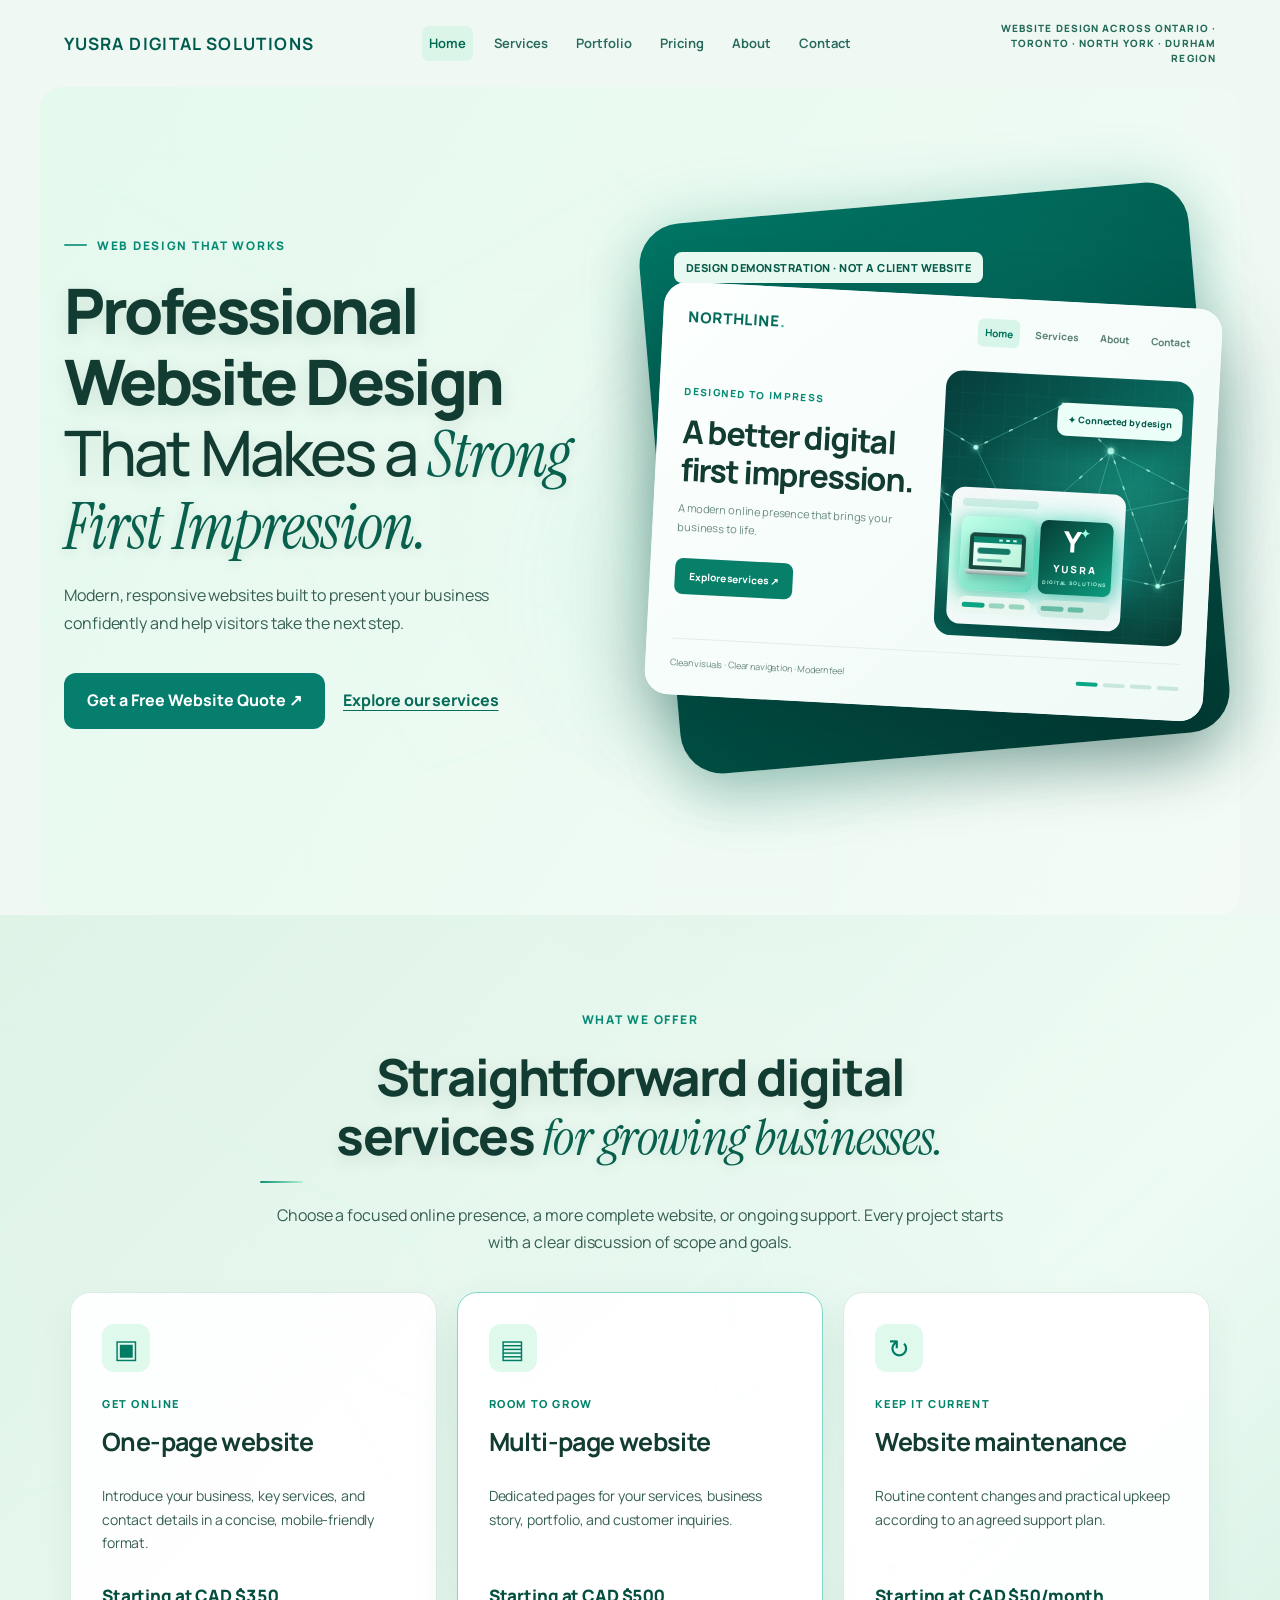
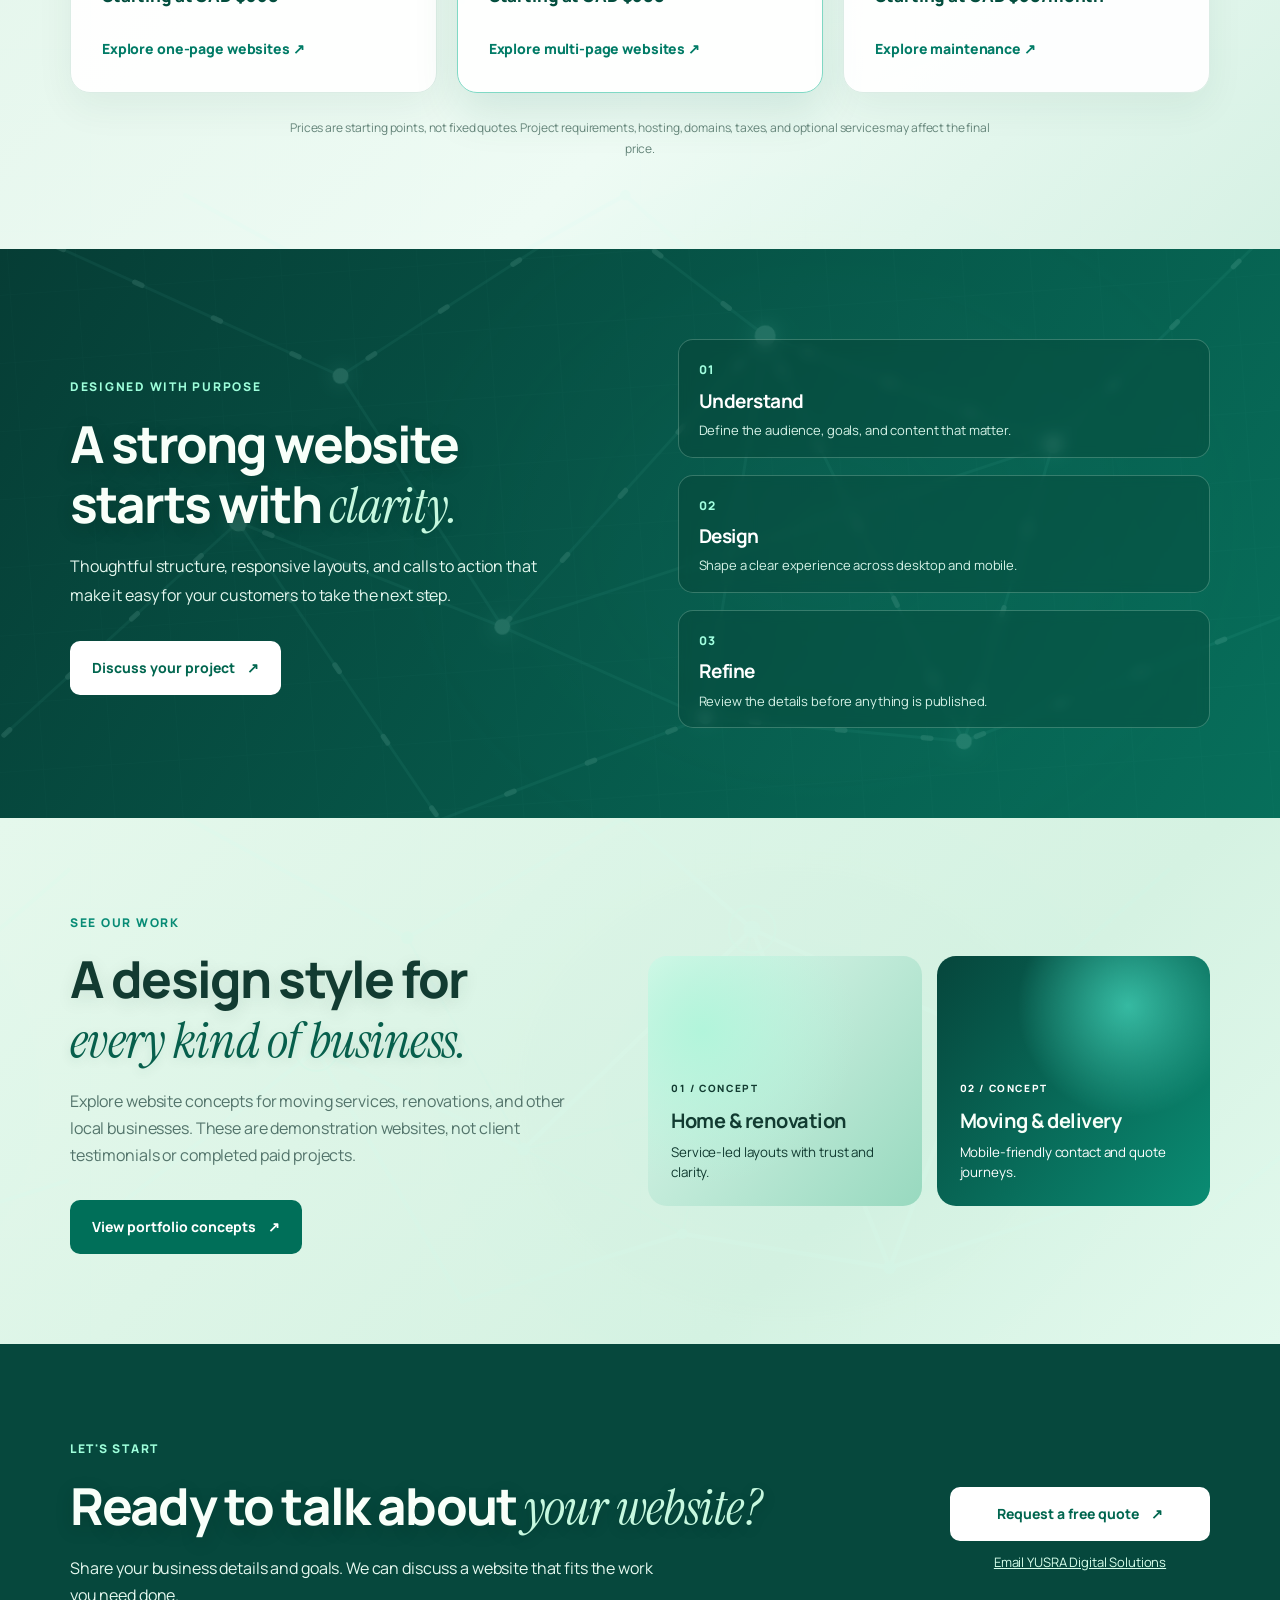
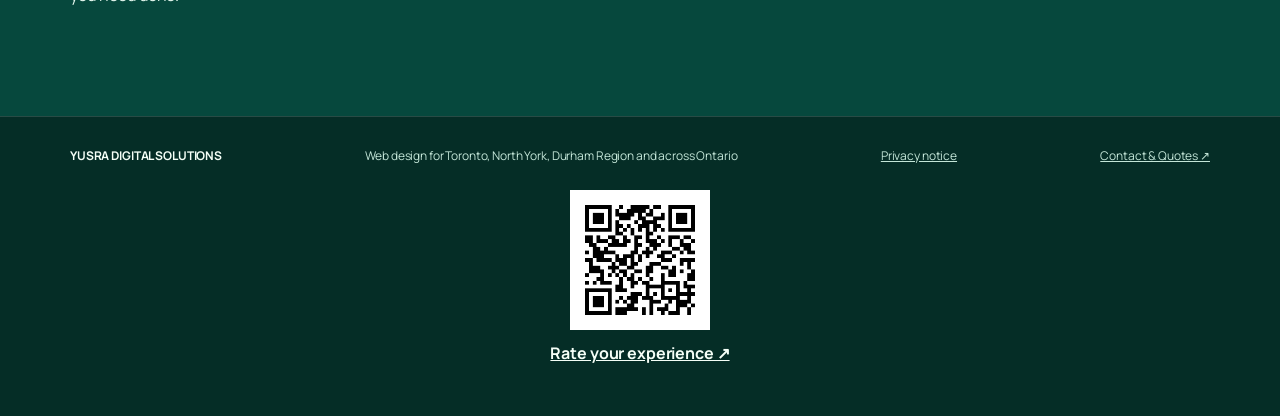
<file: index.html>
<!DOCTYPE html>

<html lang="en"><head><link href="https://fonts.googleapis.com" rel="preconnect"/><link crossorigin="" href="https://fonts.gstatic.com" rel="preconnect"/><link href="https://fonts.googleapis.com/css2?family=Instrument+Serif:ital@0;1&amp;family=Manrope:wght@400;500;600;700;800&amp;display=swap" rel="stylesheet"/><link href="https://fonts.googleapis.com/css2?family=DM+Sans:wght@400;500;600;700;800&amp;family=Space+Grotesk:wght@400;500;600;700&amp;display=swap" rel="stylesheet"/><meta charset="utf-8"/><meta content="width=device-width,initial-scale=1" name="viewport"/><title>Web Design in Durham Region & Toronto | YUSRA Digital Solutions</title><style>
:root{--deep:#042f2a;--green:#078b75;--mint:#bdf6df;--ink:#103831}*{box-sizing:border-box}body{margin:0;background:#f5f8f6;color:var(--ink);font-family:Inter,ui-sans-serif,system-ui,-apple-system,Segoe UI,sans-serif}header{max-width:1180px;margin:auto;padding:21px 24px;display:flex;align-items:center;justify-content:space-between}header strong{letter-spacing:.08em;font-size:17px;color:#005a4e}header span{font-size:12px;color:#6a827b}.hero-layout{min-height:calc(100vh - 72px);display:grid;grid-template-columns:1fr 1.05fr;gap:25px;align-items:center;max-width:1180px;margin:auto;padding:48px 24px 90px}.eyebrow{color:var(--green);font-weight:800;letter-spacing:.15em;font-size:12px}.intro h1{font-size:clamp(36px,4.8vw,65px);line-height:1.09;letter-spacing:-.055em;margin:16px 0 22px;max-width:600px}.intro p{color:#55746b;line-height:1.8;max-width:470px;font-size:16px}.cta{background:#067e6e;color:white;border-radius:12px;padding:14px 23px;display:inline-block;margin-top:20px;text-decoration:none;font-weight:700}.note{display:block;margin-top:22px;color:#718980;font-size:12px}.stage{position:relative;isolation:isolate;padding:50px 3px 50px 15px;min-width:0}.stage:before{content:"";position:absolute;inset:0 6px 5px 20px;border-radius:42px;background:linear-gradient(155deg,#007565,#023c35);transform:rotate(-5deg);box-shadow:0 26px 55px #084f4135}.glow{position:absolute;z-index:0;width:280px;height:280px;right:-20px;top:5%;border-radius:100%;background:#43d9ad;filter:blur(90px);opacity:.3}.window{position:relative;z-index:1;background:#fff;border-radius:24px;overflow:hidden;box-shadow:0 30px 75px #001e1c4d;transform:rotate(3deg);transition:transform .5s ease}.window:hover{transform:rotate(0deg) translateY(-6px)}.topbar{height:43px;background:#f3f7f7;border-bottom:1px solid #e5eeeb;display:flex;align-items:center;justify-content:space-between;padding:0 17px}.dots{display:flex;gap:6px}.dots i{width:8px;height:8px;background:#b2d9cf;border-radius:50%}.topbar small{color:#76938a;font-size:10px}.mock{padding:21px 25px 25px;background:linear-gradient(135deg,#fcfffe,#effaf6)}.mocknav{display:flex;justify-content:space-between;align-items:center;gap:8px;margin-bottom:25px}.brand{font-weight:900;font-size:15px;color:#056c5b;letter-spacing:-.04em}.links{display:flex;gap:8px}.links button{background:none;border:0;color:#5d8276;font-size:10px;font-weight:750;cursor:pointer;padding:7px;border-radius:6px}.links button.active,.links button:hover{background:#d8f5e9;color:#00745d}.content{display:grid;grid-template-columns:1fr 1fr;gap:13px;align-items:center;min-height:245px}.micro{font-size:10px;color:#078b75;font-weight:850;letter-spacing:.14em}.copy h2{font-size:clamp(21px,2.5vw,35px);line-height:1.08;letter-spacing:-.05em;margin:11px 0}.copy p{font-size:11px;line-height:1.7;color:#6b8b80}.action{border:0;background:#087f68;color:white;font-size:10px;padding:11px 14px;border-radius:8px;margin-top:10px;font-weight:800;cursor:pointer}.art{position:relative;min-height:235px;border-radius:17px;overflow:hidden;background:radial-gradient(circle at 35% 30%,#aaf4d9,transparent 45%),linear-gradient(150deg,#0fbb96,#05584e);display:grid;place-items:center}.art:before,.art:after{content:"";position:absolute;border:1px solid #d8fff85c;border-radius:50%;width:220px;height:220px;animation:orbit 11s linear infinite}.art:after{width:150px;height:150px;animation-direction:reverse}.floating{z-index:1;width:78%;padding:11px;border-radius:13px;background:#fff;box-shadow:0 15px 30px #023b3455;animation:float 4s ease-in-out infinite}.floatbar{height:8px;width:50%;background:#d4ece5;border-radius:8px;margin-bottom:10px}.tiles{display:grid;grid-template-columns:1fr 1fr;gap:6px}.tiles b{display:block;background:linear-gradient(135deg,#c0f2dd,#6cd7bf);height:58px;border-radius:8px}.tiles b:nth-child(2){background:linear-gradient(135deg,#0d8975,#1dc8a3)}.tiles b:nth-child(3){height:18px;background:#e8f3ef}.tiles b:nth-child(4){height:18px;background:#cdebe1}.chip{position:absolute;right:4%;top:17%;z-index:2;background:#fff;color:#096657;padding:9px 11px;border-radius:9px;font-size:9px;font-weight:850;box-shadow:0 9px 25px #04483c35;animation:float 5s ease-in-out infinite reverse}.footerbar{border-top:1px solid #e2eee9;display:flex;justify-content:space-between;align-items:center;gap:6px;padding-top:16px;margin-top:17px}.footerbar span{font-size:9px;color:#67887c}.progress{display:flex;gap:5px}.progress i{width:22px;height:4px;border-radius:3px;background:#c9e7dd}.progress i.on{background:#0ba686}.smallprint{font-size:12px;text-align:center;color:#66857a;margin:16px 0 0}.screenreader{position:absolute;left:-9999px}@keyframes float{50%{transform:translateY(-9px)}}@keyframes orbit{to{transform:rotate(360deg)}}@media(max-width:850px){.hero-layout{grid-template-columns:1fr;padding-top:30px}.intro h1{font-size:44px}.stage{max-width:650px;width:100%;margin:auto}.content{min-height:215px}}@media(max-width:450px){header{padding:20px 14px}.hero-layout{padding:25px 14px 55px}.intro h1{font-size:37px}.stage{padding:25px 3px 30px}.mock{padding:15px}.content{gap:7px;min-height:180px}.art{min-height:170px}.copy h2{font-size:22px}.copy p{font-size:10px}.links{gap:0}.links button{font-size:9px;padding:5px}.brand{font-size:12px}.floating{width:88%}.tiles b{height:41px}.tiles b:nth-child(n+3){height:13px}}@media(prefers-reduced-motion:reduce){*,*:before,*:after{animation:none!important;transition:none!important}}

/* The two formerly empty demo tiles now contain meaningful artwork. */
.tiles .tile{min-width:0;position:relative;overflow:hidden;border-radius:8px;min-height:74px;display:flex;align-items:center;justify-content:center}
.laptop-tile{background:linear-gradient(145deg,#c2ffe8,#69dabe)}
.laptop{width:77%;filter:drop-shadow(0 5px 5px #064a4540);animation:laptopBob 4.5s ease-in-out infinite}
.laptop-screen{aspect-ratio:1.55;background:#f6fffd;border:4px solid #174840;border-radius:5px 5px 2px 2px;overflow:hidden}
.laptop-nav{height:19%;background:#0b856e;display:flex;align-items:center;justify-content:flex-end;gap:3px;padding:0 5px}.laptop-nav span{width:10%;height:2px;background:#d6fff0;border-radius:2px}
.laptop-hero{height:81%;padding:10% 9%;background:linear-gradient(125deg,#effff8,#b5f3d9)}.laptop-title{width:83%;height:6px;background:#147966;border-radius:3px}.laptop-subtitle{width:65%;height:3px;background:#60b7a3;border-radius:2px;margin-top:5px}.laptop-button{width:36%;height:7px;background:#12a787;border-radius:3px;margin-top:8px}.laptop-base{height:5px;width:113%;margin-left:-6.5%;background:linear-gradient(#dce8e6,#819c97);border-radius:1px 1px 7px 7px}
.logo-tile{flex-direction:column;background:linear-gradient(135deg,#063e35,#0c9d7f);color:white;text-align:center;animation:logoGlow 5s ease-in-out infinite}.logo-emblem{font-weight:1000;font-size:29px;line-height:1;letter-spacing:-.12em}.logo-emblem span{font-size:12px;vertical-align:top;margin-left:2px;color:#9bffe2;letter-spacing:0}.logo-name{font-size:10px;font-weight:950;letter-spacing:.18em;margin-top:5px}.logo-subname{font-size:5px;font-weight:750;letter-spacing:.18em;color:#b5f8e3;margin-top:2px}
.detail-tile{min-height:17px!important;background:#e9f7f0;gap:4px;padding:4px!important;justify-content:flex-start!important}.detail-tile span{height:5px;width:24%;background:#97d5c1;border-radius:5px}.detail-tile span:first-child{width:36%;background:#0da484}.detail-tile.second{background:#cdebe1}.detail-tile.second span{background:#67baa4}
@keyframes laptopBob{50%{transform:translateY(-4px)}}@keyframes logoGlow{50%{filter:brightness(1.17)}}
@media(max-width:450px){.tiles .tile{min-height:53px}.laptop-screen{border-width:3px}.logo-emblem{font-size:21px}.logo-name{font-size:8px}.logo-subname{font-size:4px}.detail-tile{min-height:13px!important}}

/* V3: ambient glow behind the card; intentionally restrained and non-interactive. */
.stage{isolation:isolate}
.stage .glow{z-index:-1;width:clamp(260px,34vw,460px);height:clamp(260px,34vw,460px);right:-12%;top:6%;pointer-events:none;filter:blur(62px);opacity:.62;background:radial-gradient(circle at 45% 48%,rgba(30,210,160,.63) 0%,rgba(20,172,151,.30) 34%,rgba(38,191,178,.10) 59%,transparent 75%);animation:ambientBreath 8s ease-in-out infinite alternate}
.stage:after{content:"";position:absolute;z-index:-2;pointer-events:none;width:72%;aspect-ratio:1;left:-14%;bottom:-7%;border-radius:50%;filter:blur(58px);opacity:.47;background:radial-gradient(circle,rgba(33,193,177,.46) 0%,rgba(72,219,179,.18) 48%,transparent 73%);animation:ambientDrift 11s ease-in-out infinite alternate}
.stage:before{z-index:0;box-shadow:0 26px 55px #084f4135,0 0 62px rgba(32,175,143,.21)}
@keyframes ambientBreath{0%{transform:translate(-9px,11px) scale(.92);opacity:.38}100%{transform:translate(8px,-14px) scale(1.13);opacity:.66}}
@keyframes ambientDrift{0%{transform:translate(2%,-3%) scale(.95);opacity:.34}100%{transform:translate(-5%,4%) scale(1.13);opacity:.53}}
@media(prefers-reduced-motion:reduce){.stage .glow,.stage:after{animation:none!important}}

/* V4: clearly visible, localized glow directly behind the two featured tiles. */
.stage .glow{z-index:0;right:-8%;opacity:.42}
.floating{position:relative;isolation:isolate;overflow:visible}
.tiles{position:relative;isolation:isolate}
.tiles::before{content:"";position:absolute;z-index:-1;left:-14px;right:-14px;top:-14px;height:112px;border-radius:28px;background:radial-gradient(ellipse at 27% 50%,rgba(81,255,200,.85),transparent 62%),radial-gradient(ellipse at 74% 48%,rgba(25,211,197,.82),transparent 64%);filter:blur(15px);opacity:.9;pointer-events:none;animation:tileHaloPulse 6s ease-in-out infinite alternate}
.tiles .laptop-tile,.tiles .logo-tile{box-shadow:0 0 17px rgba(39,212,169,.37),0 6px 16px rgba(2,67,58,.2)}
@keyframes tileHaloPulse{from{opacity:.64;transform:scale(.96)}to{opacity:1;transform:scale(1.04)}}
@media(max-width:450px){.tiles::before{height:82px;left:-10px;right:-10px;filter:blur(12px)}}
@media(prefers-reduced-motion:reduce){.tiles::before{animation:none!important}}

/* V5: actual rotating globe with oceans, land and pulsing location lights. */
.art{min-height:306px;isolation:isolate;overflow:hidden;background:radial-gradient(ellipse at 60% 20%,#0d9986,#06473f 68%,#043b38)}
.art:before,.art:after{display:none}
.earth-globe{position:absolute;z-index:0;width:99%;max-width:340px;aspect-ratio:1;right:-10%;top:-19%;pointer-events:none;filter:drop-shadow(0 0 17px rgba(51,249,200,.46))}
.floating{z-index:2;max-width:195px;width:70%;justify-self:start;align-self:end;margin:0 0 12px 12px;background:rgba(255,255,255,.96)}
.chip{top:17%;right:3%;background:rgba(242,255,250,.94)}
@media(max-width:450px){.art{min-height:225px}.earth-globe{max-width:260px;right:-17%;top:-21%}.floating{width:74%;margin:0 0 9px 6px;padding:7px}.chip{font-size:7px;padding:6px 7px}}
@media(prefers-reduced-motion:reduce){.earth-globe{animation:none}}

/* YUSRA concept 10: quiet digital network rather than a spinning globe */
.art{background:linear-gradient(130deg,#063d3b 0%,#096e61 60%,#073932 100%);isolation:isolate;min-height:265px}
.art:before,.art:after{display:none}
.network-art{position:absolute;inset:0;width:100%;height:100%;z-index:0;pointer-events:none}
.network-nodes circle{filter:drop-shadow(0 0 4px #89ffe5);animation:twinkle 4s ease-in-out infinite}
.network-nodes circle:nth-child(2n){animation-delay:1.4s}.network-nodes circle:nth-child(3n){animation-delay:2.6s}
.node-halos circle{opacity:0;transform-box:fill-box;transform-origin:center;animation:halo 5s ease-out infinite}
.node-halos circle:nth-child(2){animation-delay:1.7s}.node-halos circle:nth-child(3){animation-delay:3.4s}
.signal-lines path{stroke-dasharray:3 30;stroke-dashoffset:0;opacity:.7;animation:signal 14s linear infinite}
.signal-lines path:nth-child(2){animation-duration:18s;animation-direction:reverse}.signal-lines path:nth-child(3){animation-duration:21s}
.floating{position:relative;z-index:3;box-shadow:0 16px 35px #001a1c70;animation:float 7s ease-in-out infinite}
.chip{z-index:3;right:4%;top:10%;background:#ebfff8;color:#075b4d;animation:none;box-shadow:0 7px 22px #0003}
.laptop{animation:laptopBob 7s ease-in-out infinite}
.glow{opacity:.15;filter:blur(75px)}
@keyframes signal{to{stroke-dashoffset:-264}}
@keyframes twinkle{0%,100%{opacity:.45}50%{opacity:1}}
@keyframes halo{0%{opacity:.75;transform:scale(.45)}55%,100%{opacity:0;transform:scale(1.8)}}
@media (prefers-reduced-motion:reduce){.signal-lines path,.network-nodes circle,.node-halos circle,.floating,.laptop{animation:none!important}.network-nodes circle{opacity:.85}}


/* v11 homepage design review — approval-safe additions. Original Version 10 artwork is unchanged. */
html{scroll-behavior:smooth;overflow-x:clip}body{overflow-x:clip}a:focus-visible,button:focus-visible{outline:3px solid #11aa8d;outline-offset:3px}
.site-navigation{display:flex;flex-wrap:wrap;gap:22px;align-items:center}.site-navigation a{font-size:13px;font-weight:750;text-decoration:none;color:#27695d}.site-navigation a:hover{text-decoration:underline}
.section-container{width:min(1140px,calc(100% - 44px));margin:auto}.review-section{scroll-margin-top:25px;padding:90px 0}.section-title{text-align:center;max-width:760px;margin:0 auto 35px}.section-title h2,.emerald-copy h2,.portfolio-layout h2,.contact-layout h2{font-size:clamp(34px,4vw,51px);line-height:1.12;letter-spacing:-.048em;margin:14px 0 19px}.section-title p,.portfolio-layout p{color:#53746b;line-height:1.7;font-size:16px}
.services-section{background:#f0f7f4}.service-grid{display:grid;grid-template-columns:repeat(3,minmax(0,1fr));gap:20px}.service-card{display:flex;flex-direction:column;min-width:0;background:#fff;border:1px solid #dbece5;border-radius:20px;padding:31px;box-shadow:0 15px 38px rgba(5,65,49,.06)}.service-card.featured{border-color:#80d9c5;box-shadow:0 20px 45px rgba(1,99,75,.12)}.service-icon{width:48px;height:48px;border-radius:12px;display:grid;place-items:center;font-size:26px;background:#dff9ed;color:#007c65}.service-tag{font-size:11px;font-weight:800;letter-spacing:.16em;text-transform:uppercase;color:#00846b;margin-top:23px}.service-card h3{font-size:25px;letter-spacing:-.04em;line-height:1.18;margin:12px 0}.service-card p{color:#5d7d73;line-height:1.7;font-size:14px}.service-card .service-price{margin-top:auto;padding-top:13px;color:#007e68;font-size:17px;font-weight:850}.service-link{font-size:14px;font-weight:800;color:#007b66;text-decoration:none;margin-top:9px}.service-link:hover{text-decoration:underline}.disclaimer{text-align:center;font-size:12px;color:#648479;margin:25px auto 0;max-width:710px}
.emerald-section{background:linear-gradient(122deg,#063d35,#076f5b);color:#fff;position:relative;overflow:hidden;isolation:isolate}.emerald-inner{position:relative;display:grid;grid-template-columns:1fr 1fr;gap:75px;align-items:center;min-height:350px}.emerald-art{position:absolute;inset:-135px -110px;opacity:.16;z-index:-1;pointer-events:none;transform:rotate(-4deg)}.emerald-art svg{width:100%;height:100%;object-fit:cover}.emerald-copy .eyebrow{color:#9effdb}.emerald-copy h2{max-width:650px}.emerald-copy p{color:#d4f6e9;line-height:1.8;max-width:500px}.emerald-features{display:grid;gap:17px}.emerald-features>div{border:1px solid rgba(208,255,235,.24);border-radius:15px;padding:15px 20px;background:rgba(4,50,40,.28);backdrop-filter:blur(6px)}.emerald-features span{color:#a2ffe0;font-size:12px;font-weight:800;letter-spacing:.1em}.emerald-features h3{font-size:19px;margin:6px 0}.emerald-features p{font-size:13px;color:#d6f3e8;margin:0}.button{display:inline-flex;align-items:center;justify-content:center;gap:12px;text-align:center;padding:15px 22px;border-radius:10px;font-size:14px;font-weight:800;text-decoration:none;margin-top:15px}.button-light{background:#fff;color:#00664f}.button-dark{background:#006f59;color:#fff}
.portfolio-section{background:white}.portfolio-layout{display:grid;grid-template-columns:.95fr 1.05fr;gap:70px;align-items:center}.project-tiles{display:grid;grid-template-columns:1fr 1fr;gap:15px}.project-tile{display:flex;min-height:250px;flex-direction:column;justify-content:end;border-radius:19px;padding:23px;background:radial-gradient(circle at 20% 30%,#b2f5db,transparent 55%),linear-gradient(130deg,#e3f9ee,#98d9bf)}.project-tile.dark{background:radial-gradient(circle at 70% 20%,#36baa2,transparent 40%),linear-gradient(130deg,#06463c,#0a8c73);color:#fff}.project-tile span{font-size:10px;letter-spacing:.16em;font-weight:800}.project-tile strong{font-size:20px;letter-spacing:-.02em;margin:10px 0}.project-tile small{line-height:1.5}
.final-cta{background:#06483d;color:#fff}.final-cta .eyebrow{color:#9effdb}.contact-layout{display:flex;justify-content:space-between;align-items:center;gap:40px}.contact-layout p{color:#d4eee3;max-width:600px}.contact-actions{display:flex;flex-direction:column;align-items:center;gap:10px;min-width:260px}.contact-actions .button{margin:0;width:100%}.contact-mail{color:#d7ffec;font-size:13px}
.review-footer{background:#052d26;color:#f5fff7;padding:29px 0 25px}.review-footer .section-container{display:flex;align-items:center;justify-content:space-between;flex-wrap:wrap;gap:18px;font-size:12px}.review-footer span{color:#c4e6d8}.review-footer a{color:#c4e6d8}.review-footer p{font-size:11px;color:#accfc1;text-align:center;margin:18px 10px 0}
@media(max-width:950px){.site-navigation{gap:10px}.site-navigation a{font-size:11px}.hero-layout{gap:28px}.service-card{padding:22px}.emerald-inner,.portfolio-layout{gap:30px}}
@media(max-width:850px){header{flex-direction:column;gap:14px}.service-grid{grid-template-columns:1fr}.service-card{max-width:none}.emerald-inner,.portfolio-layout{grid-template-columns:1fr}.contact-layout{flex-direction:column;align-items:flex-start}.contact-actions{align-items:stretch}}
@media(max-width:480px){.review-section{padding:65px 0}.site-navigation{justify-content:center;gap:15px}.section-container{width:calc(100% - 34px)}.project-tiles{grid-template-columns:1fr 1fr;gap:8px}.project-tile{min-height:220px;padding:13px}.project-tile strong{font-size:16px}.hero-layout{padding-bottom:55px}.emerald-art{inset:0 -60px}.contact-actions{width:100%;min-width:0}}
@media(prefers-reduced-motion:reduce){html{scroll-behavior:auto}}

.review-flag{text-align:center;color:#075446;background:#dff9ec;font-weight:750;font-size:11px;letter-spacing:.06em;padding:9px 12px}


/* Version 18: consistent emerald identity with restrained effects in dense sections */
html,body{overflow-x:clip}
body{background:#eff8f3}
header{max-width:1200px}
.site-navigation{gap:14px;justify-content:center}
.site-navigation a{padding:6px 7px;border-radius:7px}
.site-navigation a[aria-current=page]{background:#dcf5e9;color:#006853}
.hero-layout{max-width:1200px;background:linear-gradient(125deg,rgba(218,250,231,.5),rgba(245,252,248,.8));border-radius:22px;position:relative}
.hero-layout::before{content:"";background:url('assets/network-field.svg') center/cover no-repeat;opacity:.055;position:absolute;inset:0;pointer-events:none;z-index:0}
.hero-layout>*{position:relative;z-index:1}
.services-section,.portfolio-section{position:relative;isolation:isolate}
.services-section{background:linear-gradient(135deg,#dff3e7,#eefbf4 65%,#d6f1e4)}
.portfolio-section{background:linear-gradient(135deg,#e5f8ec,#d5f2e2 68%,#e2f9ed)}
.services-section::before,.portfolio-section::before{content:"";position:absolute;inset:0;background:url('assets/network-field.svg') center/1100px auto repeat;opacity:.09;pointer-events:none;z-index:-1}
.service-card{background:rgba(255,255,255,.94)}
.portfolio-layout{position:relative}
.review-footer{border-top:1px solid rgba(255,255,255,.14)}
@media(max-width:700px){header{padding:15px 18px}.site-navigation{gap:4px 9px}.site-navigation a{font-size:11px;padding:5px}.hero-layout{border-radius:0}.review-flag{font-size:10px}}

/* YUSRA Typography Concept 13: display hierarchy and restrained graphic accents.
   Text remains selectable/accessible; no headings are flattened into images. */
:root{--v15-display:'Space Grotesk','Trebuchet MS','Segoe UI',sans-serif;--v15-body:'DM Sans','Segoe UI',Arial,sans-serif}
body{font-family:var(--v15-body);font-optical-sizing:auto}
h1,h2,h3,.brand,.cta,.button,.button-outline,.button-light{font-family:var(--v15-display)}
h1,h2{font-weight:700;letter-spacing:-.055em;text-wrap:balance}
h1{line-height:1.06}
h2{line-height:1.12}
h3{font-weight:650;letter-spacing:-.027em}
.v13-kicker{position:relative;letter-spacing:.24em!important;font-family:var(--v15-display);font-size:.74rem!important;font-weight:700!important}
.v13-kicker::before{content:'';display:inline-block;width:23px;height:2px;vertical-align:middle;margin:0 10px 3px 0;background:currentColor;border-radius:1px;opacity:.8}
h1 .v13-headline-lead,h1 .v13-headline-flow{display:block}
h1 .v13-headline-lead{font-weight:700}
h1 .v13-headline-flow{font-weight:500}
h1 .v13-headline-accent{font-style:normal;font-weight:700;position:relative;display:inline;box-decoration-break:clone;-webkit-box-decoration-break:clone;color:#baffdc}
h1 .v13-headline-accent::after{content:'';height:.065em;border-radius:999px;background:linear-gradient(90deg,#7effce,#d2ffe8 70%,transparent);position:absolute;bottom:-.075em;left:0;right:4%;opacity:.85}
.network-hero h1{max-width:900px;letter-spacing:-.06em}
.network-hero h1 .v13-headline-flow{color:#f4fff9}
.network-hero h1 .v13-headline-accent{color:#b9ffe4}
.section-heading h2,.section-title h2{position:relative;padding-bottom:17px}
.section-heading h2::after,.section-title h2::after{content:'';position:absolute;bottom:0;left:0;width:55px;height:4px;background:linear-gradient(90deg,#009b79,#9cf7cb);border-radius:4px}
.section-heading h2{max-width:800px}
.section-heading p{font-size:1.03rem;line-height:1.75}
.card h3,.service-card h3{letter-spacing:-.03em}
.button,.cta,.nav a{letter-spacing:.005em}
@media(max-width:760px){.network-hero h1{font-size:clamp(2.3rem,8vw,3.5rem);letter-spacing:-.055em}.v13-kicker{letter-spacing:.17em!important}}
@media(max-width:420px){h1 .v13-headline-lead,h1 .v13-headline-flow{overflow-wrap:normal}h1 .v13-headline-accent::after{opacity:.7}}
@media(prefers-reduced-motion:reduce){h1 .v13-headline-accent{animation:none!important}}

/* Homepage-specific display styling over the V12 original */
.intro h1{font-family:var(--v15-display);font-weight:700;letter-spacing:-.066em;line-height:1.075;text-wrap:balance;max-width:730px}
.intro h1 .v13-headline-lead{font-weight:700}
.intro h1 .v13-headline-flow{font-weight:500}
.intro h1 .v13-headline-accent{color:#006d59}
.intro h1 .v13-headline-accent::after{background:linear-gradient(90deg,#01a381,#66d8b2);height:.065em}
.section-title h2,.emerald-copy h2,.portfolio-layout h2,.final-cta h2{font-family:var(--v15-display);font-weight:700;letter-spacing:-.045em;text-wrap:balance}
@media(max-width:560px){.intro h1{font-size:clamp(2.25rem,8.5vw,3.6rem)!important}}

/* Conversion and trust clarity: visually identify the concept, improve mobile tap areas. */
.hero-cta-actions{display:flex;align-items:center;gap:18px;flex-wrap:wrap}
.hero-secondary-link{display:inline-flex;align-items:center;min-height:44px;font-weight:750;color:#076c59;text-decoration:underline;text-underline-offset:4px;margin-top:20px}
.demo-disclosure{position:relative;z-index:3;display:table;max-width:100%;margin:0 0 12px 20px;padding:8px 12px;border-radius:8px;background:#e8f9f1;color:#075a48;font-size:11px;font-weight:850;letter-spacing:.045em;line-height:1.4}
@media(max-width:450px){.hero-cta-actions{gap:6px}.hero-cta-actions .cta{width:100%;text-align:center}.hero-secondary-link{margin-top:10px}.demo-disclosure{margin-left:0;font-size:10px}}
</style><link href="assets/typography-v18.css" rel="stylesheet"/><meta content="Modern website design for small businesses in Durham Region, Toronto and across Ontario. Mobile-friendly websites, transparent starting prices and easy quotes." name="description"/><meta content="index,follow" name="robots"/><meta content="#065b4b" name="theme-color"/><meta content="website" property="og:type"/><meta content="YUSRA Digital Solutions" property="og:site_name"/><meta content="Web Design in Durham Region & Toronto | YUSRA Digital Solutions" property="og:title"/><meta content="Modern website design for small businesses in Durham Region, Toronto and across Ontario. Mobile-friendly websites, transparent starting prices and easy quotes." property="og:description"/><meta content="https://www.yusradigitalsolutions.ca/" property="og:url"/><link href="https://www.yusradigitalsolutions.ca/" rel="canonical"/><link href="favicon.svg" rel="icon" type="image/svg+xml"/><meta content="iW2JBrKEioHnUhpqhcLkf6cpmU9L_zcJbJJkE-sLpAA" name="google-site-verification"/><meta content="_Pc807UWmlaTxn0rJRSMlF62XzxDQozgQ8eq3YYesTk" name="google-site-verification"/><script type="application/ld+json">{"@context":"https://schema.org","@type":"ProfessionalService","name":"YUSRA Digital Solutions","url":"https://www.yusradigitalsolutions.ca/","telephone":"+1-416-508-9315","email":"info@yusradigitalsolutions.ca","areaServed":[{"@type":"Place","name":"Toronto"},{"@type":"Place","name":"North York"},{"@type":"Place","name":"Durham Region"},{"@type":"Place","name":"Ontario"}],"description":"Responsive website design, maintenance and web services for small businesses across Ontario."}</script><link href="assets/yusra-production-v18.css" rel="stylesheet"/></head><body><header><strong>YUSRA DIGITAL SOLUTIONS</strong><nav aria-label="Main navigation" class="site-navigation"><a aria-current="page" href="index.html">Home</a><a href="services.html">Services</a><a href="portfolio.html">Portfolio</a><a href="pricing.html">Pricing</a><a href="about.html">About</a><a href="contact.html">Contact</a></nav><span>WEBSITE DESIGN ACROSS ONTARIO · TORONTO · NORTH YORK · DURHAM REGION</span></header><main id="main"><div class="hero-layout"><div class="intro"><span class="eyebrow v13-kicker">WEB DESIGN THAT WORKS</span><h1><span class="v13-headline-lead">Professional Website Design </span><span class="v13-headline-flow">That Makes a <em class="v13-headline-accent">Strong First Impression.</em></span></h1><p>Modern, responsive websites built to present your business confidently and help visitors take the next step.</p><div class="hero-cta-actions"><a class="cta" href="contact.html">Get a Free Website Quote ↗</a><a class="hero-secondary-link" href="#services">Explore our services</a></div></div><section aria-label="Illustrative website design demonstration, not a client project" class="stage" id="preview"><p class="demo-disclosure">DESIGN DEMONSTRATION · NOT A CLIENT WEBSITE</p><div class="glow"></div><div class="window"><div class="mock"><nav class="mocknav"><div class="brand">NORTHLINE<span style="color:#22b792">.</span></div><div class="links"><button class="active" data-page="home">Home</button><button data-page="services">Services</button><button data-page="about">About</button><button data-page="contact">Contact</button></div></nav><div class="content"><div class="copy"><div class="micro" id="kicker">DESIGNED TO IMPRESS</div><h2 id="title">A better digital first impression.</h2><p id="desc">A modern online presence that brings your business to life.</p><button aria-label="Preview the sample website services" class="action" id="action">Explore services ↗</button></div><div class="art"><svg aria-hidden="true" class="network-art" preserveaspectratio="xMidYMid slice" viewbox="0 0 520 320" xmlns="http://www.w3.org/2000/svg"><defs><pattern height="26" id="microgrid" patternunits="userSpaceOnUse" width="26"><path d="M26 0H0V26" fill="none" stroke="#84efdb" stroke-opacity=".11" stroke-width=".7"></path></pattern><radialgradient id="halor"><stop stop-color="#36bfa8" stop-opacity=".32"></stop><stop offset="1" stop-color="#36bfa8" stop-opacity="0"></stop></radialgradient></defs><rect fill="url(#microgrid)" height="320" width="520"></rect><ellipse cx="330" cy="165" fill="url(#halor)" rx="185" ry="155"></ellipse><g class="network-lines" fill="none" stroke="#7afbe4" stroke-opacity=".32" stroke-width="1.1"><path d="M12 220 L107 145 L205 192 L313 88 L420 137 L510 60"></path><path d="M45 35 L150 92 L253 35 L313 88 L378 248 L509 207"></path><path d="M107 145 L176 264 L280 232 L378 248 L420 137"></path><path d="M205 192 L280 232 L313 88"></path><path d="M150 92 L205 192 L420 137"></path></g><g class="signal-lines" fill="none" stroke="#c4fff0" stroke-linecap="round" stroke-width="2"><path d="M12 220 L107 145 L205 192 L313 88 L420 137 L510 60"></path><path d="M45 35 L150 92 L253 35 L313 88 L378 248 L509 207"></path><path d="M107 145 L176 264 L280 232 L378 248 L420 137"></path></g><g class="network-nodes" fill="#b5ffed"><circle cx="107" cy="145" r="3.5"></circle><circle cx="205" cy="192" r="3"></circle><circle cx="313" cy="88" r="4"></circle><circle cx="420" cy="137" r="3.5"></circle><circle cx="150" cy="92" r="3"></circle><circle cx="378" cy="248" r="3"></circle><circle cx="280" cy="232" r="2.5"></circle><circle cx="253" cy="35" r="2.5"></circle></g><g class="node-halos" fill="none" stroke="#aaffea"><circle cx="313" cy="88" r="11"></circle><circle cx="420" cy="137" r="9"></circle><circle cx="107" cy="145" r="10"></circle></g></svg><div class="chip" id="chip">✦ Connected by design</div><div class="floating"><div class="floatbar"></div><div class="tiles"><div role="img" aria-label="Modern laptop displaying a website" class="tile laptop-tile"><div class="laptop"><div class="laptop-screen"><div class="laptop-nav"><span></span><span></span><span></span></div><div class="laptop-hero"><div class="laptop-title"></div><div class="laptop-subtitle"></div><div class="laptop-button"></div></div></div><div class="laptop-base"></div></div></div><div aria-label="YUSRA Digital Solutions branding" class="tile logo-tile"><div class="logo-emblem">Y<span>✦</span></div><div class="logo-name">YUSRA</div><div class="logo-subname">DIGITAL SOLUTIONS</div></div><div class="tile detail-tile"><span></span><span></span><span></span></div><div class="tile detail-tile second"><span></span><span></span></div></div></div></div></div><div class="footerbar"><span id="caption">Clean visuals · Clear navigation · Modern feel</span><div aria-hidden="true" class="progress"><i class="on"></i><i></i><i></i><i></i></div></div></div></div></section></div>
<section aria-labelledby="services-heading" class="review-section services-section" id="services">
<div class="section-container">
<div class="section-title"><span class="eyebrow">WHAT WE OFFER</span><h2 id="services-heading">Straightforward digital services <em class="editorial-accent">for growing businesses.</em></h2><p>Choose a focused online presence, a more complete website, or ongoing support. Every project starts with a clear discussion of scope and goals.</p></div>
<div class="service-grid">
<article class="service-card"><div aria-hidden="true" class="service-icon">▣</div><span class="service-tag">Get online</span><h3>One-page website</h3><p>Introduce your business, key services, and contact details in a concise, mobile-friendly format.</p><p class="service-price">Starting at CAD $350</p><a class="service-link" href="services.html#one-page">Explore one-page websites <span aria-hidden="true">↗</span></a></article>
<article class="service-card featured"><div aria-hidden="true" class="service-icon">▤</div><span class="service-tag">Room to grow</span><h3>Multi-page website</h3><p>Dedicated pages for your services, business story, portfolio, and customer inquiries.</p><p class="service-price">Starting at CAD $500</p><a class="service-link" href="services.html#multi-page">Explore multi-page websites <span aria-hidden="true">↗</span></a></article>
<article class="service-card"><div aria-hidden="true" class="service-icon">↻</div><span class="service-tag">Keep it current</span><h3>Website maintenance</h3><p>Routine content changes and practical upkeep according to an agreed support plan.</p><p class="service-price">Starting at CAD $50/month</p><a class="service-link" href="services.html#maintenance">Explore maintenance <span aria-hidden="true">↗</span></a></article>
</div>
<p class="disclaimer">Prices are starting points, not fixed quotes. Project requirements, hosting, domains, taxes, and optional services may affect the final price.</p>
</div>
</section>
<section aria-labelledby="approach-heading" class="review-section emerald-section" id="approach">
<div class="section-container emerald-inner">
<div aria-hidden="true" class="emerald-art"><svg aria-hidden="true" class="network-art" preserveaspectratio="xMidYMid slice" viewbox="0 0 520 320" xmlns="http://www.w3.org/2000/svg"><defs><pattern height="26" id="microgrid2" patternunits="userSpaceOnUse" width="26"><path d="M26 0H0V26" fill="none" stroke="#84efdb" stroke-opacity=".11" stroke-width=".7"></path></pattern><radialgradient id="halor2"><stop stop-color="#36bfa8" stop-opacity=".32"></stop><stop offset="1" stop-color="#36bfa8" stop-opacity="0"></stop></radialgradient></defs><rect fill="url(#microgrid2)" height="320" width="520"></rect><ellipse cx="330" cy="165" fill="url(#halor2)" rx="185" ry="155"></ellipse><g class="network-lines" fill="none" stroke="#7afbe4" stroke-opacity=".32" stroke-width="1.1"><path d="M12 220 L107 145 L205 192 L313 88 L420 137 L510 60"></path><path d="M45 35 L150 92 L253 35 L313 88 L378 248 L509 207"></path><path d="M107 145 L176 264 L280 232 L378 248 L420 137"></path><path d="M205 192 L280 232 L313 88"></path><path d="M150 92 L205 192 L420 137"></path></g><g class="signal-lines" fill="none" stroke="#c4fff0" stroke-linecap="round" stroke-width="2"><path d="M12 220 L107 145 L205 192 L313 88 L420 137 L510 60"></path><path d="M45 35 L150 92 L253 35 L313 88 L378 248 L509 207"></path><path d="M107 145 L176 264 L280 232 L378 248 L420 137"></path></g><g class="network-nodes" fill="#b5ffed"><circle cx="107" cy="145" r="3.5"></circle><circle cx="205" cy="192" r="3"></circle><circle cx="313" cy="88" r="4"></circle><circle cx="420" cy="137" r="3.5"></circle><circle cx="150" cy="92" r="3"></circle><circle cx="378" cy="248" r="3"></circle><circle cx="280" cy="232" r="2.5"></circle><circle cx="253" cy="35" r="2.5"></circle></g><g class="node-halos" fill="none" stroke="#aaffea"><circle cx="313" cy="88" r="11"></circle><circle cx="420" cy="137" r="9"></circle><circle cx="107" cy="145" r="10"></circle></g></svg></div>
<div class="emerald-copy"><span class="eyebrow">DESIGNED WITH PURPOSE</span><h2 id="approach-heading">A strong website starts with <em class="editorial-accent">clarity.</em></h2><p>Thoughtful structure, responsive layouts, and calls to action that make it easy for your customers to take the next step.</p><a class="button button-light" href="#contact">Discuss your project <span aria-hidden="true">↗</span></a></div>
<div aria-label="What matters in our process" class="emerald-features">
<div><span>01</span><h3>Understand</h3><p>Define the audience, goals, and content that matter.</p></div>
<div><span>02</span><h3>Design</h3><p>Shape a clear experience across desktop and mobile.</p></div>
<div><span>03</span><h3>Refine</h3><p>Review the details before anything is published.</p></div>
</div>
</div>
</section>
<section aria-labelledby="portfolio-heading" class="review-section portfolio-section" id="portfolio">
<div class="section-container portfolio-layout">
<div><span class="eyebrow">SEE OUR WORK</span><h2 id="portfolio-heading">A design style for <em class="editorial-accent">every kind of business.</em></h2><p>Explore website concepts for moving services, renovations, and other local businesses. These are demonstration websites, not client testimonials or completed paid projects.</p><a class="button button-dark" href="portfolio.html">View portfolio concepts <span aria-hidden="true">↗</span></a></div>
<div aria-label="Example website categories" class="project-tiles"><div class="project-tile"><span>01 / CONCEPT</span><strong>Home &amp; renovation</strong><small>Service-led layouts with trust and clarity.</small></div><div class="project-tile dark"><span>02 / CONCEPT</span><strong>Moving &amp; delivery</strong><small>Mobile-friendly contact and quote journeys.</small></div></div>
</div>
</section>
<section aria-labelledby="contact-heading" class="review-section final-cta" id="contact">
<div class="section-container contact-layout"><div><span class="eyebrow">LET'S START</span><h2 id="contact-heading">Ready to talk about <em class="editorial-accent">your website?</em></h2><p>Share your business details and goals. We can discuss a website that fits the work you need done.</p></div><div class="contact-actions"><a class="button button-light" href="contact.html">Request a free quote <span aria-hidden="true">↗</span></a><a class="contact-mail" href="mailto:info@yusradigitalsolutions.ca">Email YUSRA Digital Solutions</a></div></div>
</section>
</main><footer class="review-footer"><div class="section-container"><strong>YUSRA DIGITAL SOLUTIONS</strong><span>Web design for Toronto, North York, Durham Region and across Ontario</span><a href="privacy.html">Privacy notice</a><a href="contact.html">Contact &amp; Quotes ↗</a></div><div style="padding:1.5rem;text-align:center"><a href="rate.html" style="display:inline-grid;justify-items:center;gap:.6rem;color:inherit"><img src="[data-uri]" width="140" height="140" alt="Scan to rate your project with YUSRA"><strong>Rate your experience ↗</strong></a></div></footer><script>const data={home:['DESIGNED TO IMPRESS','A better digital first impression.','A modern online presence that brings your business to life.','Explore services ↗','✦ Responsive design','Clean visuals · Clear navigation · Modern feel'],services:['SERVICES','Everything your online presence needs.','Responsive websites, clean branding, and practical digital experiences.','See what we offer ↗','✦ Web + branding','Modern websites · Digital identity · Clear delivery'],about:['ABOUT','Thoughtful design, real-world purpose.','YUSRA builds approachable online experiences for growing businesses.','Get to know us ↗','✦ Built with care','Clarity · Usability · Attention to detail'],contact:['GET IN TOUCH','Your next project starts here.','Tell us what you are planning and we can discuss the right website approach.','Contact YUSRA ↗','✦ Start a conversation','Professional presentation · Easy next steps']};
function show(page){const d=data[page]||data.home; ['kicker','title','desc','action','chip','caption'].forEach((id,i)=>document.getElementById(id).textContent=d[i]);document.querySelectorAll('[data-page]').forEach(b=>{b.classList.toggle('active',b.dataset.page===page);b.setAttribute('aria-pressed',String(b.dataset.page===page))})}
document.querySelectorAll('[data-page]').forEach(b=>b.addEventListener('click',()=>show(b.dataset.page)));
document.getElementById('action').addEventListener('click',()=>show('services'));
</script></body></html>
</file>
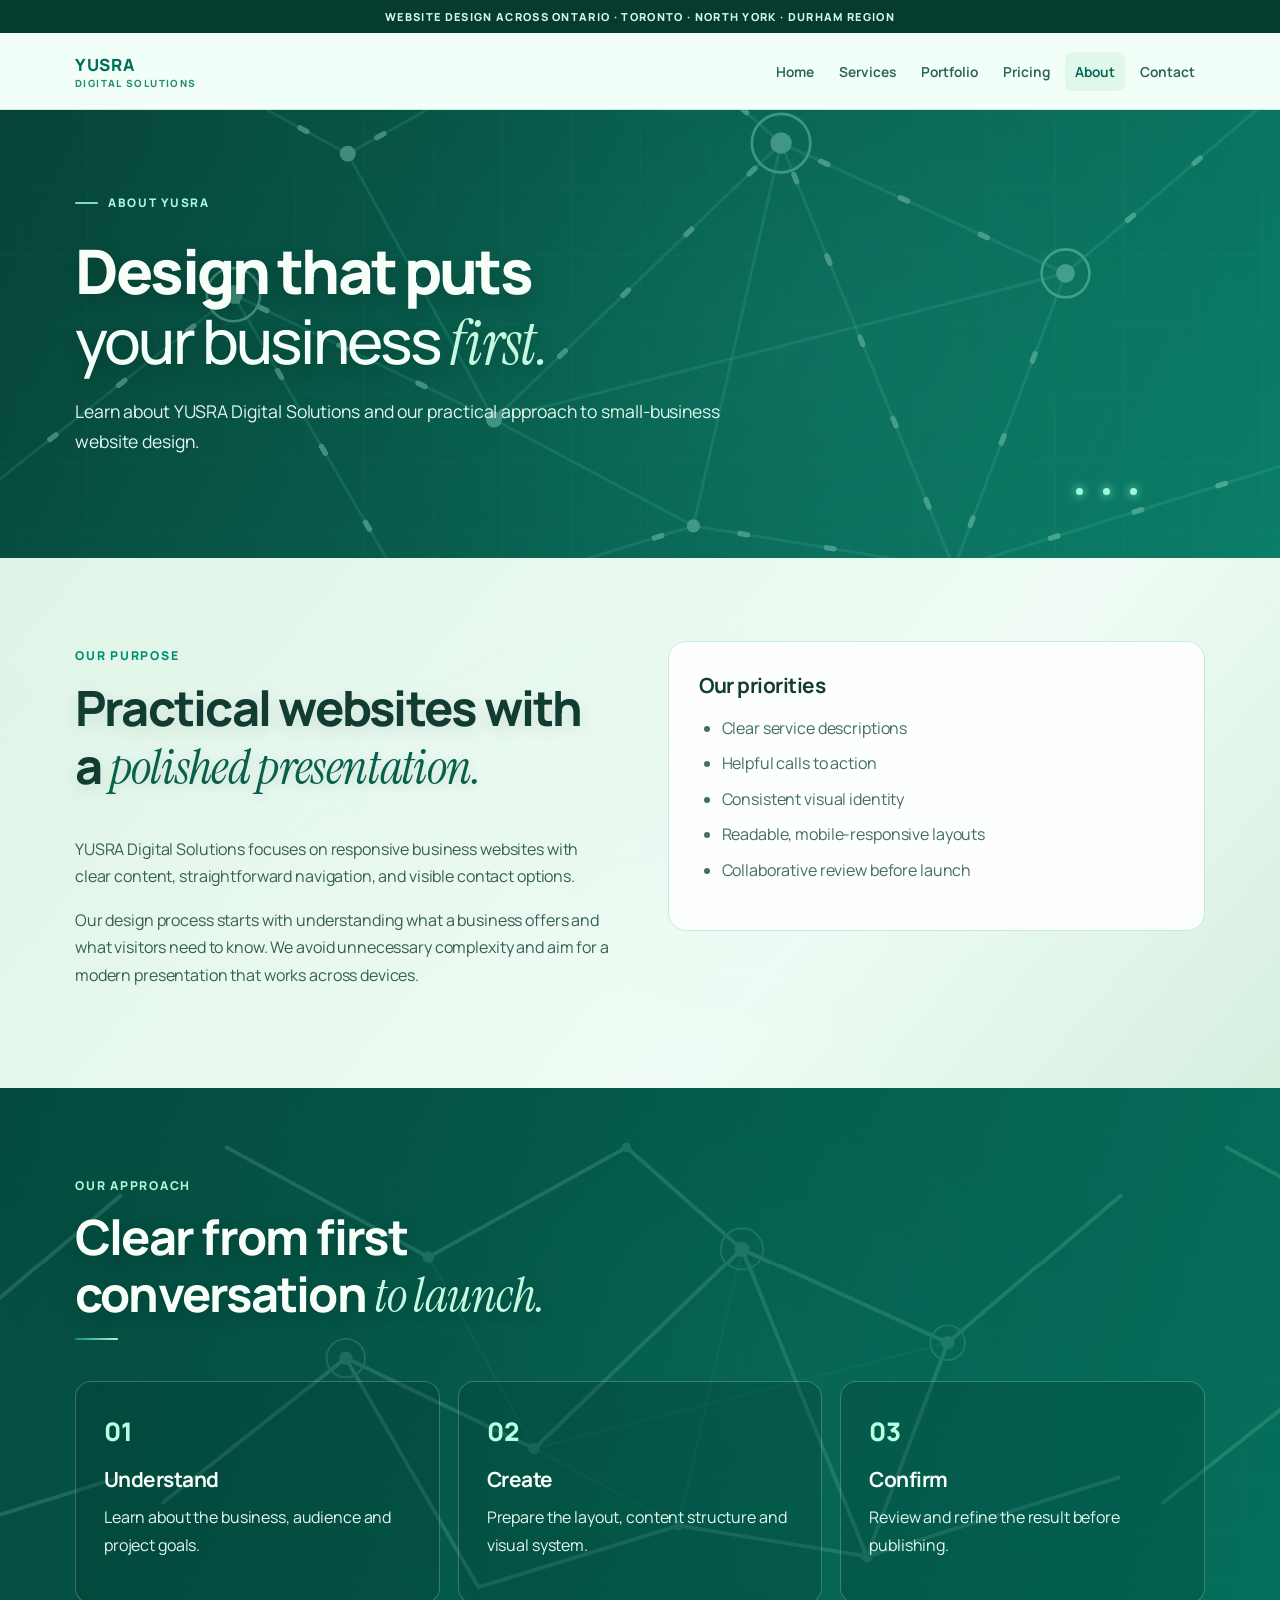
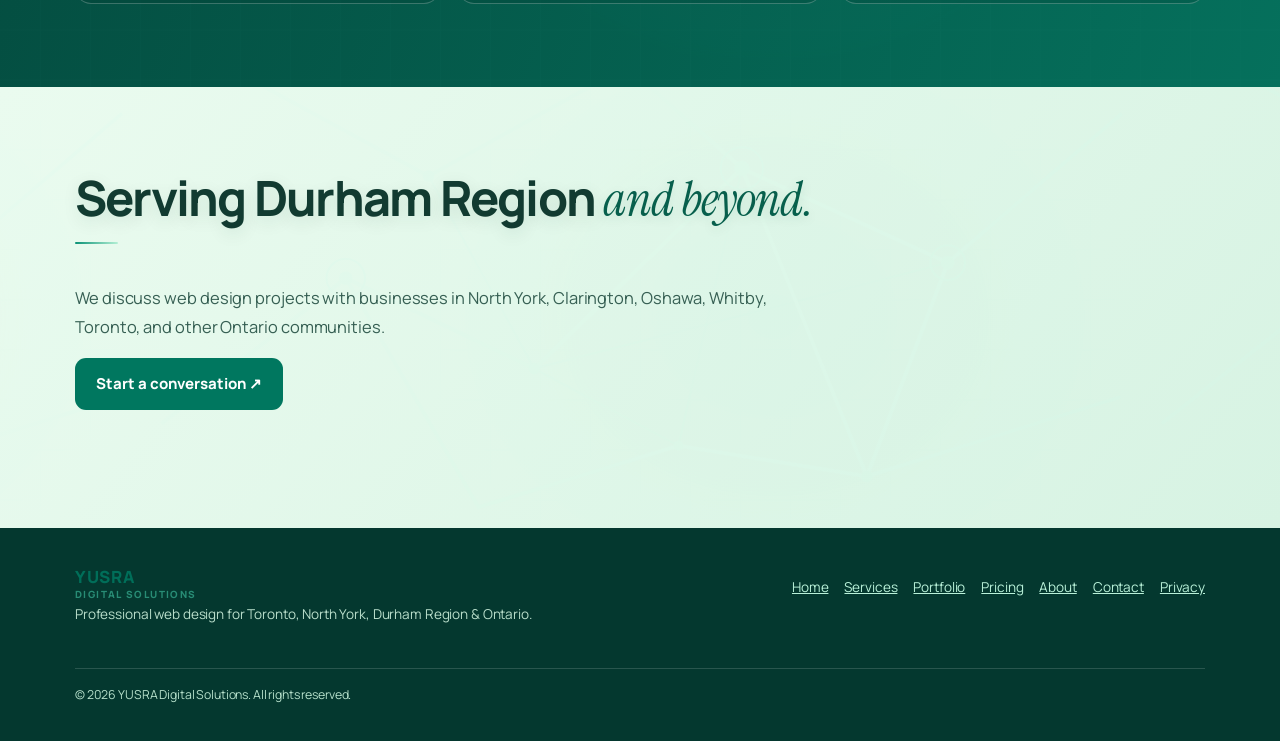
<file: about.html>
<!DOCTYPE html>
<html lang="en"><head><link href="https://fonts.googleapis.com" rel="preconnect"/><link crossorigin="" href="https://fonts.gstatic.com" rel="preconnect"/><link href="https://fonts.googleapis.com/css2?family=DM+Sans:wght@400;500;600;700;800&amp;family=Space+Grotesk:wght@400;500;600;700&amp;display=swap" rel="stylesheet"/><meta charset="utf-8"/><meta content="width=device-width, initial-scale=1" name="viewport"/><meta content="#064438" name="theme-color"/><title>About YUSRA Digital Solutions | Ontario Website Design</title><link href="assets/site-v13.css" rel="stylesheet"/><link href="assets/typography-v18.css" rel="stylesheet"/><meta content="Learn about YUSRA Digital Solutions and our approach to clear, responsive website design for businesses across Ontario." name="description"/><meta content="index,follow" name="robots"/><meta content="#065b4b" name="theme-color"/><meta content="website" property="og:type"/><meta content="YUSRA Digital Solutions" property="og:site_name"/><meta content="About YUSRA Digital Solutions | Ontario Website Design" property="og:title"/><meta content="Learn about YUSRA Digital Solutions and our approach to clear, responsive website design for businesses across Ontario." property="og:description"/><meta content="https://www.yusradigitalsolutions.ca/about.html" property="og:url"/><link href="https://www.yusradigitalsolutions.ca/about.html" rel="canonical"/><link href="favicon.svg" rel="icon" type="image/svg+xml"/><link href="assets/yusra-production-v18.css" rel="stylesheet"/></head><body><a class="skip-link" href="#main">Skip to content</a><div class="production-area-label">WEBSITE DESIGN ACROSS ONTARIO · TORONTO · NORTH YORK · DURHAM REGION</div><header class="site-header"><div class="container headrow"><a class="brand" href="index.html">YUSRA <small>DIGITAL SOLUTIONS</small></a><nav aria-label="Main navigation" class="nav"><a href="index.html">Home</a><a href="services.html">Services</a><a href="portfolio.html">Portfolio</a><a href="pricing.html">Pricing</a><a aria-current="page" href="about.html">About</a><a href="contact.html">Contact</a></nav></div></header><main id="main"><section class="network-hero"><div aria-hidden="true" class="net-backdrop"><svg aria-hidden="true" class="network-art" preserveaspectratio="xMidYMid slice" viewbox="0 0 520 320" xmlns="http://www.w3.org/2000/svg"><defs><pattern height="26" id="microgrid" patternunits="userSpaceOnUse" width="26"><path d="M26 0H0V26" fill="none" stroke="#84efdb" stroke-opacity=".11" stroke-width=".7"></path></pattern><radialgradient id="halor"><stop stop-color="#36bfa8" stop-opacity=".32"></stop><stop offset="1" stop-color="#36bfa8" stop-opacity="0"></stop></radialgradient></defs><rect fill="url(#microgrid)" height="320" width="520"></rect><ellipse cx="330" cy="165" fill="url(#halor)" rx="185" ry="155"></ellipse><g class="network-lines" fill="none" stroke="#7afbe4" stroke-opacity=".32" stroke-width="1.1"><path d="M12 220 L107 145 L205 192 L313 88 L420 137 L510 60"></path><path d="M45 35 L150 92 L253 35 L313 88 L378 248 L509 207"></path><path d="M107 145 L176 264 L280 232 L378 248 L420 137"></path><path d="M205 192 L280 232 L313 88"></path><path d="M150 92 L205 192 L420 137"></path></g><g class="signal-lines" fill="none" stroke="#c4fff0" stroke-linecap="round" stroke-width="2"><path d="M12 220 L107 145 L205 192 L313 88 L420 137 L510 60"></path><path d="M45 35 L150 92 L253 35 L313 88 L378 248 L509 207"></path><path d="M107 145 L176 264 L280 232 L378 248 L420 137"></path></g><g class="network-nodes" fill="#b5ffed"><circle cx="107" cy="145" r="3.5"></circle><circle cx="205" cy="192" r="3"></circle><circle cx="313" cy="88" r="4"></circle><circle cx="420" cy="137" r="3.5"></circle><circle cx="150" cy="92" r="3"></circle><circle cx="378" cy="248" r="3"></circle><circle cx="280" cy="232" r="2.5"></circle><circle cx="253" cy="35" r="2.5"></circle></g><g class="node-halos" fill="none" stroke="#aaffea"><circle cx="313" cy="88" r="11"></circle><circle cx="420" cy="137" r="9"></circle><circle cx="107" cy="145" r="10"></circle></g></svg></div><div class="container"><span class="eyebrow v13-kicker">ABOUT YUSRA</span><h1><span class="v13-headline-lead">Design that puts </span><span class="v13-headline-flow">your business <em class="v13-headline-accent">first.</em></span></h1><p>Learn about YUSRA Digital Solutions and our practical approach to small-business website design.</p><div aria-hidden="true" class="pattern-lights"><span class="motion-dot"></span><span class="motion-dot"></span><span class="motion-dot"></span></div></div></section><section class="section mint"><div class="container two-col"><div><span class="eyebrow">OUR PURPOSE</span><h2>Practical websites with a <em class="editorial-accent">polished presentation.</em></h2><p>YUSRA Digital Solutions focuses on responsive business websites with clear content, straightforward navigation, and visible contact options.</p><p>Our design process starts with understanding what a business offers and what visitors need to know. We avoid unnecessary complexity and aim for a modern presentation that works across devices.</p></div><div class="panel"><h3>Our priorities</h3><ul class="bullets"><li>Clear service descriptions</li><li>Helpful calls to action</li><li>Consistent visual identity</li><li>Readable, mobile-responsive layouts</li><li>Collaborative review before launch</li></ul></div></div></section><section class="section dark"><div class="container"><div class="section-heading"><span class="eyebrow">OUR APPROACH</span><h2>Clear from first conversation <em class="editorial-accent">to launch.</em></h2></div><div class="steps"><div class="step"><span>01</span><h3>Understand</h3><p>Learn about the business, audience and project goals.</p></div><div class="step"><span>02</span><h3>Create</h3><p>Prepare the layout, content structure and visual system.</p></div><div class="step"><span>03</span><h3>Confirm</h3><p>Review and refine the result before publishing.</p></div></div></div></section><section class="section pale"><div class="container"><div class="section-heading"><h2>Serving Durham Region <em class="editorial-accent">and beyond.</em></h2><p>We discuss web design projects with businesses in North York, Clarington, Oshawa, Whitby, Toronto, and other Ontario communities.</p><a class="button button-emerald" href="contact.html">Start a conversation ↗</a></div></div></section></main><footer class="footer"><div class="container"><div class="footer-flex"><div><div class="brand">YUSRA <small>DIGITAL SOLUTIONS</small></div><p>Professional web design for Toronto, North York, Durham Region &amp; Ontario.</p></div><nav aria-label="Footer navigation"><ul><li><a href="index.html">Home</a></li><li><a href="services.html">Services</a></li><li><a href="portfolio.html">Portfolio</a></li><li><a href="pricing.html">Pricing</a></li><li><a href="about.html">About</a></li><li><a href="contact.html">Contact</a></li><li><a href="privacy.html">Privacy</a></li></ul></nav></div><div class="copyright">© 2026 YUSRA Digital Solutions. All rights reserved.</div></div></footer><script src="assets/site-v12.js"></script></body></html>
</file>
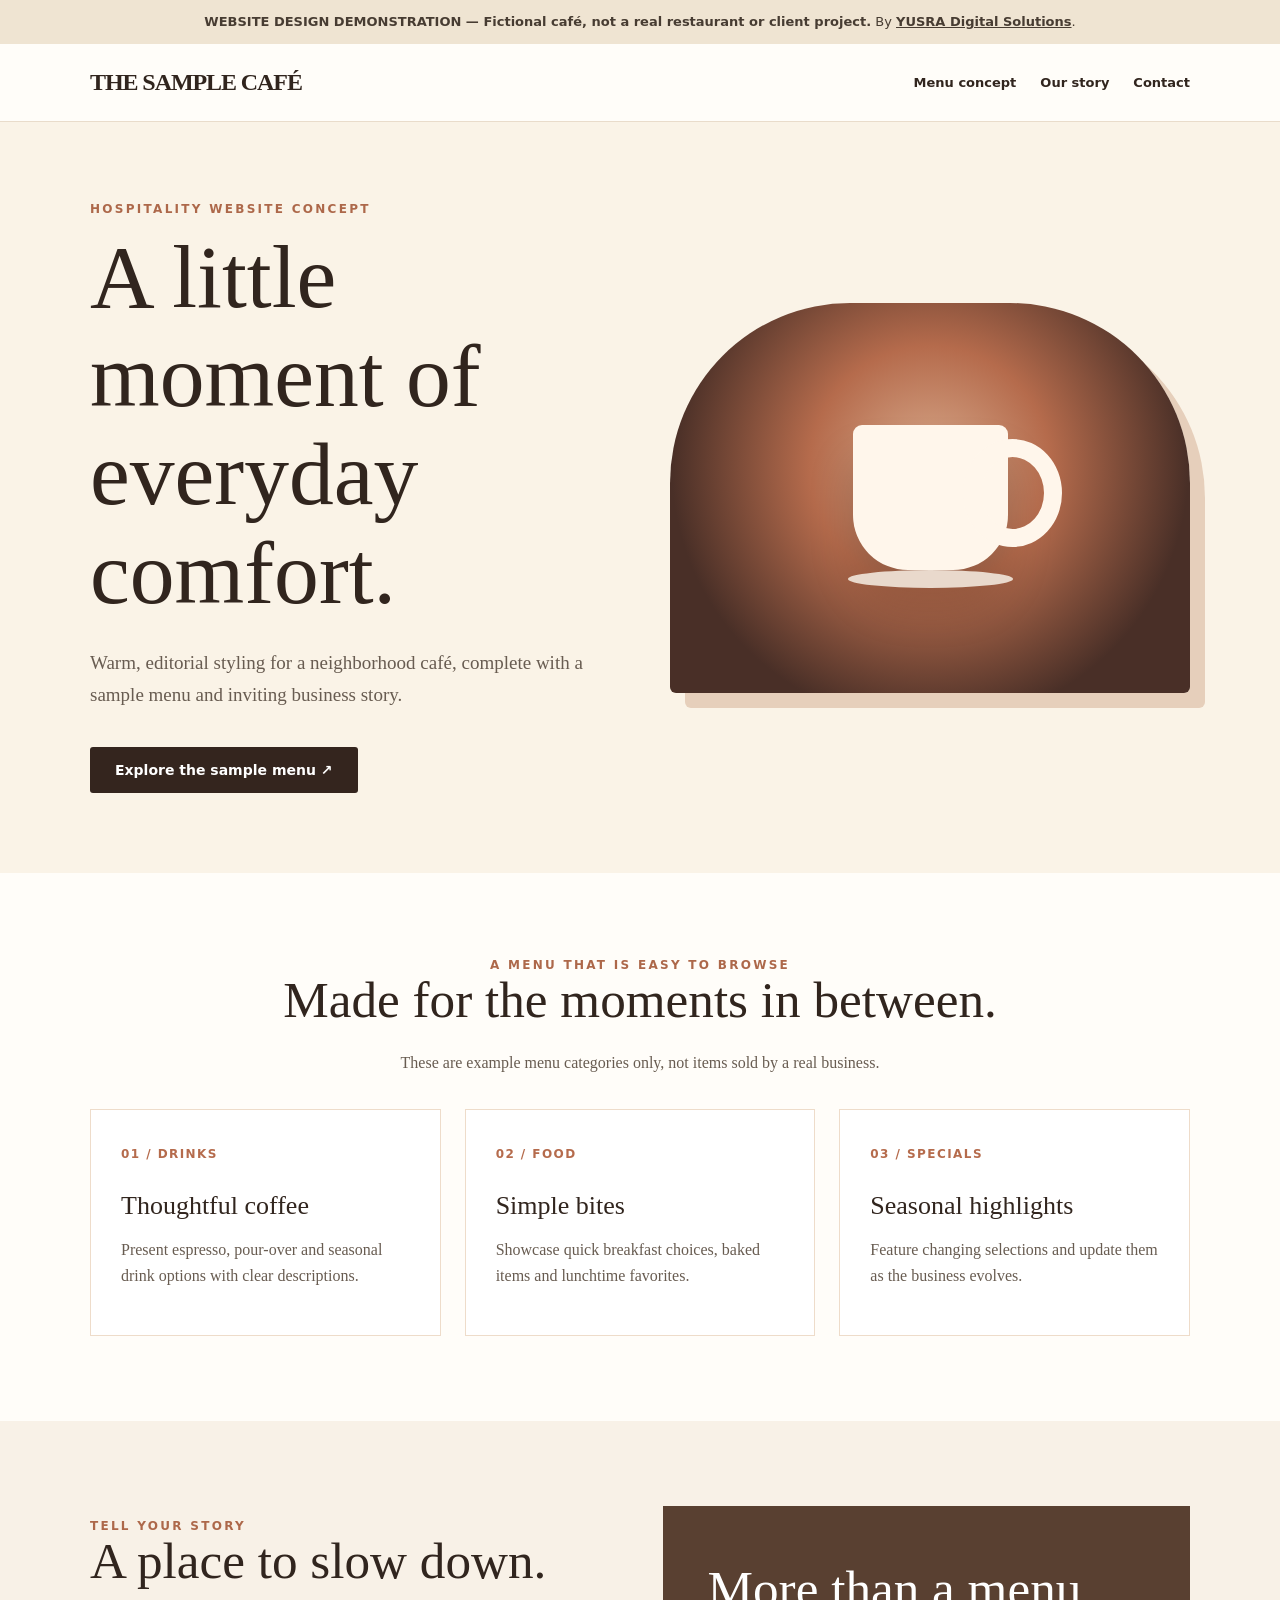
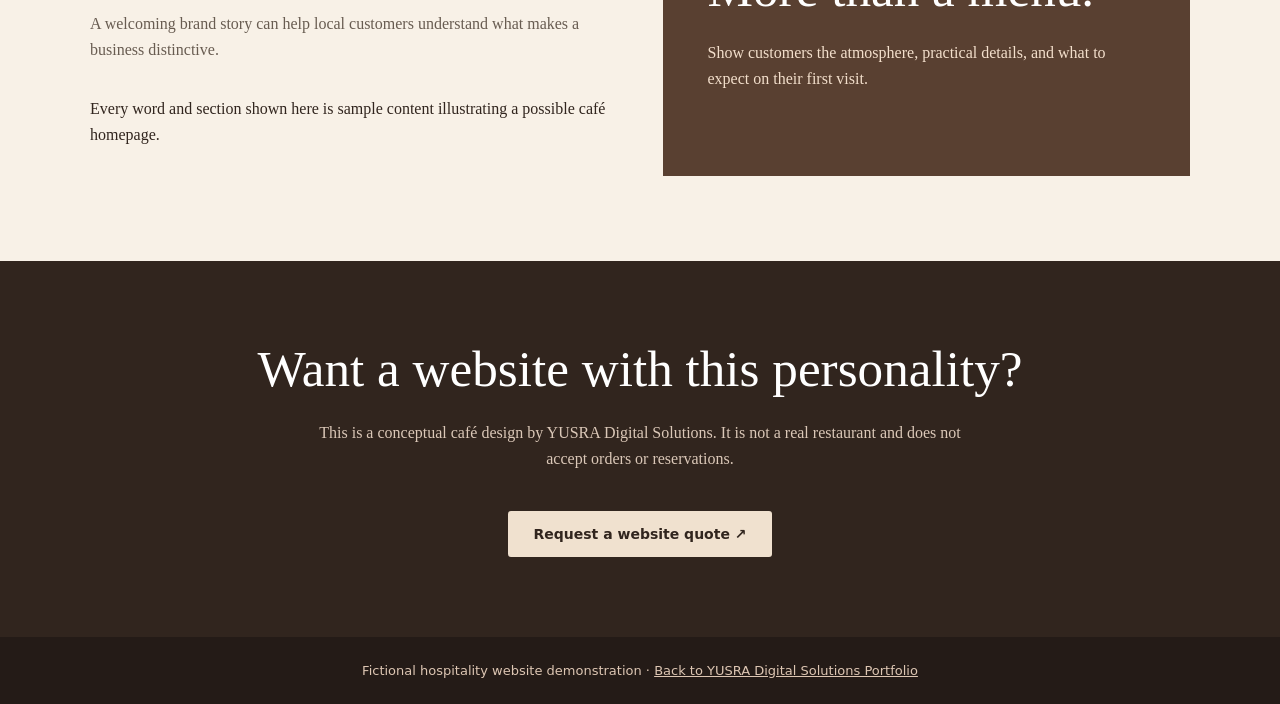
<file: cafe-demo.html>
<!doctype html><html lang="en"><head><meta charset="utf-8"><meta name="viewport" content="width=device-width,initial-scale=1"><meta name="robots" content="noindex,follow"><meta name="theme-color" content="#30251e"><title>Café Website Design Concept | YUSRA Digital Solutions Demo</title><meta name="description" content="Fictional café website design demonstration by YUSRA Digital Solutions."><style>
:root{--dark:#31251e;--cream:#faf3e7;--terracotta:#b56b4c;--muted:#685c51}*{box-sizing:border-box}body{margin:0;font:16px/1.65 Georgia,"Times New Roman",serif;color:var(--dark);background:#fffdf9}a{color:inherit}h1,h2,h3{line-height:1.1}h1{font-size:clamp(3rem,7vw,6rem);font-weight:500;margin:12px 0 25px}h2{font-size:clamp(2.3rem,4vw,3.8rem);font-weight:500;margin:0 0 22px}.container{width:min(1100px,calc(100% - 40px));margin:auto}.notice{background:#efe4d2;color:#473c32;padding:12px;text-align:center;font:13px/1.5 system-ui,sans-serif}.notice a{font-weight:800}.nav{display:flex;justify-content:space-between;align-items:center;gap:15px;flex-wrap:wrap;padding:19px 0}.logo{font-size:24px;font-weight:700;letter-spacing:-.045em;text-decoration:none}.links{display:flex;gap:24px;font:700 13px system-ui,sans-serif}.links a{text-decoration:none}.hero{background:var(--cream);border-top:1px solid #e9dccb}.hero-grid{display:grid;grid-template-columns:1fr 1fr;gap:60px;align-items:center;padding:80px 0;min-height:560px}.eyebrow{font:800 12px system-ui,sans-serif;letter-spacing:.19em;text-transform:uppercase;color:#ad684a}.hero p{font-size:19px;max-width:510px;color:var(--muted)}.btn{display:inline-block;background:#34251e;color:white;text-decoration:none;border:0;border-radius:3px;padding:15px 25px;font:800 14px system-ui,sans-serif;margin-top:18px}.btn:hover{background:#774c3b}.art{background:radial-gradient(circle at 50% 42%,#d7a98b 0%,#b56b4c 35%,#492f27 75%);border-radius:180px 180px 6px 6px;min-height:390px;display:grid;place-items:center;box-shadow:15px 15px 0 #e6cfbb;position:relative}.cup{width:155px;height:145px;background:#fff6eb;border-radius:9px 9px 55px 55px;position:relative;box-shadow:0 35px 45px #0003}.cup:before{content:"";position:absolute;width:63px;height:72px;border:18px solid #fff6eb;border-radius:50%;right:-54px;top:14px}.cup:after{content:"";position:absolute;width:165px;height:18px;background:#e9d9cc;border-radius:50%;bottom:-18px;left:-5px}.section{padding:85px 0}.center{text-align:center}.intro{color:var(--muted);max-width:700px;margin:0 auto 32px}.grid{display:grid;grid-template-columns:repeat(3,1fr);gap:24px}.card{background:#fff;border:1px solid #eedcca;padding:30px}.card .number{font-size:12px;color:#b56b4c;font-family:system-ui,sans-serif;font-weight:850;letter-spacing:.12em}.card h3{font-size:26px;font-weight:500;margin-bottom:12px}.card p{color:var(--muted)}.alt{background:#f8f1e7}.split{display:grid;grid-template-columns:1fr 1fr;align-items:center;gap:45px}.block{padding:55px 45px;background:#594031;color:#f4e6d6;min-height:270px}.block h2{color:white}.block p{color:#f3dfcc}.cta{background:#31251e;color:#fff;text-align:center;padding:80px 20px}.cta p{max-width:660px;margin:15px auto 20px;color:#dbc8b8}.cta .btn{background:#f0e1cf;color:#31251e}footer{background:#241b17;color:#ddc6b3;text-align:center;padding:26px;font:13px system-ui,sans-serif}@media(max-width:730px){.hero-grid,.split{grid-template-columns:1fr}.hero-grid{padding:60px 0}.art{min-height:300px;margin:0 15px}.grid{grid-template-columns:1fr}.links{gap:11px}}
</style></head><body><div class="notice"><strong>WEBSITE DESIGN DEMONSTRATION — Fictional café, not a real restaurant or client project.</strong> By <a href="./">YUSRA Digital Solutions</a>.</div><header><div class="container nav"><a href="#home" class="logo">THE SAMPLE CAFÉ</a><div class="links"><a href="#menu">Menu concept</a><a href="#story">Our story</a><a href="#contact">Contact</a></div></div></header><main><section class="hero" id="home"><div class="container hero-grid"><div><div class="eyebrow">Hospitality website concept</div><h1>A little moment of everyday comfort.</h1><p>Warm, editorial styling for a neighborhood café, complete with a sample menu and inviting business story.</p><a href="#menu" class="btn">Explore the sample menu ↗</a></div><div class="art" role="img" aria-label="Stylized illustration of a coffee cup"><div class="cup"></div></div></div></section><section class="section" id="menu"><div class="container"><div class="center"><div class="eyebrow">A menu that is easy to browse</div><h2>Made for the moments in between.</h2><p class="intro">These are example menu categories only, not items sold by a real business.</p></div><div class="grid"><div class="card"><span class="number">01 / DRINKS</span><h3>Thoughtful coffee</h3><p>Present espresso, pour-over and seasonal drink options with clear descriptions.</p></div><div class="card"><span class="number">02 / FOOD</span><h3>Simple bites</h3><p>Showcase quick breakfast choices, baked items and lunchtime favorites.</p></div><div class="card"><span class="number">03 / SPECIALS</span><h3>Seasonal highlights</h3><p>Feature changing selections and update them as the business evolves.</p></div></div></div></section><section class="section alt" id="story"><div class="container split"><div><div class="eyebrow">Tell your story</div><h2>A place to slow down.</h2><p class="intro">A welcoming brand story can help local customers understand what makes a business distinctive.</p><p>Every word and section shown here is sample content illustrating a possible café homepage.</p></div><div class="block"><h2>More than a menu.</h2><p>Show customers the atmosphere, practical details, and what to expect on their first visit.</p></div></div></section><section id="contact" class="cta"><h2>Want a website with this personality?</h2><p>This is a conceptual café design by YUSRA Digital Solutions. It is not a real restaurant and does not accept orders or reservations.</p><a href="./contact.html" class="btn">Request a website quote ↗</a></section></main><footer>Fictional hospitality website demonstration · <a href="./portfolio.html">Back to YUSRA Digital Solutions Portfolio</a></footer></body></html>
</file>
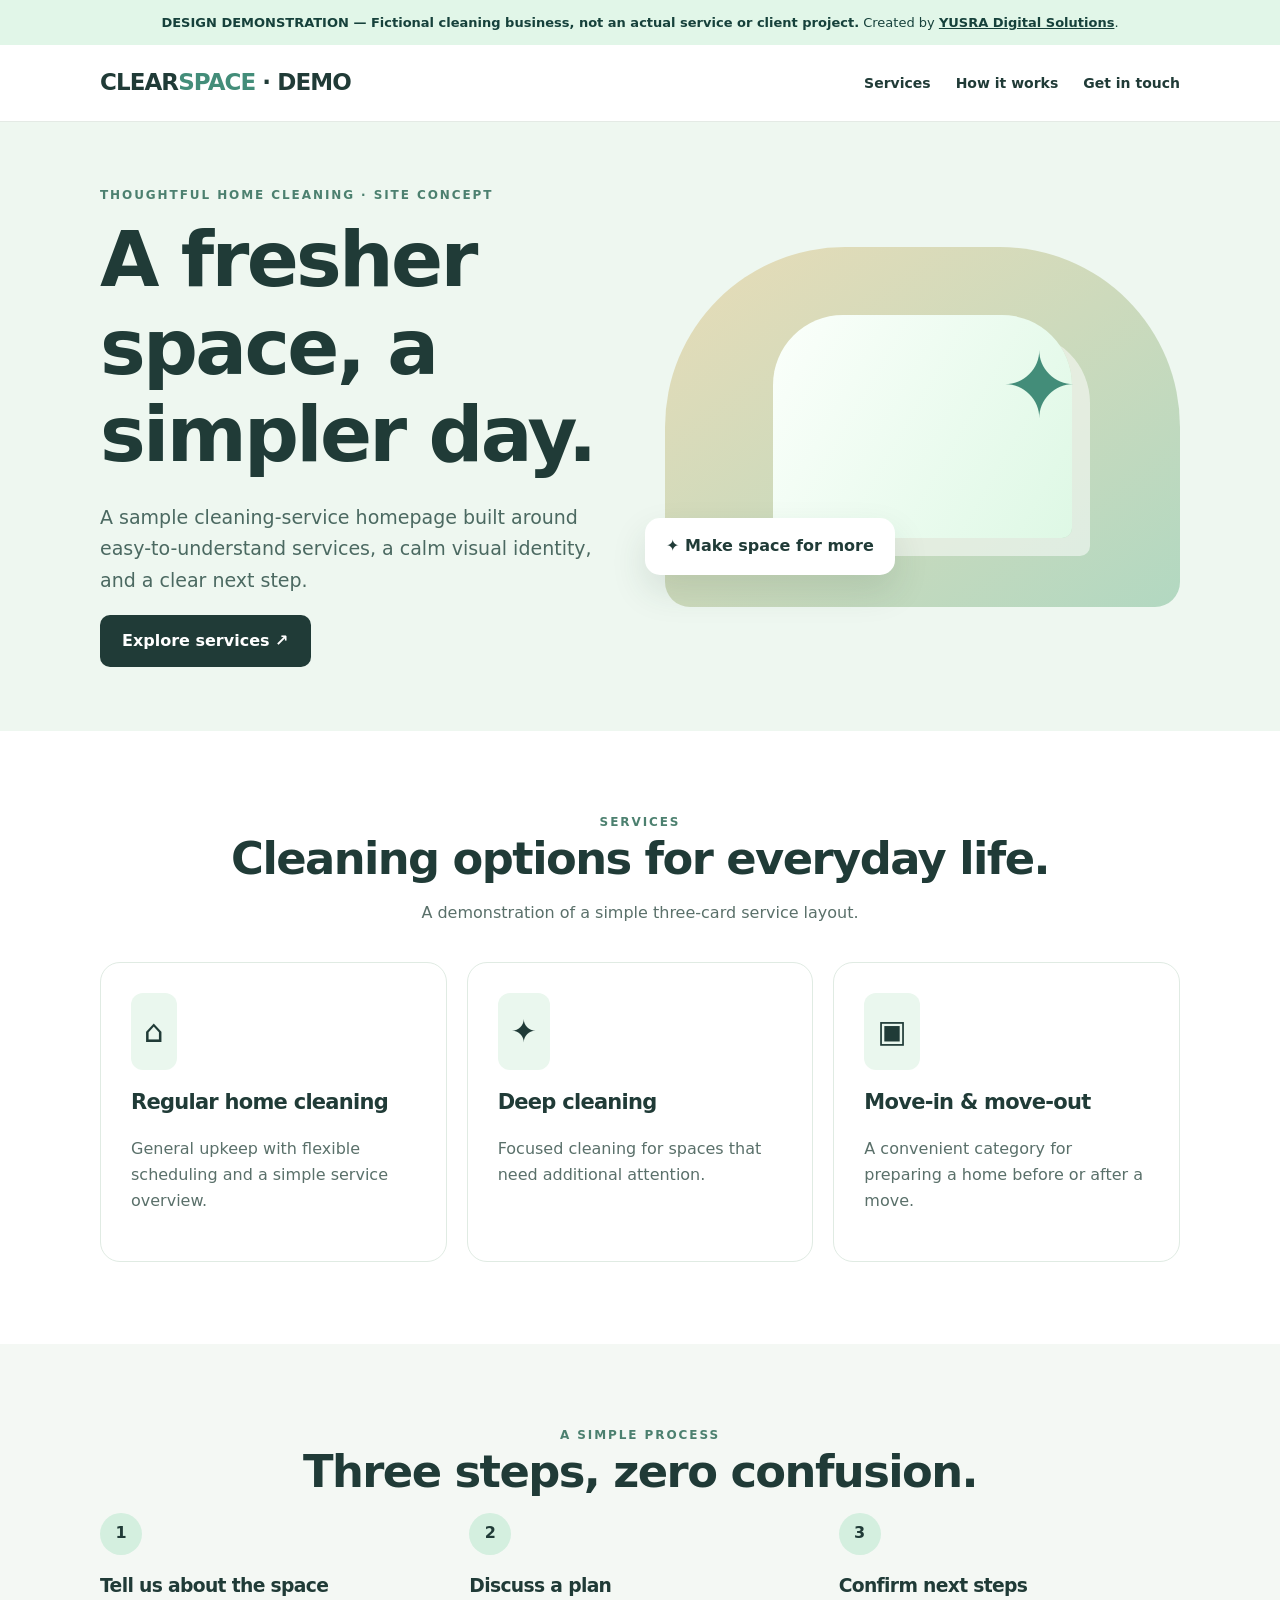
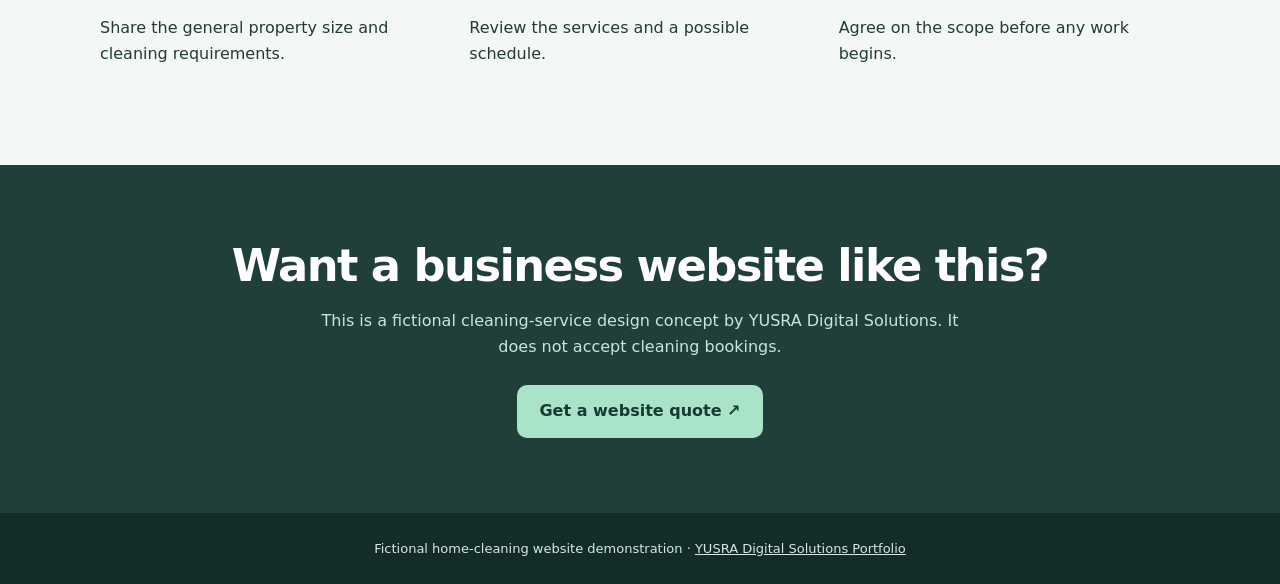
<file: cleaning-demo.html>
<!doctype html><html lang="en"><head><meta charset="utf-8"><meta name="viewport" content="width=device-width,initial-scale=1"><meta name="robots" content="noindex,follow"><meta name="theme-color" content="#233f3b"><title>Home Cleaning Website Concept | YUSRA Digital Solutions Demo</title><meta name="description" content="Fictional home cleaning website design demonstration by YUSRA Digital Solutions."><style>
:root{--ink:#203b37;--accent:#a9e3c8;--cream:#f3f7f1;--muted:#5a706a}*{box-sizing:border-box}body{margin:0;font:16px/1.65 system-ui,-apple-system,"Segoe UI",sans-serif;color:var(--ink)}a{color:inherit}h1,h2,h3{line-height:1.14;letter-spacing:-.035em}h1{font-size:clamp(2.7rem,6vw,5rem);margin:10px 0 23px}h2{font-size:clamp(2rem,3.5vw,3rem);margin:0 0 16px}.container{width:min(1080px,calc(100% - 40px));margin:auto}.notice{background:#e1f6e8;color:#16413b;text-align:center;padding:12px;font-size:13px}.notice a{font-weight:800}header{background:#fff;border-bottom:1px solid #e4eae5}.nav{display:flex;justify-content:space-between;align-items:center;gap:16px;flex-wrap:wrap;min-height:76px}.logo{font-size:23px;font-weight:900;text-decoration:none;letter-spacing:-.04em}.logo span{color:#438d79}.links{display:flex;gap:25px;align-items:center}.links a{text-decoration:none;font-weight:700;font-size:14px}.btn{display:inline-flex;align-items:center;justify-content:center;padding:13px 22px;border-radius:10px;text-decoration:none;background:var(--ink);color:#fff;font-weight:850}.btn:hover{background:#356458}.hero{background:#eef7f0;overflow:hidden}.hero-grid{min-height:520px;display:grid;grid-template-columns:1fr 1fr;gap:50px;align-items:center;padding:64px 0}.eyebrow{font-size:12px;font-weight:900;letter-spacing:.16em;text-transform:uppercase;color:#4c806f}.hero p{font-size:19px;color:#4b6961;max-width:530px}.art{height:360px;border-radius:180px 180px 25px 25px;background:linear-gradient(145deg,#e8dcb7,#b2d8c1);display:grid;place-items:center;position:relative}.art:before{content:"";width:58%;height:62%;border-radius:70px 70px 10px 10px;background:linear-gradient(120deg,#fbfffb,#def8e5);box-shadow:18px 18px 0 #fff8}.art:after{content:"✦";font-size:90px;position:absolute;color:#438d79;right:20%;top:18%}.bubble{position:absolute;bottom:32px;left:-20px;background:#fff;box-shadow:0 16px 35px #294b3620;padding:15px 21px;border-radius:15px;font-weight:800}.section{padding:82px 0}.center{text-align:center}.center p{max-width:650px;margin:10px auto 35px;color:var(--muted)}.grid{display:grid;grid-template-columns:repeat(3,1fr);gap:20px}.card{border:1px solid #e0ebe3;border-radius:20px;padding:30px;background:white}.card h3{font-size:21px}.card p{color:var(--muted)}.symbol{font-size:31px;background:#eaf7ee;padding:13px;display:inline-block;border-radius:12px}.alt{background:#f4f8f4}.steps{display:grid;grid-template-columns:repeat(3,1fr);gap:28px}.step b{display:grid;place-items:center;width:42px;height:42px;border-radius:50%;background:#d4efdf;margin-bottom:20px}.cta{background:#203f3b;color:white;text-align:center;padding:75px 20px}.cta p{color:#c8e6d9;max-width:650px;margin:12px auto 25px}.cta .btn{background:#a9e3c8;color:#153b32}footer{background:#132c29;color:#d4e9df;padding:25px;text-align:center;font-size:13px}@media(max-width:720px){.hero-grid{grid-template-columns:1fr}.art{height:270px;margin:15px 20px}.grid,.steps{grid-template-columns:1fr}.links{gap:12px}} 
</style></head><body><div class="notice"><strong>DESIGN DEMONSTRATION — Fictional cleaning business, not an actual service or client project.</strong> Created by <a href="./">YUSRA Digital Solutions</a>.</div><header><div class="container nav"><a href="#home" class="logo">CLEAR<span>SPACE</span> · DEMO</a><div class="links"><a href="#services">Services</a><a href="#how">How it works</a><a href="#contact">Get in touch</a></div></div></header><main><section class="hero" id="home"><div class="container hero-grid"><div><div class="eyebrow">Thoughtful home cleaning · Site concept</div><h1>A fresher space, a simpler day.</h1><p>A sample cleaning-service homepage built around easy-to-understand services, a calm visual identity, and a clear next step.</p><a class="btn" href="#services">Explore services ↗</a></div><div class="art" role="img" aria-label="Abstract illustration of a clean and bright room"><div class="bubble">✦ Make space for more</div></div></div></section><section class="section" id="services"><div class="container"><div class="center"><div class="eyebrow">Services</div><h2>Cleaning options for everyday life.</h2><p>A demonstration of a simple three-card service layout.</p></div><div class="grid"><article class="card"><div class="symbol">⌂</div><h3>Regular home cleaning</h3><p>General upkeep with flexible scheduling and a simple service overview.</p></article><article class="card"><div class="symbol">✦</div><h3>Deep cleaning</h3><p>Focused cleaning for spaces that need additional attention.</p></article><article class="card"><div class="symbol">▣</div><h3>Move-in &amp; move-out</h3><p>A convenient category for preparing a home before or after a move.</p></article></div></div></section><section class="section alt" id="how"><div class="container"><div class="center"><div class="eyebrow">A simple process</div><h2>Three steps, zero confusion.</h2></div><div class="steps"><div class="step"><b>1</b><h3>Tell us about the space</h3><p>Share the general property size and cleaning requirements.</p></div><div class="step"><b>2</b><h3>Discuss a plan</h3><p>Review the services and a possible schedule.</p></div><div class="step"><b>3</b><h3>Confirm next steps</h3><p>Agree on the scope before any work begins.</p></div></div></div></section><section class="cta" id="contact"><h2>Want a business website like this?</h2><p>This is a fictional cleaning-service design concept by YUSRA Digital Solutions. It does not accept cleaning bookings.</p><a class="btn" href="./contact.html">Get a website quote ↗</a></section></main><footer>Fictional home-cleaning website demonstration · <a href="./portfolio.html">YUSRA Digital Solutions Portfolio</a></footer></body></html>
</file>
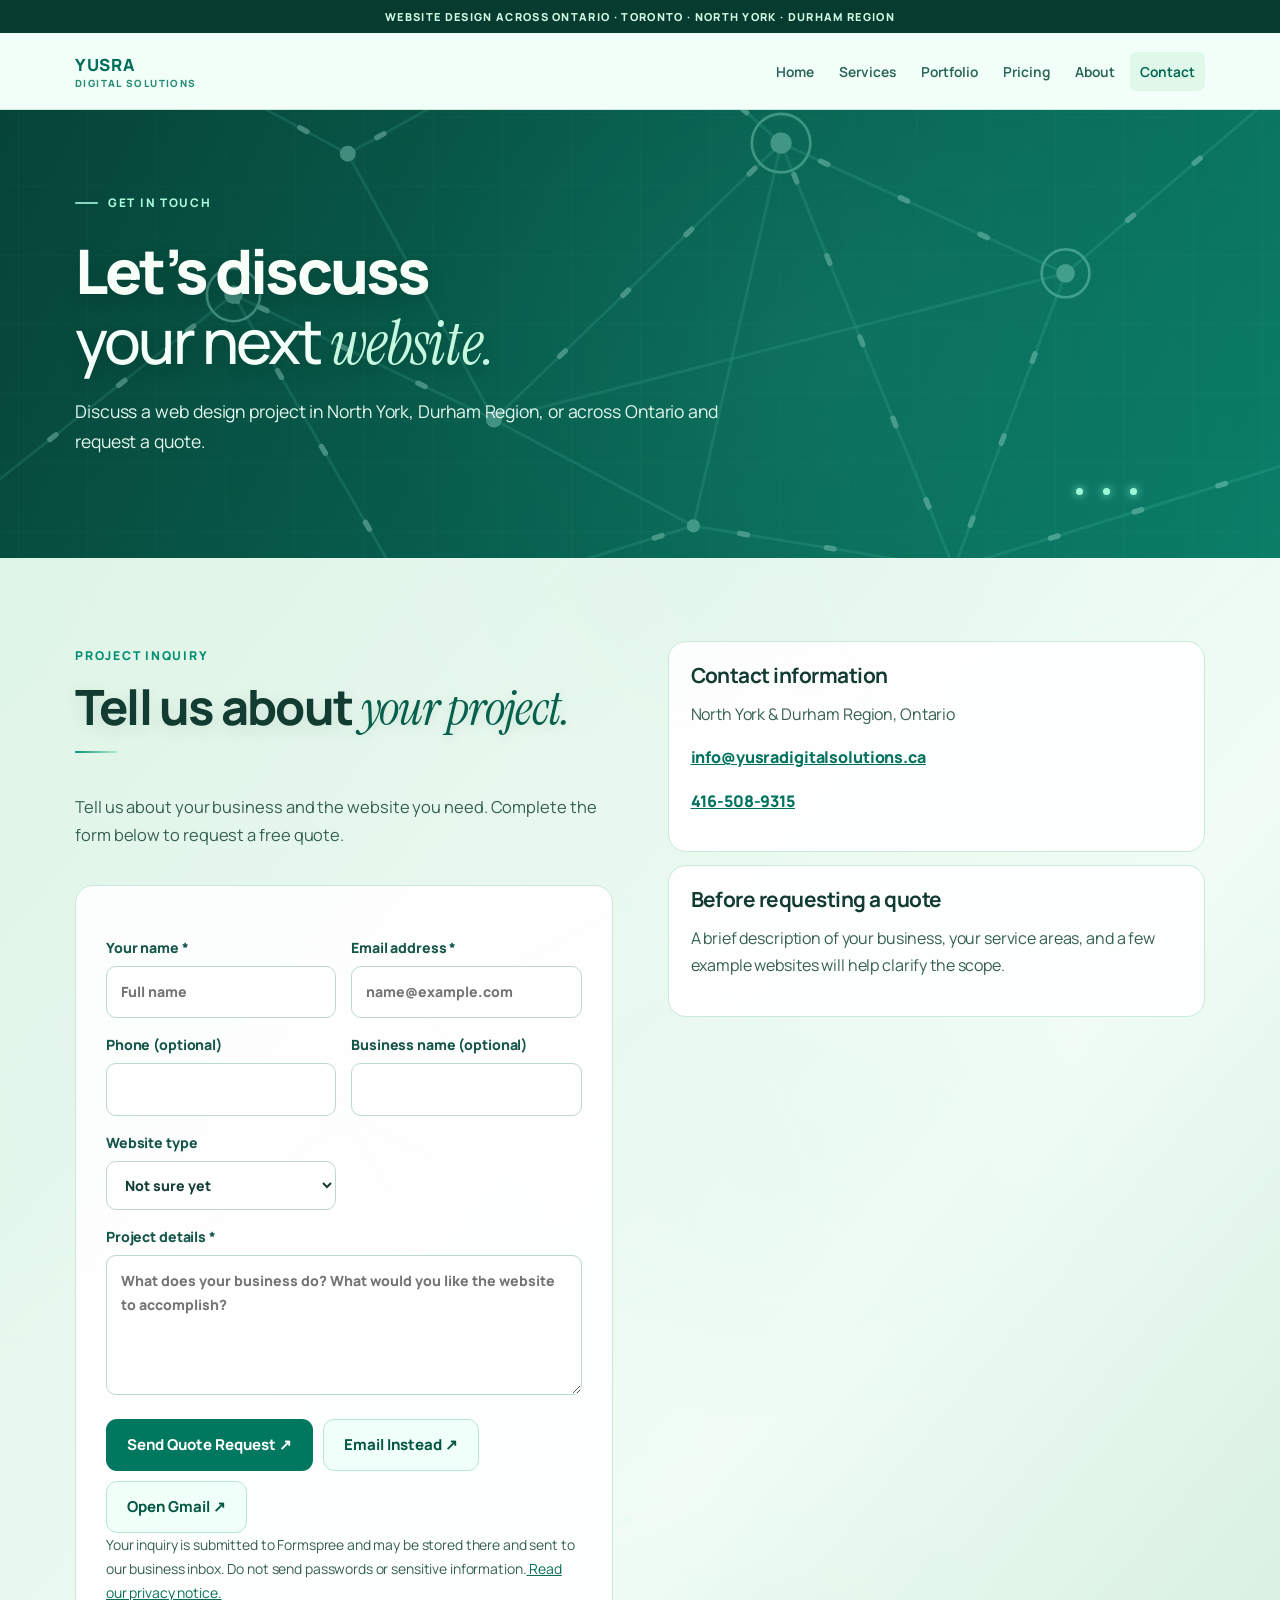
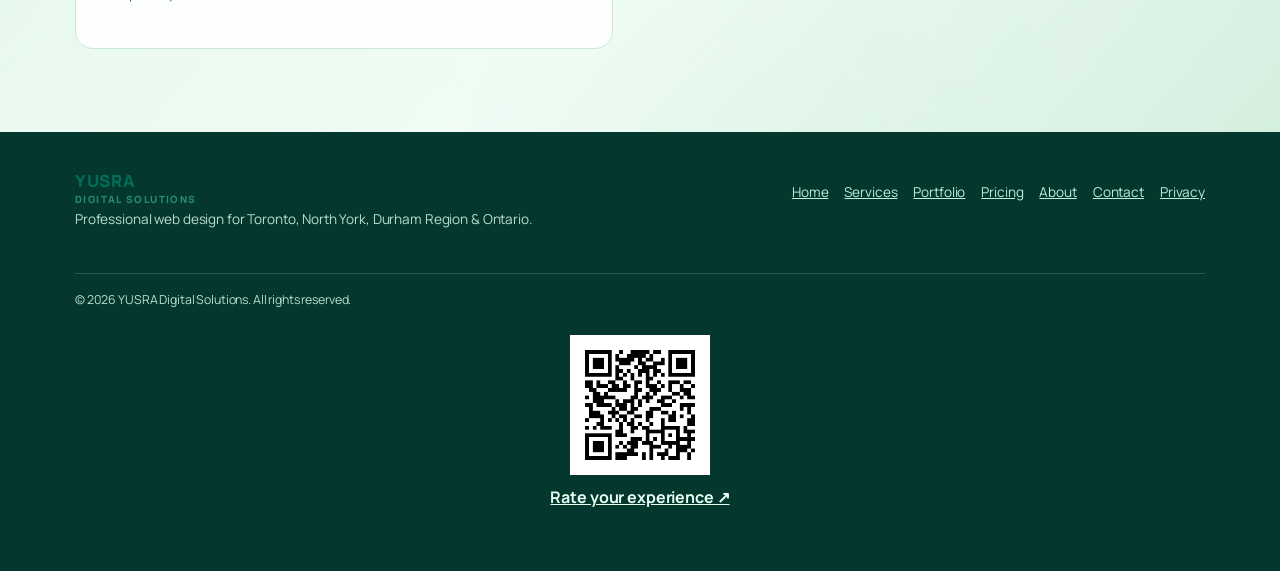
<file: contact.html>
<!DOCTYPE html>
<html lang="en"><head><link href="https://fonts.googleapis.com" rel="preconnect"/><link crossorigin="" href="https://fonts.gstatic.com" rel="preconnect"/><link href="https://fonts.googleapis.com/css2?family=DM+Sans:wght@400;500;600;700;800&amp;family=Space+Grotesk:wght@400;500;600;700&amp;display=swap" rel="stylesheet"/><meta charset="utf-8"/><meta content="width=device-width, initial-scale=1" name="viewport"/><meta content="#064438" name="theme-color"/><title>Request a Website Design Quote | YUSRA Digital Solutions</title><link href="assets/site-v13.css" rel="stylesheet"/><link href="assets/typography-v18.css" rel="stylesheet"/><meta content="Request a free website quote from YUSRA Digital Solutions, serving Toronto, North York, Durham Region and businesses throughout Ontario." name="description"/><meta content="index,follow" name="robots"/><meta content="#065b4b" name="theme-color"/><meta content="website" property="og:type"/><meta content="YUSRA Digital Solutions" property="og:site_name"/><meta content="Request a Website Design Quote | YUSRA Digital Solutions" property="og:title"/><meta content="Request a free website quote from YUSRA Digital Solutions, serving Toronto, North York, Durham Region and businesses throughout Ontario." property="og:description"/><meta content="https://www.yusradigitalsolutions.ca/contact.html" property="og:url"/><link href="https://www.yusradigitalsolutions.ca/contact.html" rel="canonical"/><link href="favicon.svg" rel="icon" type="image/svg+xml"/><link href="assets/yusra-production-v18.css" rel="stylesheet"/></head><body><a class="skip-link" href="#main">Skip to content</a><div class="production-area-label">WEBSITE DESIGN ACROSS ONTARIO · TORONTO · NORTH YORK · DURHAM REGION</div><header class="site-header"><div class="container headrow"><a class="brand" href="index.html">YUSRA <small>DIGITAL SOLUTIONS</small></a><nav aria-label="Main navigation" class="nav"><a href="index.html">Home</a><a href="services.html">Services</a><a href="portfolio.html">Portfolio</a><a href="pricing.html">Pricing</a><a href="about.html">About</a><a aria-current="page" href="contact.html">Contact</a></nav></div></header><main id="main"><section class="network-hero"><div aria-hidden="true" class="net-backdrop"><svg aria-hidden="true" class="network-art" preserveaspectratio="xMidYMid slice" viewbox="0 0 520 320" xmlns="http://www.w3.org/2000/svg"><defs><pattern height="26" id="microgrid" patternunits="userSpaceOnUse" width="26"><path d="M26 0H0V26" fill="none" stroke="#84efdb" stroke-opacity=".11" stroke-width=".7"></path></pattern><radialgradient id="halor"><stop stop-color="#36bfa8" stop-opacity=".32"></stop><stop offset="1" stop-color="#36bfa8" stop-opacity="0"></stop></radialgradient></defs><rect fill="url(#microgrid)" height="320" width="520"></rect><ellipse cx="330" cy="165" fill="url(#halor)" rx="185" ry="155"></ellipse><g class="network-lines" fill="none" stroke="#7afbe4" stroke-opacity=".32" stroke-width="1.1"><path d="M12 220 L107 145 L205 192 L313 88 L420 137 L510 60"></path><path d="M45 35 L150 92 L253 35 L313 88 L378 248 L509 207"></path><path d="M107 145 L176 264 L280 232 L378 248 L420 137"></path><path d="M205 192 L280 232 L313 88"></path><path d="M150 92 L205 192 L420 137"></path></g><g class="signal-lines" fill="none" stroke="#c4fff0" stroke-linecap="round" stroke-width="2"><path d="M12 220 L107 145 L205 192 L313 88 L420 137 L510 60"></path><path d="M45 35 L150 92 L253 35 L313 88 L378 248 L509 207"></path><path d="M107 145 L176 264 L280 232 L378 248 L420 137"></path></g><g class="network-nodes" fill="#b5ffed"><circle cx="107" cy="145" r="3.5"></circle><circle cx="205" cy="192" r="3"></circle><circle cx="313" cy="88" r="4"></circle><circle cx="420" cy="137" r="3.5"></circle><circle cx="150" cy="92" r="3"></circle><circle cx="378" cy="248" r="3"></circle><circle cx="280" cy="232" r="2.5"></circle><circle cx="253" cy="35" r="2.5"></circle></g><g class="node-halos" fill="none" stroke="#aaffea"><circle cx="313" cy="88" r="11"></circle><circle cx="420" cy="137" r="9"></circle><circle cx="107" cy="145" r="10"></circle></g></svg></div><div class="container"><span class="eyebrow v13-kicker">GET IN TOUCH</span><h1><span class="v13-headline-lead">Let’s discuss </span><span class="v13-headline-flow">your next <em class="v13-headline-accent">website.</em></span></h1><p>Discuss a web design project in North York, Durham Region, or across Ontario and request a quote.</p><div aria-hidden="true" class="pattern-lights"><span class="motion-dot"></span><span class="motion-dot"></span><span class="motion-dot"></span></div></div></section><section class="section mint"><div class="container two-col"><div><div class="section-heading"><span class="eyebrow">PROJECT INQUIRY</span><h2>Tell us about <em class="editorial-accent">your project.</em></h2><p>Tell us about your business and the website you need. Complete the form below to request a free quote.</p></div><form action="https://formspree.io/f/xyeeondw" class="panel contact-form" id="contact-form" method="POST"><input name="subject" type="hidden" value="YUSRA Digital Solutions - Website Quote Request"/><input aria-hidden="true" autocomplete="off" name="_gotcha" style="display:none" tabindex="-1" type="text"/><div class="form-grid" style="margin-top:20px"><label class="field">Your name *<input autocomplete="name" name="name" placeholder="Full name" required=""/></label><label class="field">Email address *<input autocomplete="email" name="email" placeholder="name@example.com" required="" type="email"/></label><label class="field">Phone (optional)<input autocomplete="tel" name="phone" type="tel"/></label><label class="field">Business name (optional)<input autocomplete="organization" maxlength="150" name="business"/></label><label class="field">Website type<select id="website-type" name="website_type"><option>Not sure yet</option><option value="one-page">One-page website</option><option value="multi-page">Multi-page website</option><option value="maintenance">Website maintenance</option></select></label><label class="field wide">Project details *<textarea id="details" maxlength="3000" name="message" placeholder="What does your business do? What would you like the website to accomplish?" required=""></textarea></label></div><div class="btn-row"><button class="button button-emerald" type="submit">Send Quote Request ↗</button><a class="button button-line" href="mailto:info@yusradigitalsolutions.ca?subject=YUSRA%20Website%20Quote" id="email-quote-fallback">Email Instead ↗</a><a class="button button-line" href="https://mail.google.com/mail/?view=cm&amp;fs=1&amp;to=info%40yusradigitalsolutions.ca" id="gmail-quote-fallback" rel="noopener noreferrer" target="_blank">Open Gmail ↗</a></div><p class="form-note">Your inquiry is submitted to Formspree and may be stored there and sent to our business inbox. Do not send passwords or sensitive information.<a href="privacy.html"> Read our privacy notice.</a></p></form></div><aside class="contact-side"><div class="panel"><h3>Contact information</h3><p>North York &amp; Durham Region, Ontario</p><p><a href="mailto:info@yusradigitalsolutions.ca">info@yusradigitalsolutions.ca</a></p><p><a href="tel:+14165089315">416-508-9315</a></p></div><div class="panel"><h3>Before requesting a quote</h3><p>A brief description of your business, your service areas, and a few example websites will help clarify the scope.</p></div></aside></div></section></main><footer class="footer"><div class="container"><div class="footer-flex"><div><div class="brand">YUSRA <small>DIGITAL SOLUTIONS</small></div><p>Professional web design for Toronto, North York, Durham Region &amp; Ontario.</p></div><nav aria-label="Footer navigation"><ul><li><a href="index.html">Home</a></li><li><a href="services.html">Services</a></li><li><a href="portfolio.html">Portfolio</a></li><li><a href="pricing.html">Pricing</a></li><li><a href="about.html">About</a></li><li><a href="contact.html">Contact</a></li><li><a href="privacy.html">Privacy</a></li></ul></nav></div><div class="copyright">© 2026 YUSRA Digital Solutions. All rights reserved.</div></div><div style="padding:1.5rem;text-align:center"><a href="rate.html" style="display:inline-grid;justify-items:center;gap:.6rem;color:inherit"><img src="[data-uri]" width="140" height="140" alt="Scan to rate your project with YUSRA"><strong>Rate your experience ↗</strong></a></div></footer><script defer="True" src="assets/site.js"></script></body></html>
</file>
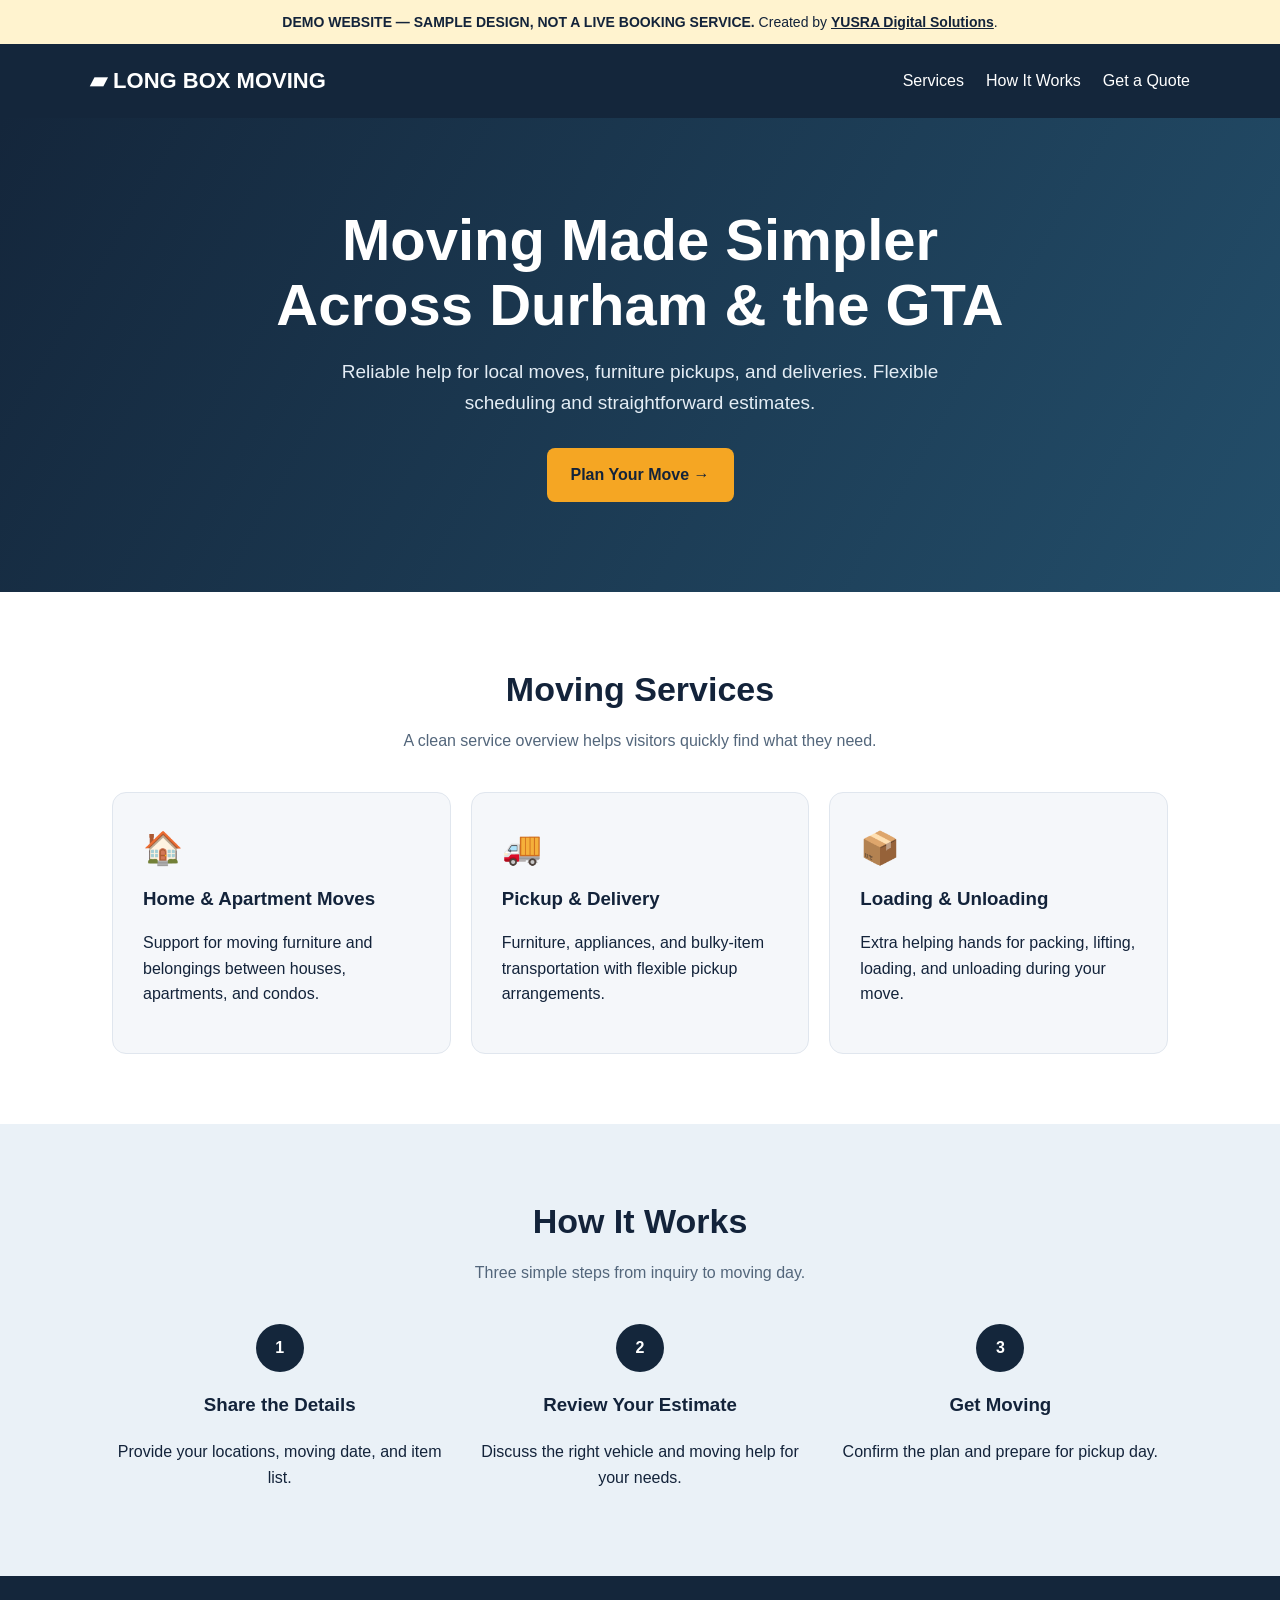
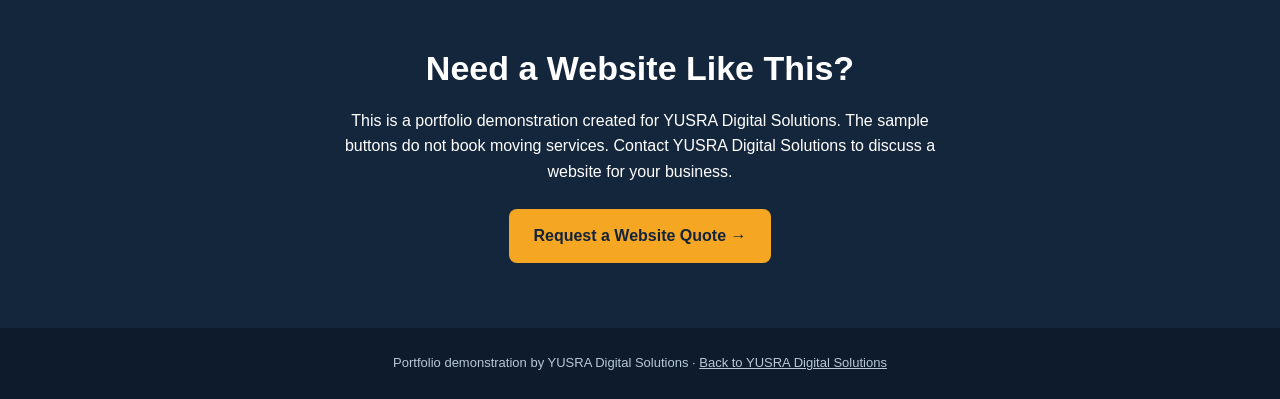
<file: moving-demo.html>
<!doctype html><html lang="en"><head><meta charset="utf-8"><meta name="viewport" content="width=device-width,initial-scale=1"><meta name="robots" content="noindex,follow"><title>Long Box Moving — Website Demo | YUSRA Digital Solutions</title><meta name="description" content="Demonstration website concept for a local moving company, designed by YUSRA Digital Solutions."><style>:root{--ink:#13233a;--accent:#f5a623;--bg:#f5f7fa}*{box-sizing:border-box}body{margin:0;font-family:Arial,sans-serif;color:var(--ink);line-height:1.6}a{color:inherit}.demo{background:#fff3cf;text-align:center;padding:11px 18px;font-size:14px}.demo a{font-weight:700}nav{background:#14263b;color:white;padding:19px max(6%,calc((100% - 1100px)/2));display:flex;justify-content:space-between;align-items:center;gap:15px;flex-wrap:wrap}nav strong{font-size:22px}nav a{text-decoration:none}.navlinks{display:flex;gap:22px}.hero{background:linear-gradient(120deg,#14263b,#234e6a);color:white;padding:90px 24px;text-align:center}.hero h1{font-size:clamp(34px,5vw,58px);line-height:1.12;max-width:800px;margin:0 auto 20px}.hero p{font-size:19px;max-width:670px;margin:0 auto 30px;color:#e4edf5}.btn{display:inline-block;background:var(--accent);color:#13233a;font-weight:800;text-decoration:none;border-radius:8px;padding:14px 24px}.wrap{max-width:1100px;margin:auto;padding:70px 22px}h2{text-align:center;font-size:34px;margin:0 0 12px}.intro{text-align:center;color:#53667b;max-width:680px;margin:0 auto 38px}.grid{display:grid;grid-template-columns:repeat(3,1fr);gap:20px}.card{background:var(--bg);padding:30px;border-radius:14px;border:1px solid #e0e6ee}.card h3{margin:10px 0}.icon{font-size:32px}.band{background:#eaf1f7}.steps{display:grid;grid-template-columns:repeat(3,1fr);gap:25px;text-align:center}.step b{display:inline-grid;place-items:center;width:48px;height:48px;border-radius:50%;background:#14263b;color:white}.contact{text-align:center;background:#14263b;color:white;padding:65px 22px}.contact p{max-width:600px;margin:10px auto 25px}footer{text-align:center;padding:25px;background:#0e1b2c;color:#b7c8d8;font-size:13px}@media(max-width:720px){.grid,.steps{grid-template-columns:1fr}.hero{padding:65px 20px}.navlinks{gap:12px}}</style></head><body><div class="demo"><strong>DEMO WEBSITE — SAMPLE DESIGN, NOT A LIVE BOOKING SERVICE.</strong> Created by <a href="./">YUSRA Digital Solutions</a>.</div><nav><strong>▰ LONG BOX MOVING</strong><div class="navlinks"><a href="#services">Services</a><a href="#how">How It Works</a><a href="#contact">Get a Quote</a></div></nav><main><section class="hero"><h1>Moving Made Simpler Across Durham &amp; the GTA</h1><p>Reliable help for local moves, furniture pickups, and deliveries. Flexible scheduling and straightforward estimates.</p><a class="btn" href="#contact">Plan Your Move →</a></section><section id="services" class="wrap"><h2>Moving Services</h2><p class="intro">A clean service overview helps visitors quickly find what they need.</p><div class="grid"><article class="card"><div class="icon">🏠</div><h3>Home &amp; Apartment Moves</h3><p>Support for moving furniture and belongings between houses, apartments, and condos.</p></article><article class="card"><div class="icon">🚚</div><h3>Pickup &amp; Delivery</h3><p>Furniture, appliances, and bulky-item transportation with flexible pickup arrangements.</p></article><article class="card"><div class="icon">📦</div><h3>Loading &amp; Unloading</h3><p>Extra helping hands for packing, lifting, loading, and unloading during your move.</p></article></div></section><section class="band" id="how"><div class="wrap"><h2>How It Works</h2><p class="intro">Three simple steps from inquiry to moving day.</p><div class="steps"><div class="step"><b>1</b><h3>Share the Details</h3><p>Provide your locations, moving date, and item list.</p></div><div class="step"><b>2</b><h3>Review Your Estimate</h3><p>Discuss the right vehicle and moving help for your needs.</p></div><div class="step"><b>3</b><h3>Get Moving</h3><p>Confirm the plan and prepare for pickup day.</p></div></div></div></section><section class="contact" id="contact"><h2>Need a Website Like This?</h2><p>This is a portfolio demonstration created for YUSRA Digital Solutions. The sample buttons do not book moving services. Contact YUSRA Digital Solutions to discuss a website for your business.</p><a class="btn" href="./#contact">Request a Website Quote →</a></section></main><footer>Portfolio demonstration by YUSRA Digital Solutions · <a href="./">Back to YUSRA Digital Solutions</a></footer></body></html>
</file>
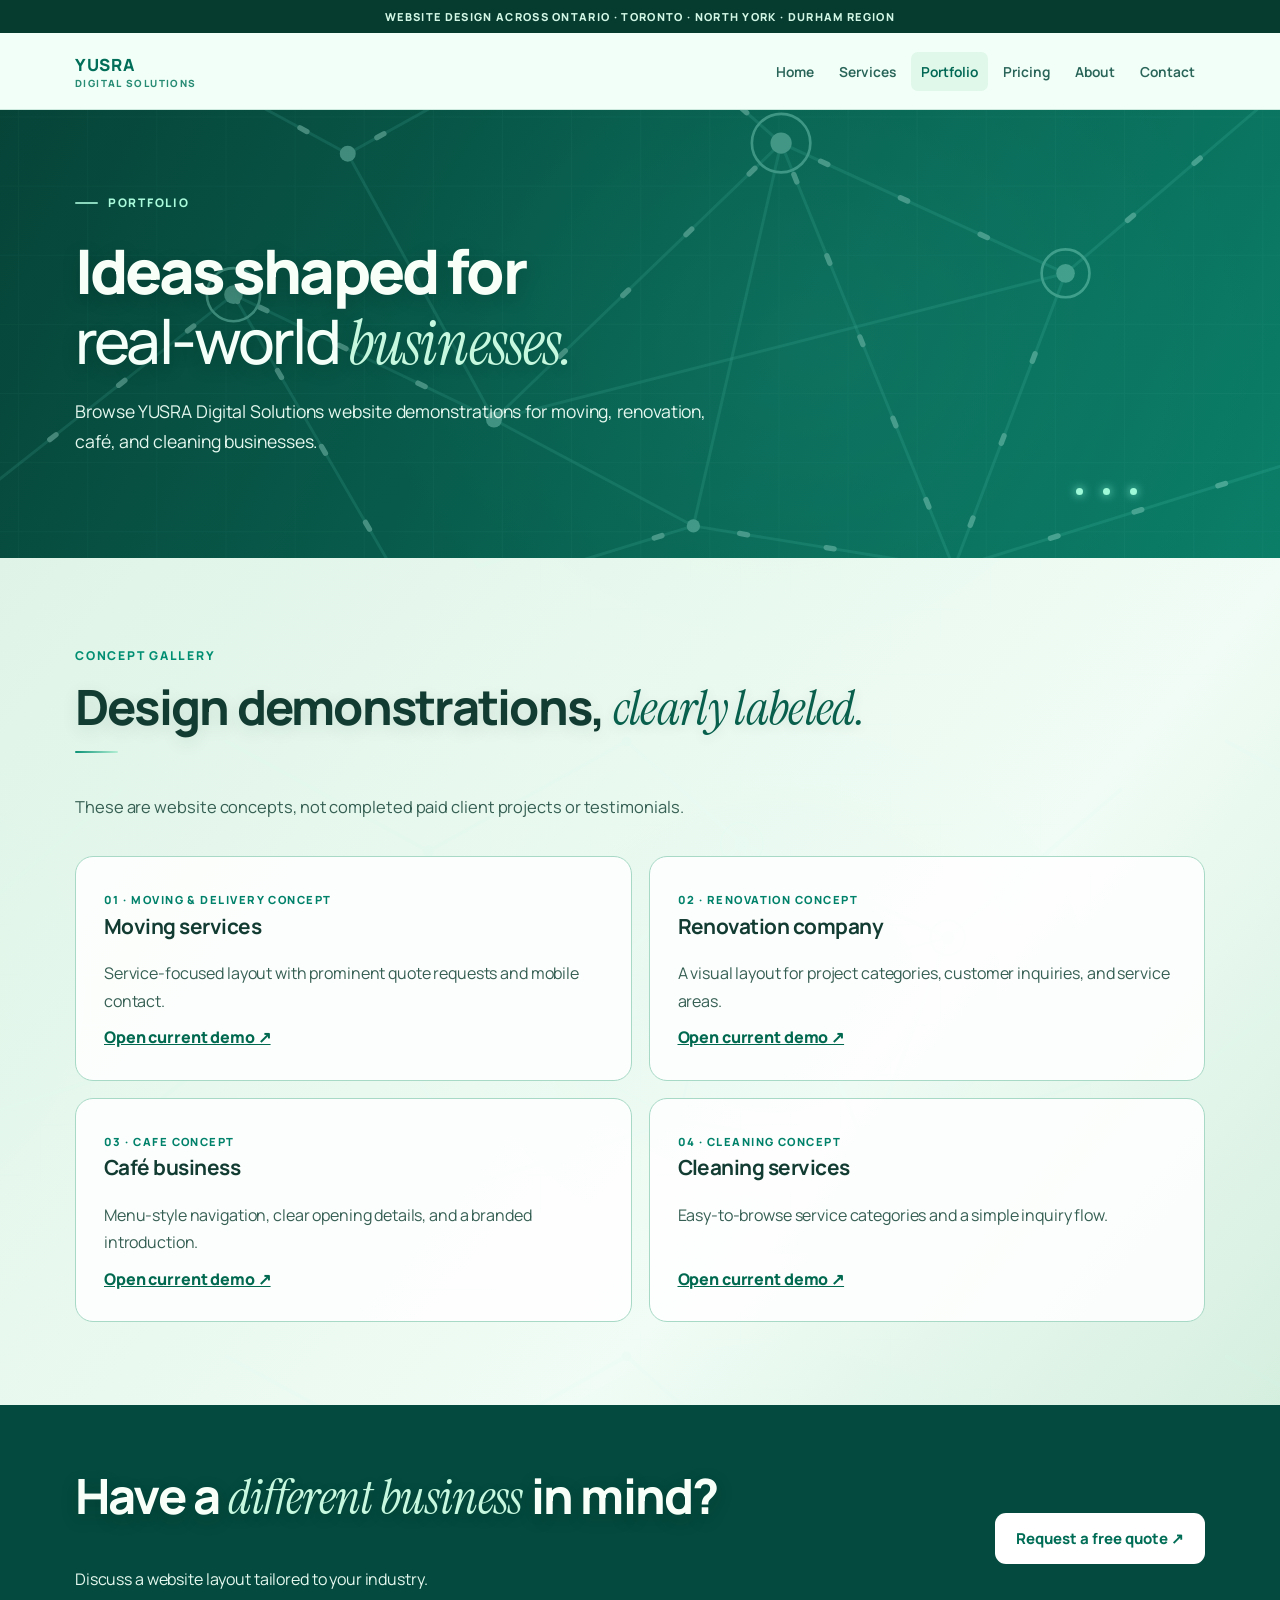
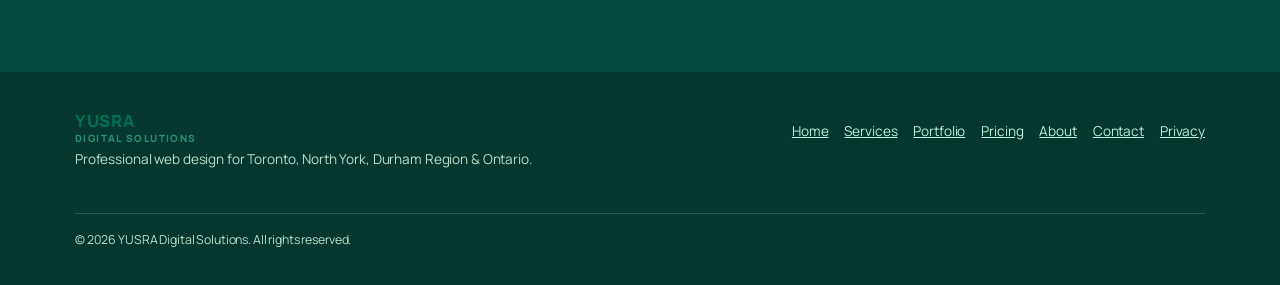
<file: portfolio.html>
<!DOCTYPE html>
<html lang="en"><head><link href="https://fonts.googleapis.com" rel="preconnect"/><link crossorigin="" href="https://fonts.gstatic.com" rel="preconnect"/><link href="https://fonts.googleapis.com/css2?family=DM+Sans:wght@400;500;600;700;800&amp;family=Space+Grotesk:wght@400;500;600;700&amp;display=swap" rel="stylesheet"/><meta charset="utf-8"/><meta content="width=device-width, initial-scale=1" name="viewport"/><meta content="#064438" name="theme-color"/><title>Website Design Concepts | YUSRA Digital Solutions</title><link href="assets/site-v13.css" rel="stylesheet"/><link href="assets/typography-v18.css" rel="stylesheet"/><meta content="Explore website design concept demonstrations for moving, renovation, cleaning and café businesses from YUSRA Digital Solutions." name="description"/><meta content="index,follow" name="robots"/><meta content="#065b4b" name="theme-color"/><meta content="website" property="og:type"/><meta content="YUSRA Digital Solutions" property="og:site_name"/><meta content="Website Design Concepts | YUSRA Digital Solutions" property="og:title"/><meta content="Explore website design concept demonstrations for moving, renovation, cleaning and café businesses from YUSRA Digital Solutions." property="og:description"/><meta content="https://www.yusradigitalsolutions.ca/portfolio.html" property="og:url"/><link href="https://www.yusradigitalsolutions.ca/portfolio.html" rel="canonical"/><link href="favicon.svg" rel="icon" type="image/svg+xml"/><link href="assets/yusra-production-v18.css" rel="stylesheet"/></head><body><a class="skip-link" href="#main">Skip to content</a><div class="production-area-label">WEBSITE DESIGN ACROSS ONTARIO · TORONTO · NORTH YORK · DURHAM REGION</div><header class="site-header"><div class="container headrow"><a class="brand" href="index.html">YUSRA <small>DIGITAL SOLUTIONS</small></a><nav aria-label="Main navigation" class="nav"><a href="index.html">Home</a><a href="services.html">Services</a><a aria-current="page" href="portfolio.html">Portfolio</a><a href="pricing.html">Pricing</a><a href="about.html">About</a><a href="contact.html">Contact</a></nav></div></header><main id="main"><section class="network-hero"><div aria-hidden="true" class="net-backdrop"><svg aria-hidden="true" class="network-art" preserveaspectratio="xMidYMid slice" viewbox="0 0 520 320" xmlns="http://www.w3.org/2000/svg"><defs><pattern height="26" id="microgrid" patternunits="userSpaceOnUse" width="26"><path d="M26 0H0V26" fill="none" stroke="#84efdb" stroke-opacity=".11" stroke-width=".7"></path></pattern><radialgradient id="halor"><stop stop-color="#36bfa8" stop-opacity=".32"></stop><stop offset="1" stop-color="#36bfa8" stop-opacity="0"></stop></radialgradient></defs><rect fill="url(#microgrid)" height="320" width="520"></rect><ellipse cx="330" cy="165" fill="url(#halor)" rx="185" ry="155"></ellipse><g class="network-lines" fill="none" stroke="#7afbe4" stroke-opacity=".32" stroke-width="1.1"><path d="M12 220 L107 145 L205 192 L313 88 L420 137 L510 60"></path><path d="M45 35 L150 92 L253 35 L313 88 L378 248 L509 207"></path><path d="M107 145 L176 264 L280 232 L378 248 L420 137"></path><path d="M205 192 L280 232 L313 88"></path><path d="M150 92 L205 192 L420 137"></path></g><g class="signal-lines" fill="none" stroke="#c4fff0" stroke-linecap="round" stroke-width="2"><path d="M12 220 L107 145 L205 192 L313 88 L420 137 L510 60"></path><path d="M45 35 L150 92 L253 35 L313 88 L378 248 L509 207"></path><path d="M107 145 L176 264 L280 232 L378 248 L420 137"></path></g><g class="network-nodes" fill="#b5ffed"><circle cx="107" cy="145" r="3.5"></circle><circle cx="205" cy="192" r="3"></circle><circle cx="313" cy="88" r="4"></circle><circle cx="420" cy="137" r="3.5"></circle><circle cx="150" cy="92" r="3"></circle><circle cx="378" cy="248" r="3"></circle><circle cx="280" cy="232" r="2.5"></circle><circle cx="253" cy="35" r="2.5"></circle></g><g class="node-halos" fill="none" stroke="#aaffea"><circle cx="313" cy="88" r="11"></circle><circle cx="420" cy="137" r="9"></circle><circle cx="107" cy="145" r="10"></circle></g></svg></div><div class="container"><span class="eyebrow v13-kicker">PORTFOLIO</span><h1><span class="v13-headline-lead">Ideas shaped for </span><span class="v13-headline-flow">real-world <em class="v13-headline-accent">businesses.</em></span></h1><p>Browse YUSRA Digital Solutions website demonstrations for moving, renovation, café, and cleaning businesses.</p><div aria-hidden="true" class="pattern-lights"><span class="motion-dot"></span><span class="motion-dot"></span><span class="motion-dot"></span></div></div></section><section class="section mint"><div class="container"><div class="section-heading"><span class="eyebrow">CONCEPT GALLERY</span><h2>Design demonstrations, <em class="editorial-accent">clearly labeled.</em></h2><p>These are website concepts, not completed paid client projects or testimonials.</p></div><div class="work-grid">
<article class="work"><div><small>01 · MOVING &amp; DELIVERY CONCEPT</small><h3>Moving services</h3><p>Service-focused layout with prominent quote requests and mobile contact.</p></div><a href="https://www.yusradigitalsolutions.ca/moving-demo.html" rel="noopener" target="_blank">Open current demo ↗</a></article>
<article class="work"><div><small>02 · RENOVATION CONCEPT</small><h3>Renovation company</h3><p>A visual layout for project categories, customer inquiries, and service areas.</p></div><a href="https://www.yusradigitalsolutions.ca/renovation-demo.html" rel="noopener" target="_blank">Open current demo ↗</a></article>
<article class="work"><div><small>03 · CAFE CONCEPT</small><h3>Café business</h3><p>Menu-style navigation, clear opening details, and a branded introduction.</p></div><a href="https://www.yusradigitalsolutions.ca/cafe-demo.html" rel="noopener" target="_blank">Open current demo ↗</a></article>
<article class="work"><div><small>04 · CLEANING CONCEPT</small><h3>Cleaning services</h3><p>Easy-to-browse service categories and a simple inquiry flow.</p></div><a href="https://www.yusradigitalsolutions.ca/cleaning-demo.html" rel="noopener" target="_blank">Open current demo ↗</a></article>
</div></div></section><section class="dark-band"><div class="container"><div><h2>Have a <em class="editorial-accent">different business</em> in mind?</h2><p>Discuss a website layout tailored to your industry.</p></div><a class="button button-light" href="contact.html">Request a free quote ↗</a></div></section></main><footer class="footer"><div class="container"><div class="footer-flex"><div><div class="brand">YUSRA <small>DIGITAL SOLUTIONS</small></div><p>Professional web design for Toronto, North York, Durham Region &amp; Ontario.</p></div><nav aria-label="Footer navigation"><ul><li><a href="index.html">Home</a></li><li><a href="services.html">Services</a></li><li><a href="portfolio.html">Portfolio</a></li><li><a href="pricing.html">Pricing</a></li><li><a href="about.html">About</a></li><li><a href="contact.html">Contact</a></li><li><a href="privacy.html">Privacy</a></li></ul></nav></div><div class="copyright">© 2026 YUSRA Digital Solutions. All rights reserved.</div></div></footer><script src="assets/site-v12.js"></script></body></html>
</file>
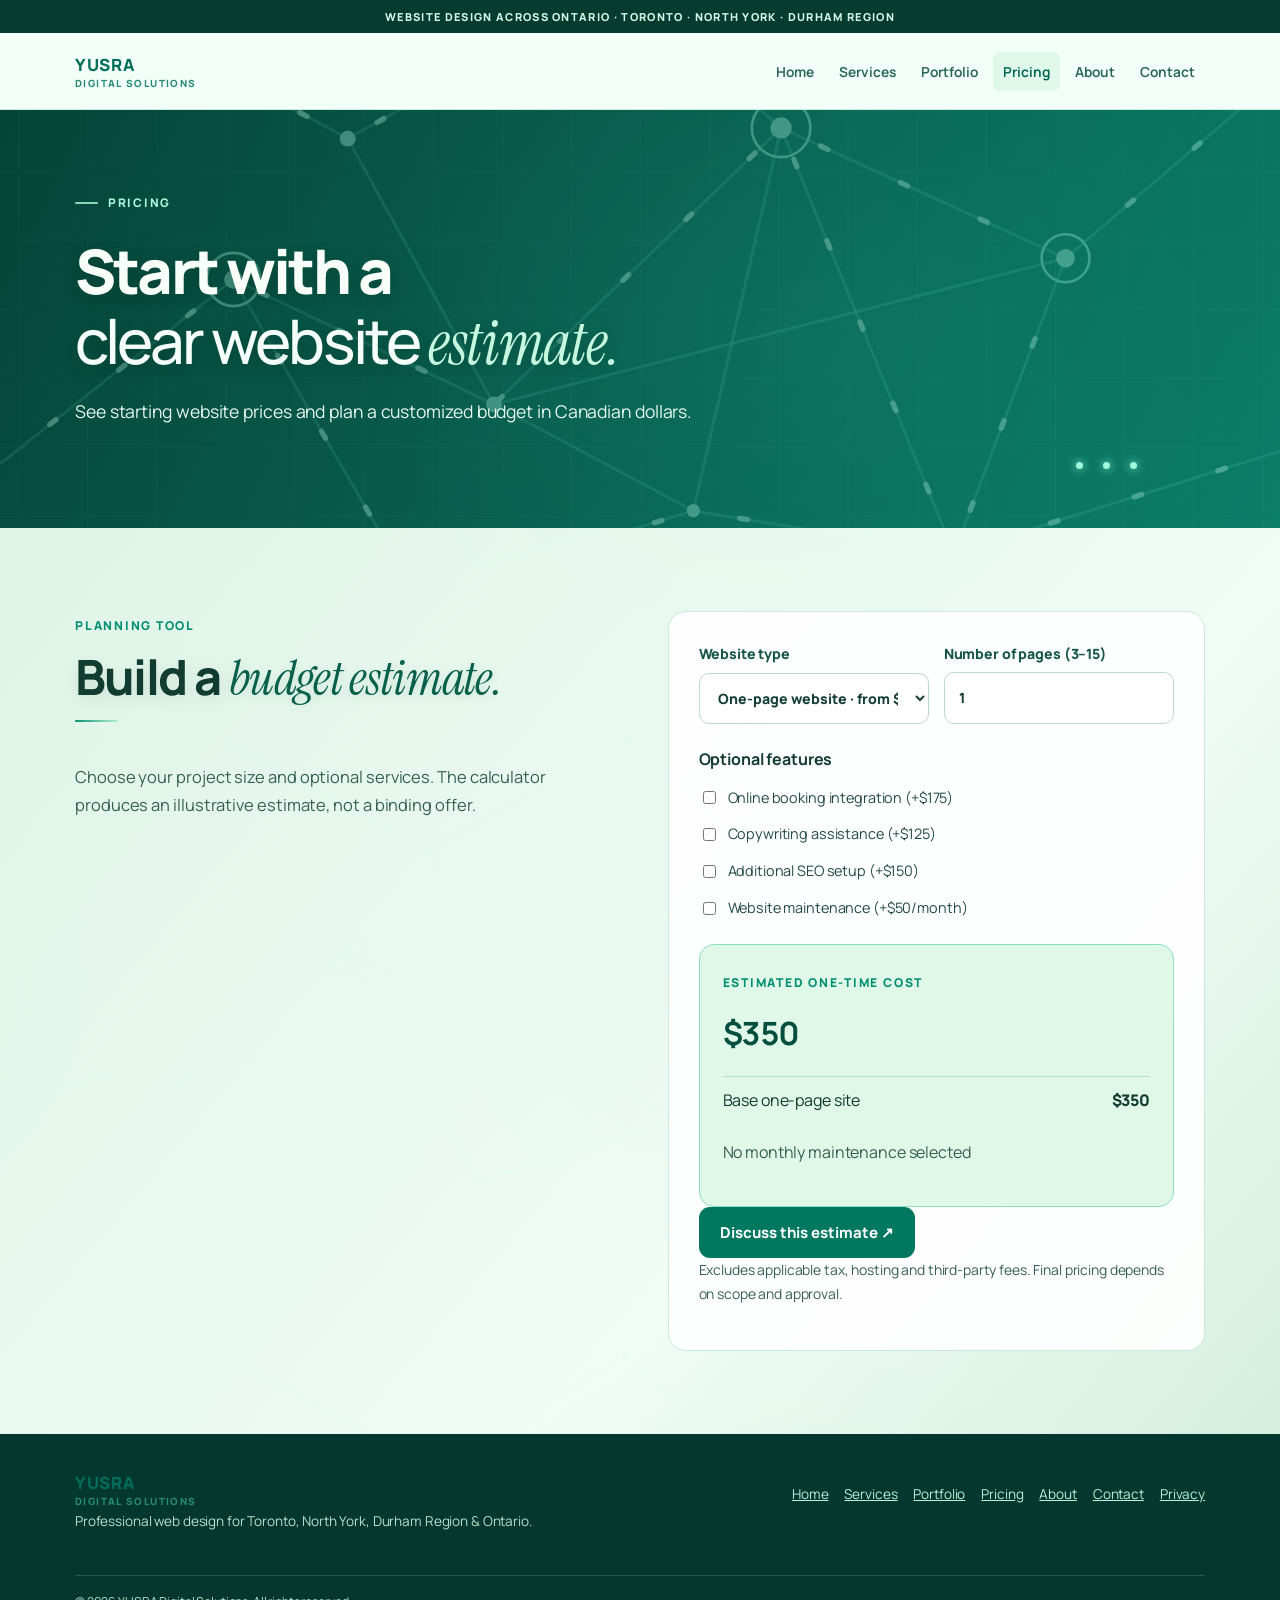
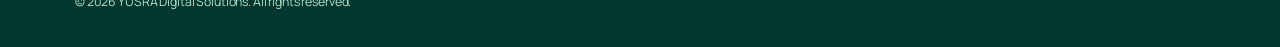
<file: pricing.html>
<!DOCTYPE html>
<html lang="en"><head><link href="https://fonts.googleapis.com" rel="preconnect"/><link crossorigin="" href="https://fonts.gstatic.com" rel="preconnect"/><link href="https://fonts.googleapis.com/css2?family=DM+Sans:wght@400;500;600;700;800&amp;family=Space+Grotesk:wght@400;500;600;700&amp;display=swap" rel="stylesheet"/><meta charset="utf-8"/><meta content="width=device-width, initial-scale=1" name="viewport"/><meta content="#064438" name="theme-color"/><title>Website Design Pricing Calculator | YUSRA Digital Solutions</title><link href="assets/site-v13.css" rel="stylesheet"/><link href="assets/typography-v18.css" rel="stylesheet"/><meta content="Get an indicative website design estimate in Canadian dollars, with one-page and multi-page options, add-ons and optional maintenance." name="description"/><meta content="index,follow" name="robots"/><meta content="#065b4b" name="theme-color"/><meta content="website" property="og:type"/><meta content="YUSRA Digital Solutions" property="og:site_name"/><meta content="Website Design Pricing Calculator | YUSRA Digital Solutions" property="og:title"/><meta content="Get an indicative website design estimate in Canadian dollars, with one-page and multi-page options, add-ons and optional maintenance." property="og:description"/><meta content="https://www.yusradigitalsolutions.ca/pricing.html" property="og:url"/><link href="https://www.yusradigitalsolutions.ca/pricing.html" rel="canonical"/><link href="favicon.svg" rel="icon" type="image/svg+xml"/><link href="assets/yusra-production-v18.css" rel="stylesheet"/></head><body><a class="skip-link" href="#main">Skip to content</a><div class="production-area-label">WEBSITE DESIGN ACROSS ONTARIO · TORONTO · NORTH YORK · DURHAM REGION</div><header class="site-header"><div class="container headrow"><a class="brand" href="index.html">YUSRA <small>DIGITAL SOLUTIONS</small></a><nav aria-label="Main navigation" class="nav"><a href="index.html">Home</a><a href="services.html">Services</a><a href="portfolio.html">Portfolio</a><a aria-current="page" href="pricing.html">Pricing</a><a href="about.html">About</a><a href="contact.html">Contact</a></nav></div></header><main id="main"><section class="network-hero"><div aria-hidden="true" class="net-backdrop"><svg aria-hidden="true" class="network-art" preserveaspectratio="xMidYMid slice" viewbox="0 0 520 320" xmlns="http://www.w3.org/2000/svg"><defs><pattern height="26" id="microgrid" patternunits="userSpaceOnUse" width="26"><path d="M26 0H0V26" fill="none" stroke="#84efdb" stroke-opacity=".11" stroke-width=".7"></path></pattern><radialgradient id="halor"><stop stop-color="#36bfa8" stop-opacity=".32"></stop><stop offset="1" stop-color="#36bfa8" stop-opacity="0"></stop></radialgradient></defs><rect fill="url(#microgrid)" height="320" width="520"></rect><ellipse cx="330" cy="165" fill="url(#halor)" rx="185" ry="155"></ellipse><g class="network-lines" fill="none" stroke="#7afbe4" stroke-opacity=".32" stroke-width="1.1"><path d="M12 220 L107 145 L205 192 L313 88 L420 137 L510 60"></path><path d="M45 35 L150 92 L253 35 L313 88 L378 248 L509 207"></path><path d="M107 145 L176 264 L280 232 L378 248 L420 137"></path><path d="M205 192 L280 232 L313 88"></path><path d="M150 92 L205 192 L420 137"></path></g><g class="signal-lines" fill="none" stroke="#c4fff0" stroke-linecap="round" stroke-width="2"><path d="M12 220 L107 145 L205 192 L313 88 L420 137 L510 60"></path><path d="M45 35 L150 92 L253 35 L313 88 L378 248 L509 207"></path><path d="M107 145 L176 264 L280 232 L378 248 L420 137"></path></g><g class="network-nodes" fill="#b5ffed"><circle cx="107" cy="145" r="3.5"></circle><circle cx="205" cy="192" r="3"></circle><circle cx="313" cy="88" r="4"></circle><circle cx="420" cy="137" r="3.5"></circle><circle cx="150" cy="92" r="3"></circle><circle cx="378" cy="248" r="3"></circle><circle cx="280" cy="232" r="2.5"></circle><circle cx="253" cy="35" r="2.5"></circle></g><g class="node-halos" fill="none" stroke="#aaffea"><circle cx="313" cy="88" r="11"></circle><circle cx="420" cy="137" r="9"></circle><circle cx="107" cy="145" r="10"></circle></g></svg></div><div class="container"><span class="eyebrow v13-kicker">PRICING</span><h1><span class="v13-headline-lead">Start with a </span><span class="v13-headline-flow">clear website <em class="v13-headline-accent">estimate.</em></span></h1><p>See starting website prices and plan a customized budget in Canadian dollars.</p><div aria-hidden="true" class="pattern-lights"><span class="motion-dot"></span><span class="motion-dot"></span><span class="motion-dot"></span></div></div></section><section class="section mint"><div class="container two-col"><div><div class="section-heading"><span class="eyebrow">PLANNING TOOL</span><h2>Build a <em class="editorial-accent">budget estimate.</em></h2><p>Choose your project size and optional services. The calculator produces an illustrative estimate, not a binding offer.</p></div></div><div class="panel calculator"><form id="pricing-form"><div class="form-grid"><label class="field">Website type<select name="plan"><option value="one">One-page website · from $350</option><option value="multi">Multi-page website · from $500</option></select></label><label class="field" id="pages-field">Number of pages (3–15)<input max="15" min="3" name="pages" type="number" value="3"/></label></div><div style="margin-top:22px"><strong>Optional features</strong><label class="checkline"><input name="booking" type="checkbox"/> Online booking integration (+$175)</label><label class="checkline"><input name="copy" type="checkbox"/> Copywriting assistance (+$125)</label><label class="checkline"><input name="seo" type="checkbox"/> Additional SEO setup (+$150)</label><label class="checkline"><input name="maintenance" type="checkbox"/> Website maintenance (+$50/month)</label></div><div aria-live="polite" class="estimate"><span class="eyebrow">ESTIMATED ONE-TIME COST</span><div><strong id="estimate-total">CAD $350</strong></div><ul id="estimate-breakdown"></ul><p id="estimate-monthly">No monthly maintenance selected</p></div><a class="button button-emerald" href="contact.html" id="estimate-request">Discuss this estimate ↗</a><p class="form-note">Excludes applicable tax, hosting and third-party fees. Final pricing depends on scope and approval.</p></form></div></div></section></main><footer class="footer"><div class="container"><div class="footer-flex"><div><div class="brand">YUSRA <small>DIGITAL SOLUTIONS</small></div><p>Professional web design for Toronto, North York, Durham Region &amp; Ontario.</p></div><nav aria-label="Footer navigation"><ul><li><a href="index.html">Home</a></li><li><a href="services.html">Services</a></li><li><a href="portfolio.html">Portfolio</a></li><li><a href="pricing.html">Pricing</a></li><li><a href="about.html">About</a></li><li><a href="contact.html">Contact</a></li><li><a href="privacy.html">Privacy</a></li></ul></nav></div><div class="copyright">© 2026 YUSRA Digital Solutions. All rights reserved.</div></div></footer><script src="assets/site-v12.js"></script></body></html>
</file>
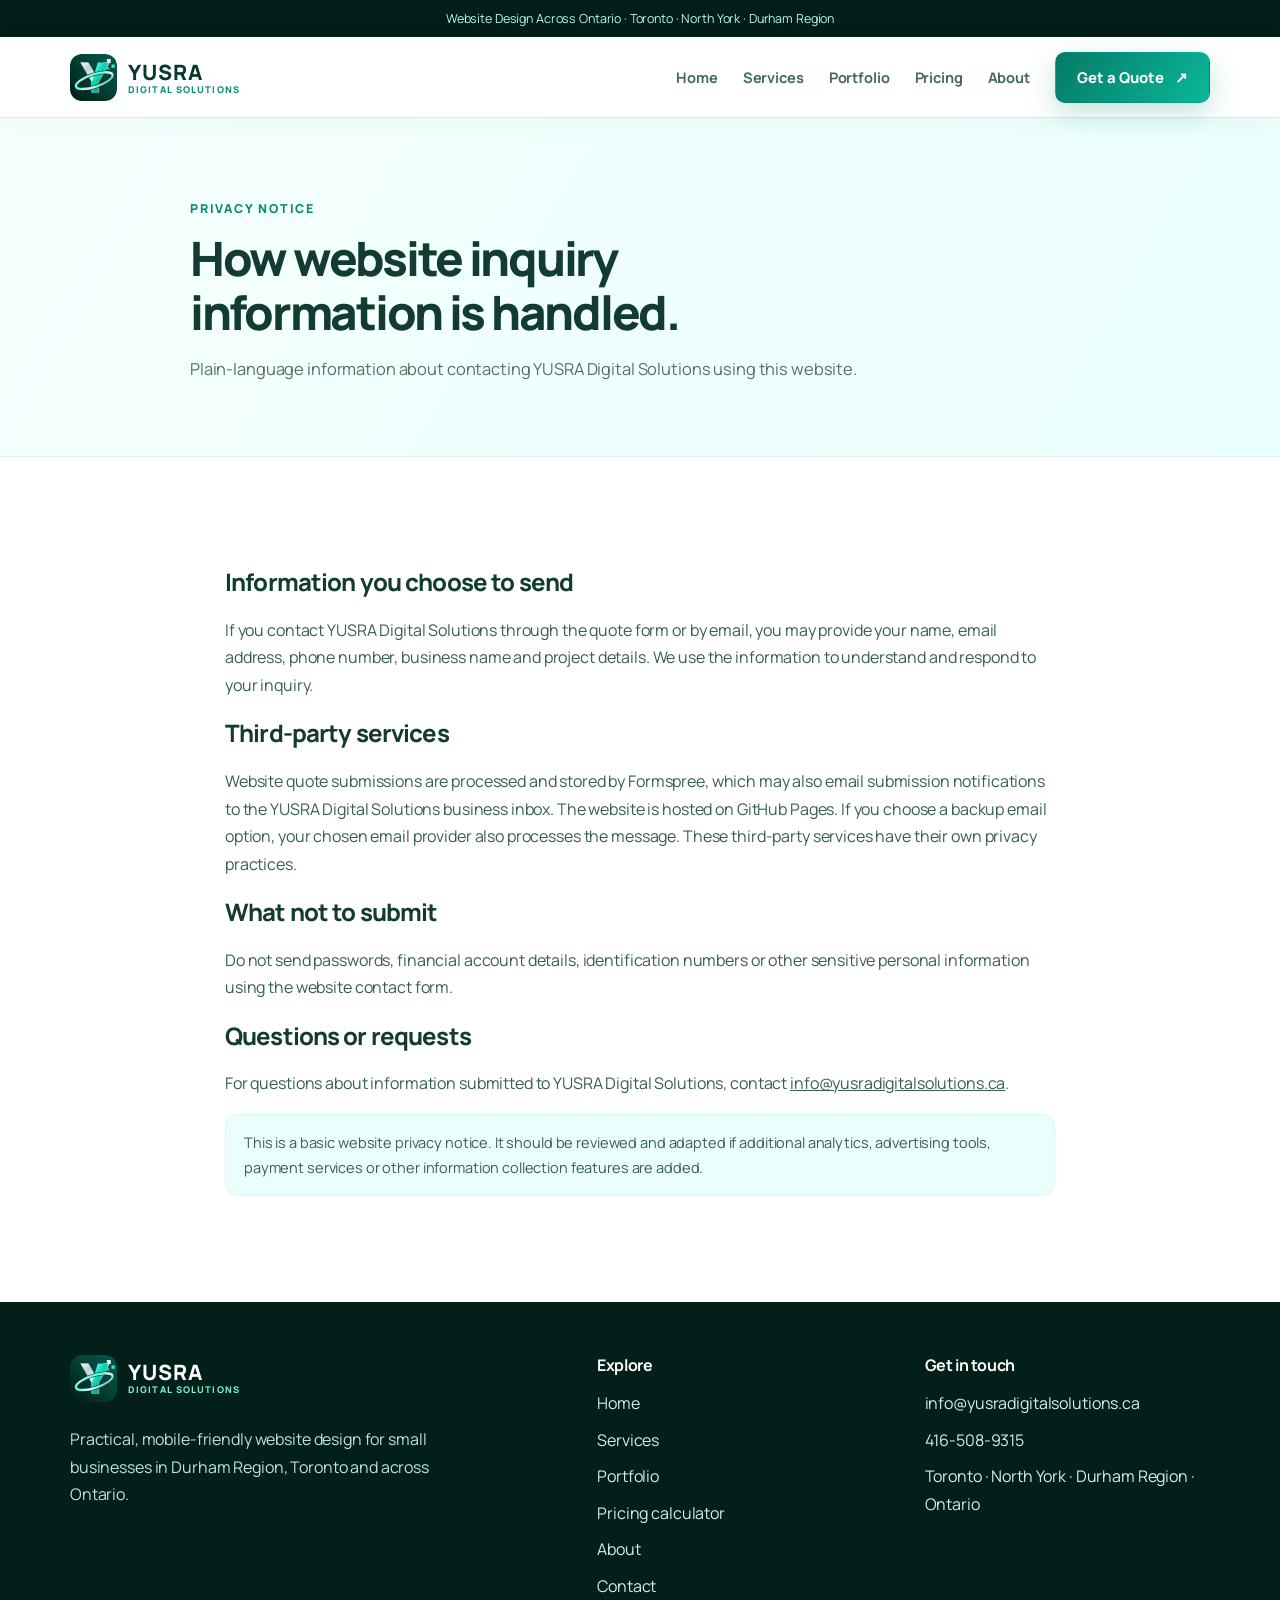
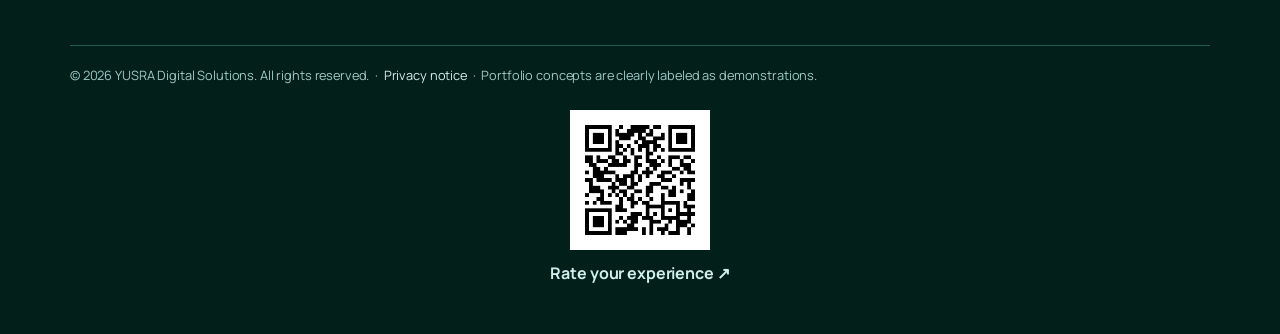
<file: privacy.html>
<!doctype html>
<html lang="en"><head>
<meta charset="utf-8"><meta name="viewport" content="width=device-width,initial-scale=1">

<title>Privacy Notice | YUSRA Digital Solutions</title>
<meta name="description" content="Privacy information for YUSRA Digital Solutions website visitors and people who submit a website quote request.">
<link rel="canonical" href="https://www.yusradigitalsolutions.ca/privacy.html">
<meta name="robots" content="index,follow">
<meta property="og:type" content="website"><meta property="og:site_name" content="YUSRA Digital Solutions"><meta property="og:title" content="Privacy Notice | YUSRA Digital Solutions"><meta property="og:description" content="Privacy information for YUSRA Digital Solutions website visitors and people who submit a website quote request."><meta property="og:url" content="https://www.yusradigitalsolutions.ca/privacy.html">
<link rel="icon" type="image/svg+xml" href="favicon.svg"><link rel="stylesheet" href="styles.css"><link rel="stylesheet" href="assets/typography-v18.css"><link rel="stylesheet" href="assets/yusra-production-v18.css">

</head>
<body><a class="skip-link" href="#main">Skip to content</a>
<div class="topline">Website Design Across Ontario · Toronto · North York · Durham Region</div>
<header class="site-header"><div class="container navrow">
<a class="brand" href="./" aria-label="YUSRA Digital Solutions home"><span class="brandmark" aria-hidden="true"><img src="assets/yusra-mark.svg" alt="" width="48" height="48"></span><span class="brand-words"><strong>YUSRA</strong><small>DIGITAL SOLUTIONS</small></span></a>
<nav class="navlinks" aria-label="Main navigation"><a href="./">Home</a><a href="services.html">Services</a><a href="portfolio.html">Portfolio</a><a href="pricing.html">Pricing</a><a href="about.html">About</a><a class="btn btn-primary" href="contact.html">Get a Quote <span aria-hidden="true">↗</span></a></nav>
<details class="mobile-menu"><summary>Menu ☰</summary><nav class="mobile-items" aria-label="Mobile navigation"><a href="./">Home</a><a href="services.html">Services</a><a href="portfolio.html">Portfolio</a><a href="pricing.html">Pricing</a><a href="about.html">About</a><a href="contact.html">Contact</a></nav></details>
</div></header>
<main id="main">
<section class="page-intro"><div class="container"><span class="eyebrow">Privacy notice</span><h1>How website inquiry information is handled.</h1><p>Plain-language information about contacting YUSRA Digital Solutions using this website.</p></div></section>
<section class="section"><div class="container" style="max-width:830px">
<h2>Information you choose to send</h2><p>If you contact YUSRA Digital Solutions through the quote form or by email, you may provide your name, email address, phone number, business name and project details. We use the information to understand and respond to your inquiry.</p>
<h2>Third-party services</h2><p>Website quote submissions are processed and stored by Formspree, which may also email submission notifications to the YUSRA Digital Solutions business inbox. The website is hosted on GitHub Pages. If you choose a backup email option, your chosen email provider also processes the message. These third-party services have their own privacy practices.</p>
<h2>What not to submit</h2><p>Do not send passwords, financial account details, identification numbers or other sensitive personal information using the website contact form.</p>
<h2>Questions or requests</h2><p>For questions about information submitted to YUSRA Digital Solutions, contact <a href="mailto:info@yusradigitalsolutions.ca">info@yusradigitalsolutions.ca</a>.</p>
<p class="notice">This is a basic website privacy notice. It should be reviewed and adapted if additional analytics, advertising tools, payment services or other information collection features are added.</p></div></section></main>
<footer class="site-footer"><div class="container"><div class="footer-cols">
<div><a class="brand" href="./" style="color:#fff"><span class="brandmark" aria-hidden="true"><img src="assets/yusra-mark.svg" alt="" width="48" height="48"></span><span class="brand-words"><strong>YUSRA</strong><small>DIGITAL SOLUTIONS</small></span></a><p>Practical, mobile-friendly website design for small businesses in Durham Region, Toronto and across Ontario.</p></div>
<div><h3>Explore</h3><ul><li><a href="./">Home</a></li><li><a href="services.html">Services</a></li><li><a href="portfolio.html">Portfolio</a></li><li><a href="pricing.html">Pricing calculator</a></li><li><a href="about.html">About</a></li><li><a href="contact.html">Contact</a></li></ul></div>
<div><h3>Get in touch</h3><ul><li><a href="mailto:info@yusradigitalsolutions.ca">info@yusradigitalsolutions.ca</a></li><li><a href="tel:+14165089315">416-508-9315</a></li><li>Toronto · North York · Durham Region · Ontario</li></ul></div>
</div><div class="foot-bottom">© <span id="year">2026</span> YUSRA Digital Solutions. All rights reserved. &nbsp;·&nbsp; <a href="privacy.html" aria-current="page">Privacy notice</a> &nbsp;·&nbsp; Portfolio concepts are clearly labeled as demonstrations.</div></div><div style="padding:1.5rem;text-align:center"><a href="rate.html" style="display:inline-grid;justify-items:center;gap:.6rem;color:inherit"><img src="[data-uri]" width="140" height="140" alt="Scan to rate your project with YUSRA"><strong>Rate your experience ↗</strong></a></div></footer>
<script>document.getElementById('year').textContent=new Date().getFullYear();</script>
</body></html>
</file>
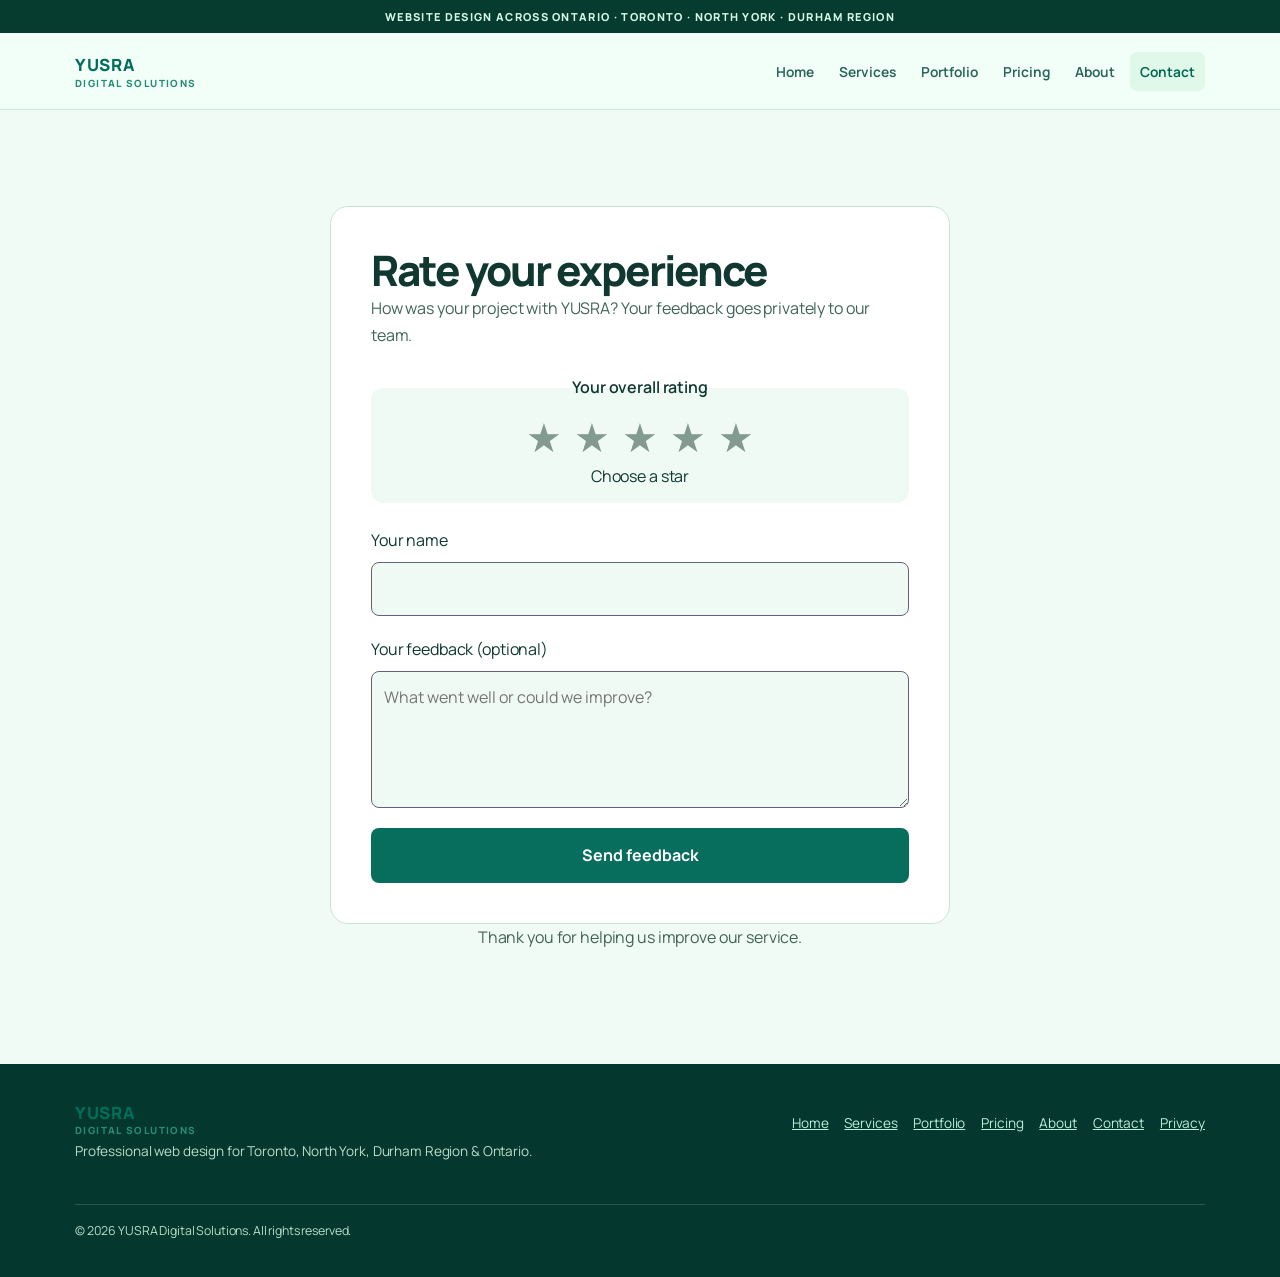
<file: rate.html>
<!DOCTYPE html>
<html lang="en"><head><link href="https://fonts.googleapis.com" rel="preconnect"/><link crossorigin="" href="https://fonts.gstatic.com" rel="preconnect"/><link href="https://fonts.googleapis.com/css2?family=DM+Sans:wght@400;500;600;700;800&amp;family=Space+Grotesk:wght@400;500;600;700&amp;display=swap" rel="stylesheet"/><meta charset="utf-8"/><meta content="width=device-width, initial-scale=1" name="viewport"/><meta content="#064438" name="theme-color"/><title>Rate your experience | YUSRA Digital Solutions</title><link href="assets/site-v13.css" rel="stylesheet"/><link href="assets/typography-v18.css" rel="stylesheet"/><meta content="Share private feedback about your website project with YUSRA Digital Solutions." name="description"/><meta content="index,follow" name="robots"/><meta content="#065b4b" name="theme-color"/><meta content="website" property="og:type"/><meta content="YUSRA Digital Solutions" property="og:site_name"/><meta content="Rate Your Experience | YUSRA Digital Solutions" property="og:title"/><meta content="Share private feedback about your website project with YUSRA Digital Solutions." property="og:description"/><meta content="https://www.yusradigitalsolutions.ca/rate.html" property="og:url"/><link href="https://www.yusradigitalsolutions.ca/rate.html" rel="canonical"/><link href="favicon.svg" rel="icon" type="image/svg+xml"/><link href="assets/yusra-production-v18.css" rel="stylesheet"/><style>
.feedback{background:#f1fbf6;color:#103831;padding:clamp(32px,8vw,96px) 18px}.feedback form{display:block;background:#fff;color:#103831;padding:clamp(20px,5vw,40px);border:1px solid #c6e4d7;border-radius:18px;max-width:620px;margin:auto}.feedback h1{font-size:clamp(28px,5vw,42px);color:inherit;margin:0}.feedback p{color:#406458}.feedback fieldset{background:#f0faf5;border:0;border-radius:12px;text-align:center;margin:24px 0;padding:12px}.feedback legend{color:#103831;font-weight:600}.stars{display:flex;justify-content:center}.stars label{position:relative;display:grid;place-items:center;width:min(48px,15vw);height:50px;cursor:pointer}.stars input{position:absolute;opacity:0;width:100%;height:100%;inset:0;cursor:pointer;margin:0}.stars span{font:40px/1 sans-serif;color:#829a90}.stars label:has(:checked) span,.stars label:has(~ label :checked) span{color:#a96700}.stars label:has(:focus-visible){outline:2px solid #078b75;border-radius:5px}.feedback textarea,.feedback input[name=name]{display:block;background:#f0faf5;color:#103831;border:1px solid #61617d;border-radius:8px;width:100%;box-sizing:border-box;padding:12px;margin:8px 0 20px;font:inherit}.feedback button{background:#076d5c;color:white;border:none;border-radius:8px;width:100%;padding:14px;font:inherit;font-weight:bold;cursor:pointer}
</style></head><body><a class="skip-link" href="#main">Skip to content</a><div class="production-area-label">WEBSITE DESIGN ACROSS ONTARIO · TORONTO · NORTH YORK · DURHAM REGION</div><header class="site-header"><div class="container headrow"><a class="brand" href="index.html">YUSRA <small>DIGITAL SOLUTIONS</small></a><nav aria-label="Main navigation" class="nav"><a href="index.html">Home</a><a href="services.html">Services</a><a href="portfolio.html">Portfolio</a><a href="pricing.html">Pricing</a><a href="about.html">About</a><a aria-current="page" href="contact.html">Contact</a></nav></div></header><main class="feedback"><form method="post" action="https://formspree.io/f/xyeeondw"><input type="hidden" name="_subject" value="YUSRA client rating"><h1>Rate your experience</h1><p>How was your project with YUSRA? Your feedback goes privately to our team.</p><fieldset><legend>Your overall rating</legend><div class="stars"><label><input type="radio" name="rating" value="1" aria-label="1 star" required><span aria-hidden="true">★</span></label><label><input type="radio" name="rating" value="2" aria-label="2 stars" required><span aria-hidden="true">★</span></label><label><input type="radio" name="rating" value="3" aria-label="3 stars" required><span aria-hidden="true">★</span></label><label><input type="radio" name="rating" value="4" aria-label="4 stars" required><span aria-hidden="true">★</span></label><label><input type="radio" name="rating" value="5" aria-label="5 stars" required><span aria-hidden="true">★</span></label></div><output id="rating-summary" aria-live="polite">Choose a star</output></fieldset><label for="review-name">Your name</label><input id="review-name" name="name" autocomplete="name" maxlength="100" required><label for="feedback">Your feedback (optional)</label><textarea id="feedback" name="feedback" rows="4" maxlength="3000" placeholder="What went well or could we improve?"></textarea><button type="submit">Send feedback</button></form><p style="text-align:center;color:#406458">Thank you for helping us improve our service.</p></main><script>document.querySelector('.stars').addEventListener('change', function(event) { document.getElementById('rating-summary').textContent = event.target.value + ' out of 5 stars'; });</script><footer class="footer"><div class="container"><div class="footer-flex"><div><div class="brand">YUSRA <small>DIGITAL SOLUTIONS</small></div><p>Professional web design for Toronto, North York, Durham Region &amp; Ontario.</p></div><nav aria-label="Footer navigation"><ul><li><a href="index.html">Home</a></li><li><a href="services.html">Services</a></li><li><a href="portfolio.html">Portfolio</a></li><li><a href="pricing.html">Pricing</a></li><li><a href="about.html">About</a></li><li><a href="contact.html">Contact</a></li><li><a href="privacy.html">Privacy</a></li></ul></nav></div><div class="copyright">© 2026 YUSRA Digital Solutions. All rights reserved.</div></div></footer></body></html>
</file>
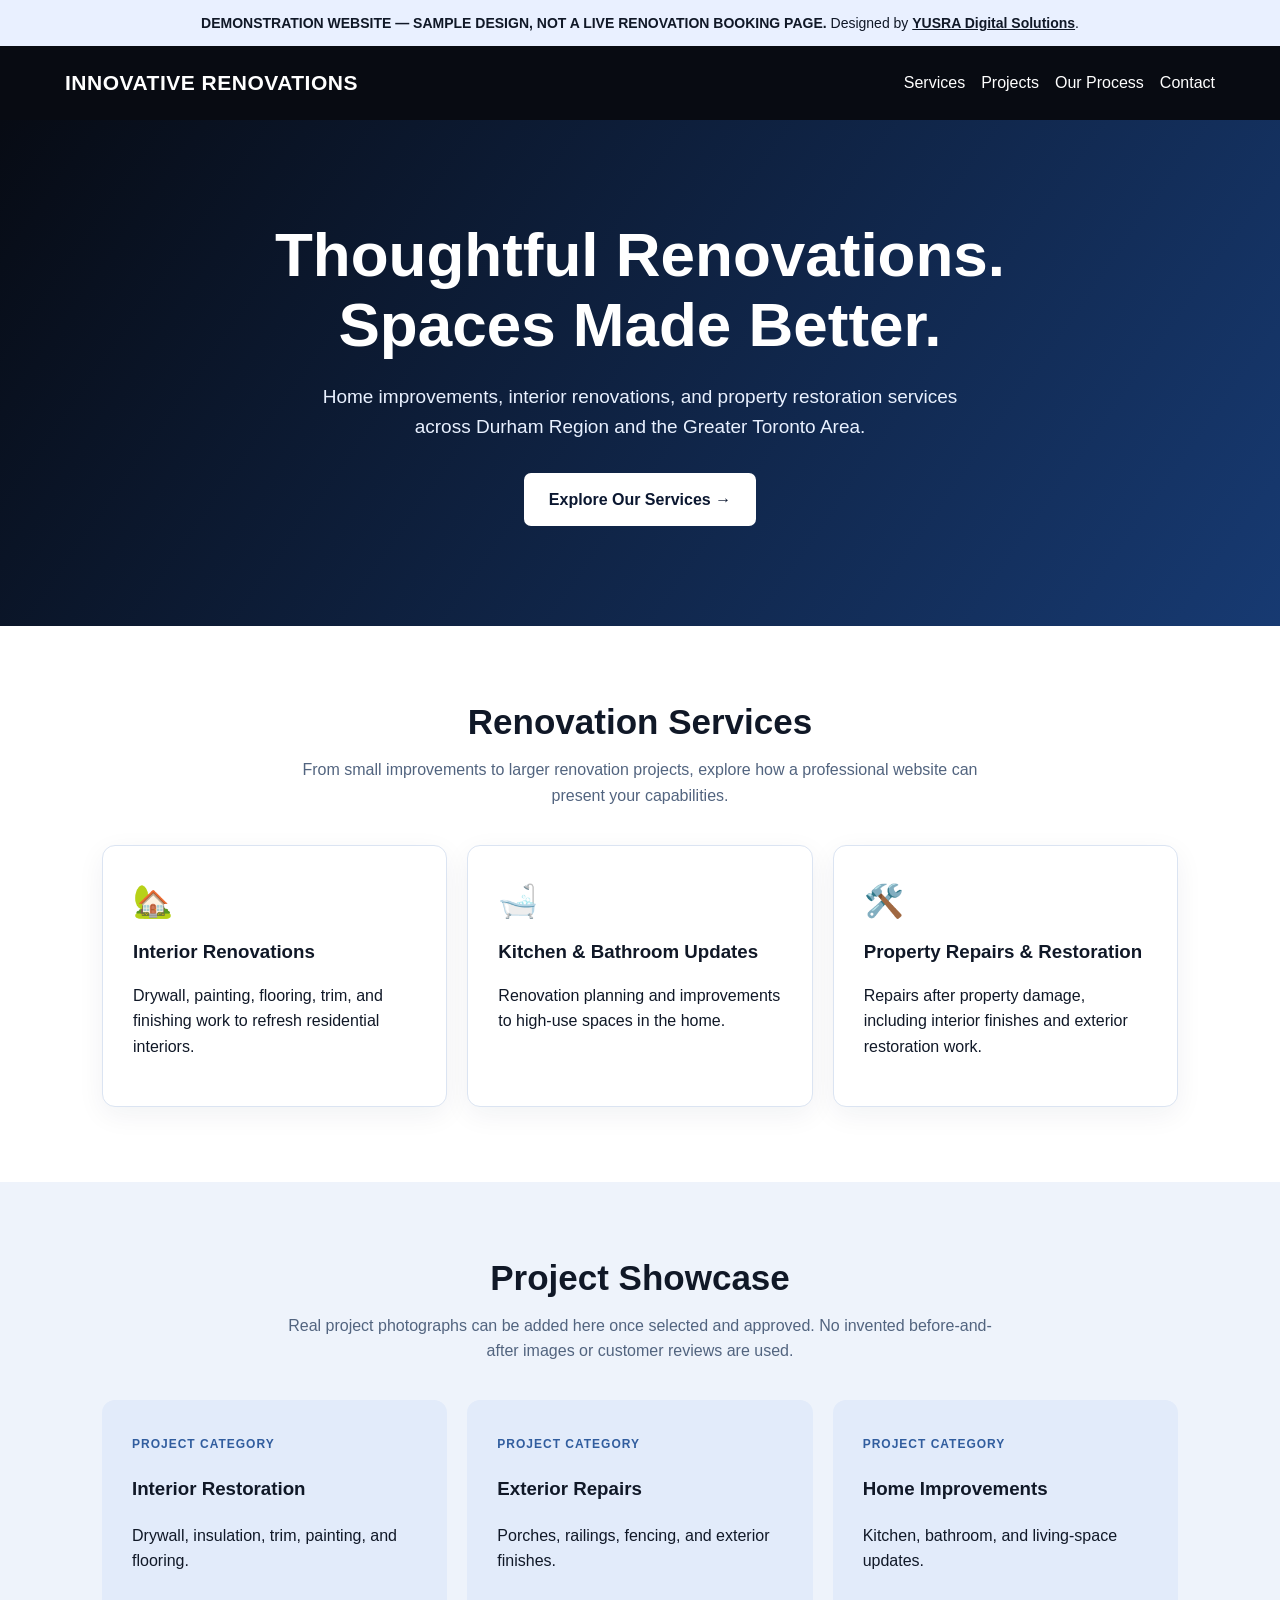
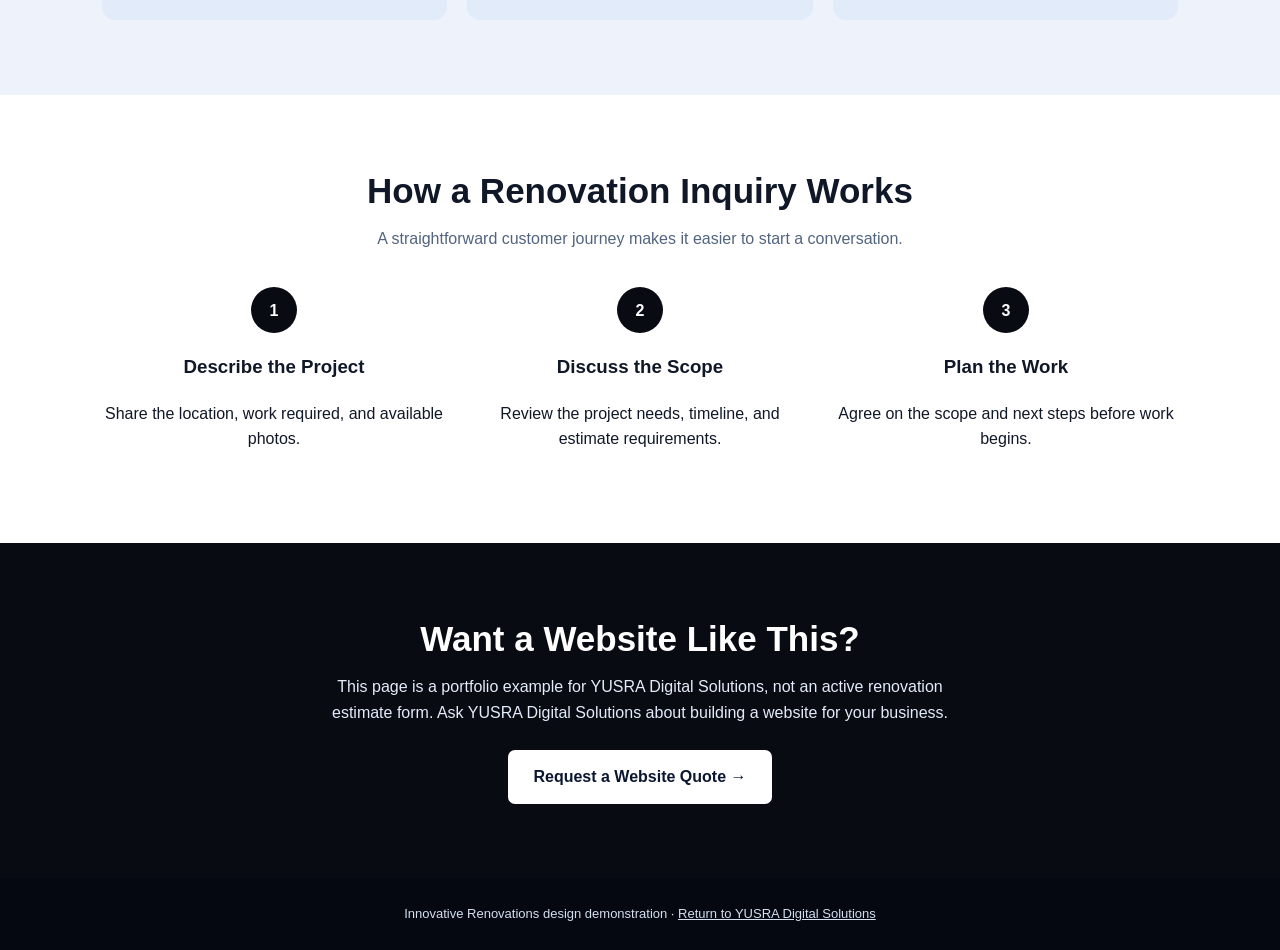
<file: renovation-demo.html>
<!doctype html><html lang="en"><head><meta charset="utf-8"><meta name="viewport" content="width=device-width,initial-scale=1"><meta name="robots" content="noindex,follow"><title>Innovative Renovations | Website Design Demo</title><style>:root{--dark:#080b12;--green:#d8e6ff;--cream:#eef3fb;--text:#101827}*{box-sizing:border-box}body{margin:0;font-family:Arial,sans-serif;color:var(--text);line-height:1.6}a{color:inherit}.notice{padding:12px 20px;text-align:center;background:#e9f0ff;font-size:14px}.notice a{font-weight:700}nav{background:var(--dark);color:white;display:flex;justify-content:space-between;align-items:center;gap:20px;flex-wrap:wrap;padding:20px max(5%,calc((100% - 1150px)/2))}nav strong{font-size:21px;letter-spacing:.5px}nav a{text-decoration:none;margin-left:16px}.hero{background:linear-gradient(125deg,#070b14,#173a72);color:white;padding:100px 24px;text-align:center}.hero h1{font-size:clamp(35px,5vw,62px);max-width:820px;line-height:1.13;margin:0 auto 22px}.hero p{font-size:19px;max-width:650px;margin:0 auto 30px;color:#e9f1ff}.button{display:inline-block;padding:14px 25px;border-radius:7px;background:#ffffff;color:#0b1730;font-weight:800;text-decoration:none}.wrap{max-width:1120px;margin:auto;padding:75px 22px}h2{text-align:center;font-size:35px;line-height:1.2;margin:0 0 14px}.intro{text-align:center;color:#52647f;max-width:720px;margin:0 auto 36px}.grid{display:grid;grid-template-columns:repeat(3,1fr);gap:20px}.card{border:1px solid #dbe4f2;background:white;border-radius:13px;padding:30px;box-shadow:0 8px 28px #0a1e400f}.card .symbol{font-size:32px}.card h3{margin:10px 0}.alt{background:var(--cream)}.project{background:#e2ebfa;border-radius:13px;padding:30px}.project span{font-size:12px;font-weight:700;letter-spacing:1px;color:#315d9e}.steps{display:grid;grid-template-columns:repeat(3,1fr);gap:22px;text-align:center}.steps b{display:inline-grid;place-items:center;border-radius:50%;width:46px;height:46px;background:var(--dark);color:white}.cta{background:var(--dark);color:white;text-align:center;padding:75px 22px}.cta p{max-width:650px;margin:12px auto 25px;color:#e4ebfa}footer{background:#050810;color:#d4dff0;text-align:center;padding:25px;font-size:13px}@media(max-width:750px){.grid,.steps{grid-template-columns:1fr}nav a{margin-left:8px}.hero{padding:75px 20px}}</style></head><body><div class="notice"><strong>DEMONSTRATION WEBSITE — SAMPLE DESIGN, NOT A LIVE RENOVATION BOOKING PAGE.</strong> Designed by <a href="./">YUSRA Digital Solutions</a>.</div><nav><strong>INNOVATIVE RENOVATIONS</strong><div><a href="#services">Services</a><a href="#projects">Projects</a><a href="#process">Our Process</a><a href="#contact">Contact</a></div></nav><main><section class="hero"><h1>Thoughtful Renovations. Spaces Made Better.</h1><p>Home improvements, interior renovations, and property restoration services across Durham Region and the Greater Toronto Area.</p><a href="#services" class="button">Explore Our Services →</a></section><section id="services" class="wrap"><h2>Renovation Services</h2><p class="intro">From small improvements to larger renovation projects, explore how a professional website can present your capabilities.</p><div class="grid"><article class="card"><div class="symbol">🏡</div><h3>Interior Renovations</h3><p>Drywall, painting, flooring, trim, and finishing work to refresh residential interiors.</p></article><article class="card"><div class="symbol">🛁</div><h3>Kitchen &amp; Bathroom Updates</h3><p>Renovation planning and improvements to high-use spaces in the home.</p></article><article class="card"><div class="symbol">🛠️</div><h3>Property Repairs &amp; Restoration</h3><p>Repairs after property damage, including interior finishes and exterior restoration work.</p></article></div></section><section id="projects" class="alt"><div class="wrap"><h2>Project Showcase</h2><p class="intro">Real project photographs can be added here once selected and approved. No invented before-and-after images or customer reviews are used.</p><div class="grid"><div class="project"><span>PROJECT CATEGORY</span><h3>Interior Restoration</h3><p>Drywall, insulation, trim, painting, and flooring.</p></div><div class="project"><span>PROJECT CATEGORY</span><h3>Exterior Repairs</h3><p>Porches, railings, fencing, and exterior finishes.</p></div><div class="project"><span>PROJECT CATEGORY</span><h3>Home Improvements</h3><p>Kitchen, bathroom, and living-space updates.</p></div></div></div></section><section id="process" class="wrap"><h2>How a Renovation Inquiry Works</h2><p class="intro">A straightforward customer journey makes it easier to start a conversation.</p><div class="steps"><div><b>1</b><h3>Describe the Project</h3><p>Share the location, work required, and available photos.</p></div><div><b>2</b><h3>Discuss the Scope</h3><p>Review the project needs, timeline, and estimate requirements.</p></div><div><b>3</b><h3>Plan the Work</h3><p>Agree on the scope and next steps before work begins.</p></div></div></section><section id="contact" class="cta"><h2>Want a Website Like This?</h2><p>This page is a portfolio example for YUSRA Digital Solutions, not an active renovation estimate form. Ask YUSRA Digital Solutions about building a website for your business.</p><a class="button" href="./#contact">Request a Website Quote →</a></section></main><footer>Innovative Renovations design demonstration · <a href="./">Return to YUSRA Digital Solutions</a></footer></body></html>
</file>
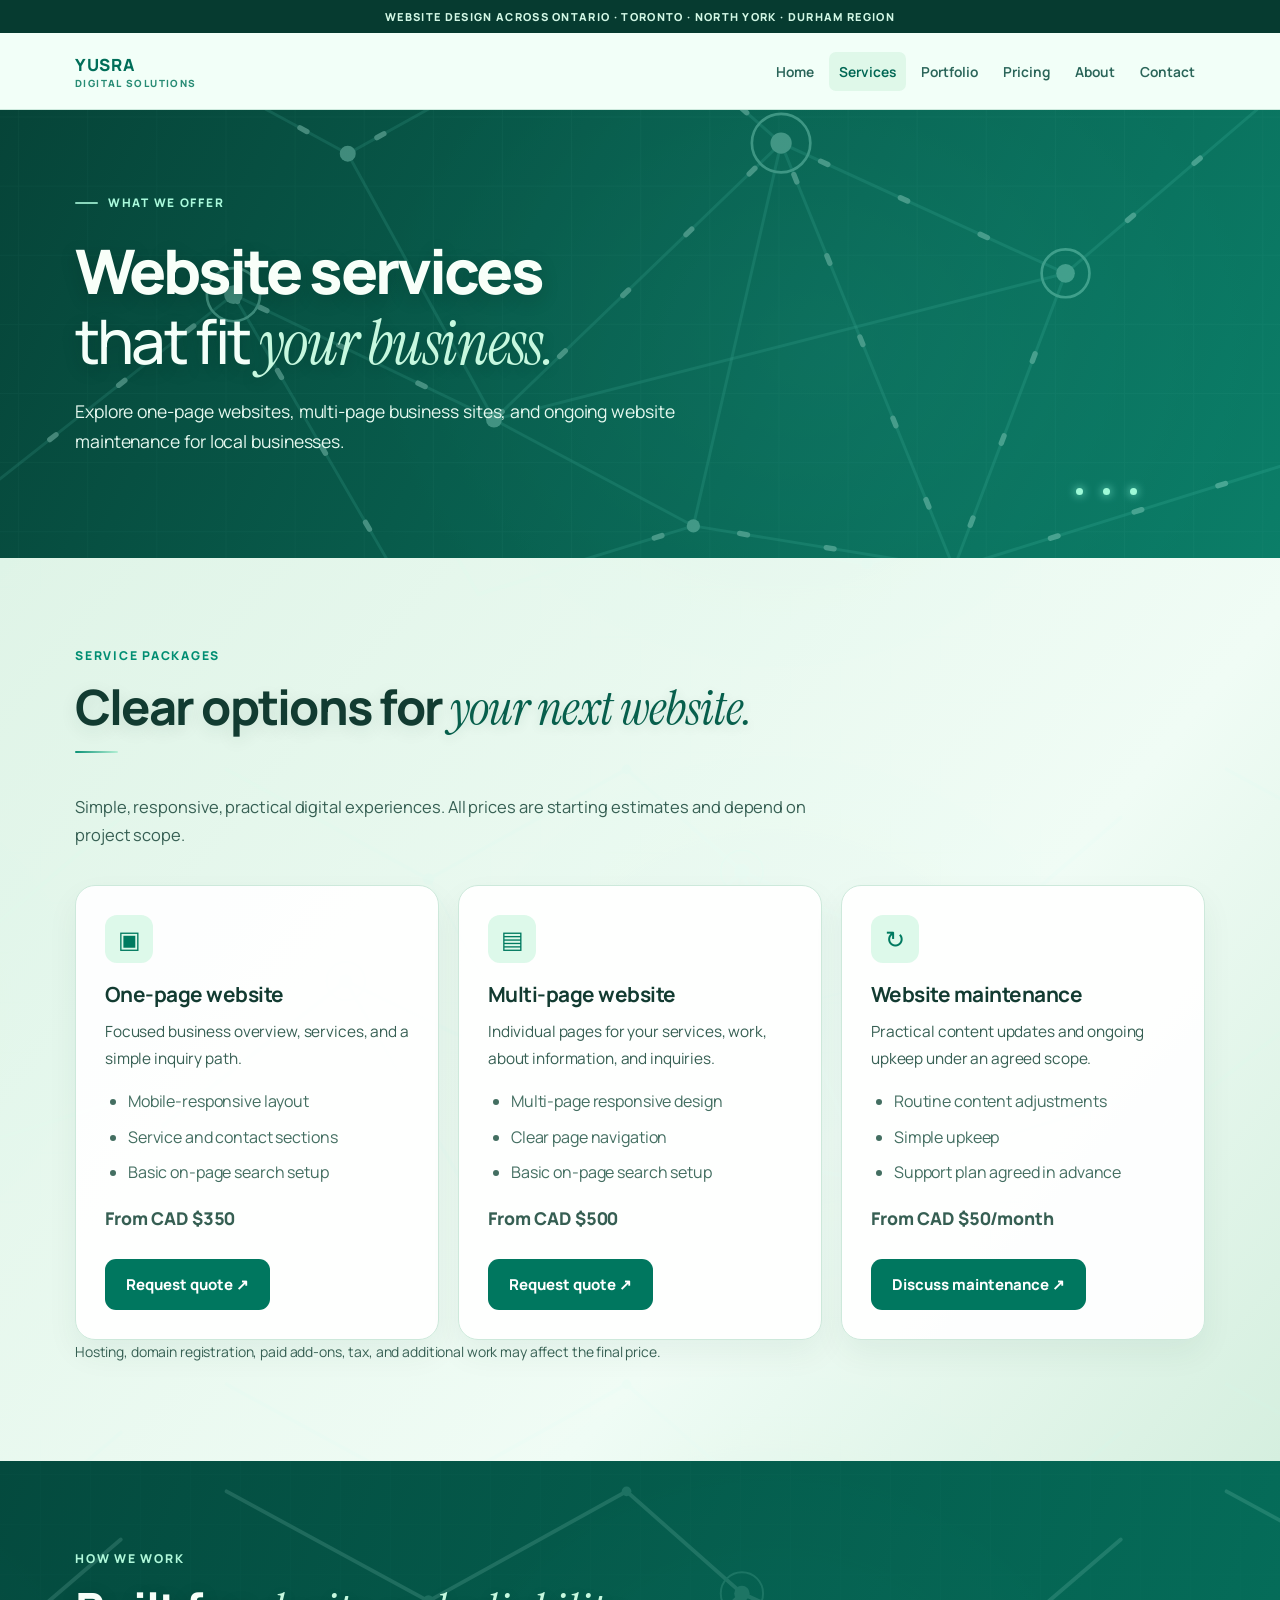
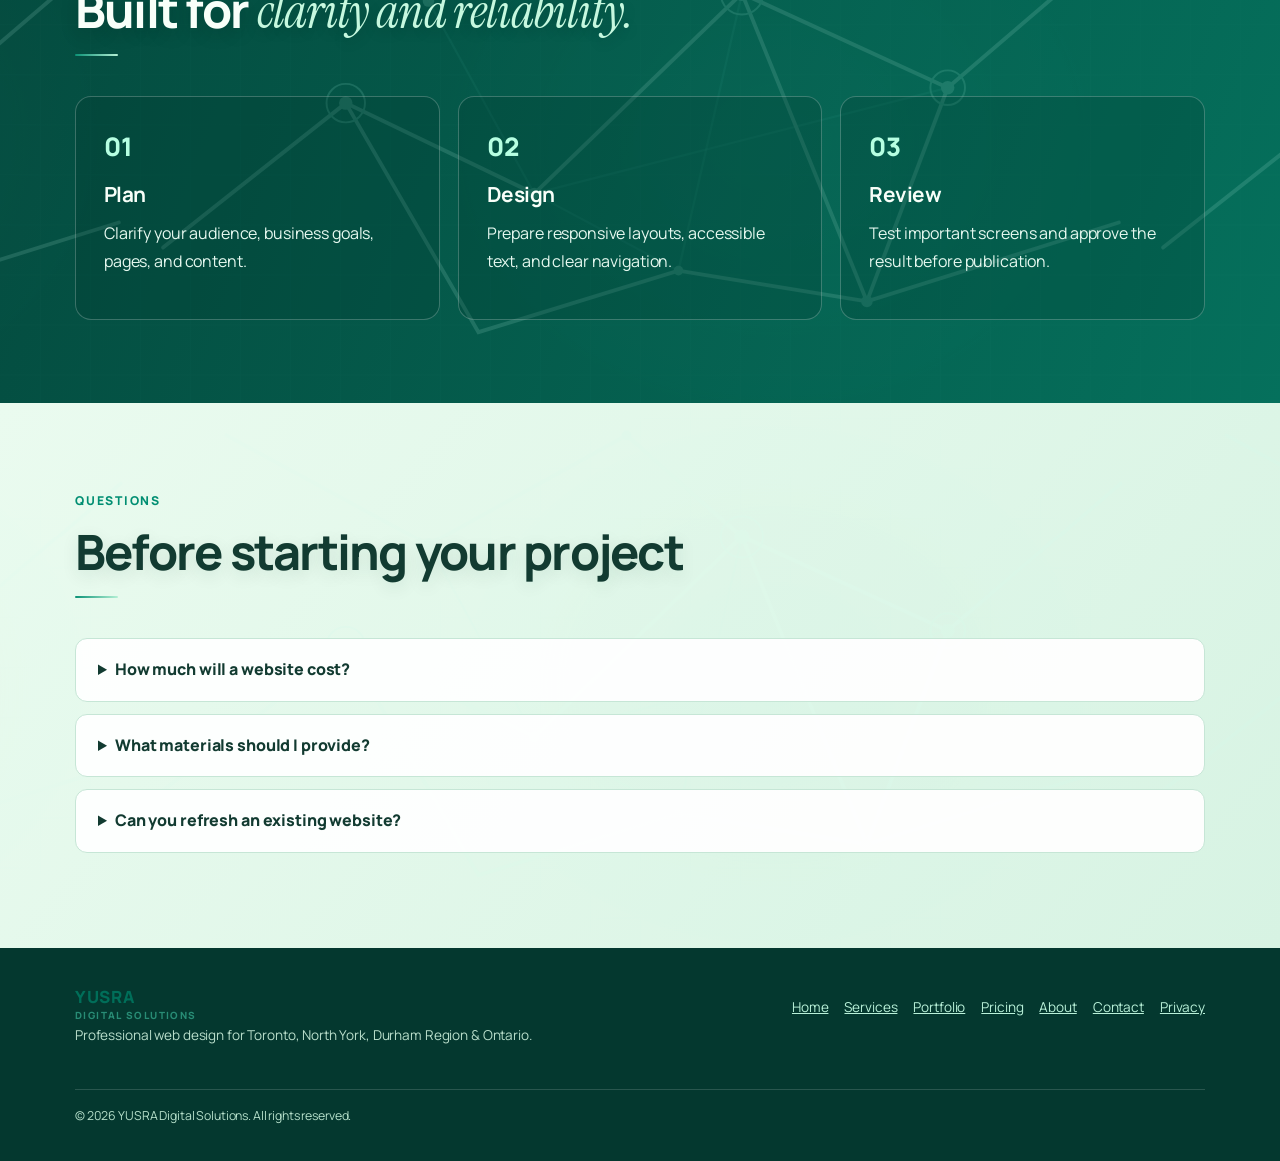
<file: services.html>
<!DOCTYPE html>
<html lang="en"><head><link href="https://fonts.googleapis.com" rel="preconnect"/><link crossorigin="" href="https://fonts.gstatic.com" rel="preconnect"/><link href="https://fonts.googleapis.com/css2?family=DM+Sans:wght@400;500;600;700;800&amp;family=Space+Grotesk:wght@400;500;600;700&amp;display=swap" rel="stylesheet"/><meta charset="utf-8"/><meta content="width=device-width, initial-scale=1" name="viewport"/><meta content="#064438" name="theme-color"/><title>Website Design Services Across Ontario | YUSRA Digital Solutions</title><link href="assets/site-v13.css" rel="stylesheet"/><link href="assets/typography-v18.css" rel="stylesheet"/><meta content="One-page and multi-page website design, website maintenance and practical website services for businesses across Toronto, North York, Durham Region and Ontario." name="description"/><meta content="index,follow" name="robots"/><meta content="#065b4b" name="theme-color"/><meta content="website" property="og:type"/><meta content="YUSRA Digital Solutions" property="og:site_name"/><meta content="Website Design Services Across Ontario | YUSRA Digital Solutions" property="og:title"/><meta content="One-page and multi-page website design, website maintenance and practical website services for businesses across Toronto, North York, Durham Region and Ontario." property="og:description"/><meta content="https://www.yusradigitalsolutions.ca/services.html" property="og:url"/><link href="https://www.yusradigitalsolutions.ca/services.html" rel="canonical"/><link href="favicon.svg" rel="icon" type="image/svg+xml"/><link href="assets/yusra-production-v18.css" rel="stylesheet"/></head><body><a class="skip-link" href="#main">Skip to content</a><div class="production-area-label">WEBSITE DESIGN ACROSS ONTARIO · TORONTO · NORTH YORK · DURHAM REGION</div><header class="site-header"><div class="container headrow"><a class="brand" href="index.html">YUSRA <small>DIGITAL SOLUTIONS</small></a><nav aria-label="Main navigation" class="nav"><a href="index.html">Home</a><a aria-current="page" href="services.html">Services</a><a href="portfolio.html">Portfolio</a><a href="pricing.html">Pricing</a><a href="about.html">About</a><a href="contact.html">Contact</a></nav></div></header><main id="main"><section class="network-hero"><div aria-hidden="true" class="net-backdrop"><svg aria-hidden="true" class="network-art" preserveaspectratio="xMidYMid slice" viewbox="0 0 520 320" xmlns="http://www.w3.org/2000/svg"><defs><pattern height="26" id="microgrid" patternunits="userSpaceOnUse" width="26"><path d="M26 0H0V26" fill="none" stroke="#84efdb" stroke-opacity=".11" stroke-width=".7"></path></pattern><radialgradient id="halor"><stop stop-color="#36bfa8" stop-opacity=".32"></stop><stop offset="1" stop-color="#36bfa8" stop-opacity="0"></stop></radialgradient></defs><rect fill="url(#microgrid)" height="320" width="520"></rect><ellipse cx="330" cy="165" fill="url(#halor)" rx="185" ry="155"></ellipse><g class="network-lines" fill="none" stroke="#7afbe4" stroke-opacity=".32" stroke-width="1.1"><path d="M12 220 L107 145 L205 192 L313 88 L420 137 L510 60"></path><path d="M45 35 L150 92 L253 35 L313 88 L378 248 L509 207"></path><path d="M107 145 L176 264 L280 232 L378 248 L420 137"></path><path d="M205 192 L280 232 L313 88"></path><path d="M150 92 L205 192 L420 137"></path></g><g class="signal-lines" fill="none" stroke="#c4fff0" stroke-linecap="round" stroke-width="2"><path d="M12 220 L107 145 L205 192 L313 88 L420 137 L510 60"></path><path d="M45 35 L150 92 L253 35 L313 88 L378 248 L509 207"></path><path d="M107 145 L176 264 L280 232 L378 248 L420 137"></path></g><g class="network-nodes" fill="#b5ffed"><circle cx="107" cy="145" r="3.5"></circle><circle cx="205" cy="192" r="3"></circle><circle cx="313" cy="88" r="4"></circle><circle cx="420" cy="137" r="3.5"></circle><circle cx="150" cy="92" r="3"></circle><circle cx="378" cy="248" r="3"></circle><circle cx="280" cy="232" r="2.5"></circle><circle cx="253" cy="35" r="2.5"></circle></g><g class="node-halos" fill="none" stroke="#aaffea"><circle cx="313" cy="88" r="11"></circle><circle cx="420" cy="137" r="9"></circle><circle cx="107" cy="145" r="10"></circle></g></svg></div><div class="container"><span class="eyebrow v13-kicker">WHAT WE OFFER</span><h1><span class="v13-headline-lead">Website services </span><span class="v13-headline-flow">that fit <em class="v13-headline-accent">your business.</em></span></h1><p>Explore one-page websites, multi-page business sites, and ongoing website maintenance for local businesses.</p><div aria-hidden="true" class="pattern-lights"><span class="motion-dot"></span><span class="motion-dot"></span><span class="motion-dot"></span></div></div></section>
<section class="section mint"><div class="container"><div class="section-heading"><span class="eyebrow">SERVICE PACKAGES</span><h2>Clear options for <em class="editorial-accent">your next website.</em></h2><p>Simple, responsive, practical digital experiences. All prices are starting estimates and depend on project scope.</p></div><div class="card-grid">
<article class="card" id="one-page"><div class="symbol">▣</div><h3>One-page website</h3><p>Focused business overview, services, and a simple inquiry path.</p><ul class="bullets"><li>Mobile-responsive layout</li><li>Service and contact sections</li><li>Basic on-page search setup</li></ul><p class="price">From CAD $350</p><a class="button button-emerald" href="contact.html?service=one-page">Request quote ↗</a></article>
<article class="card" id="multi-page"><div class="symbol">▤</div><h3>Multi-page website</h3><p>Individual pages for your services, work, about information, and inquiries.</p><ul class="bullets"><li>Multi-page responsive design</li><li>Clear page navigation</li><li>Basic on-page search setup</li></ul><p class="price">From CAD $500</p><a class="button button-emerald" href="contact.html?service=multi-page">Request quote ↗</a></article>
<article class="card" id="maintenance"><div class="symbol">↻</div><h3>Website maintenance</h3><p>Practical content updates and ongoing upkeep under an agreed scope.</p><ul class="bullets"><li>Routine content adjustments</li><li>Simple upkeep</li><li>Support plan agreed in advance</li></ul><p class="price">From CAD $50/month</p><a class="button button-emerald" href="contact.html?service=maintenance">Discuss maintenance ↗</a></article></div><p class="note">Hosting, domain registration, paid add-ons, tax, and additional work may affect the final price.</p></div></section>
<section class="section dark"><div class="container"><div class="section-heading"><span class="eyebrow">HOW WE WORK</span><h2>Built for <em class="editorial-accent">clarity and reliability.</em></h2></div><div class="steps"><article class="step"><span>01</span><h3>Plan</h3><p>Clarify your audience, business goals, pages, and content.</p></article><article class="step"><span>02</span><h3>Design</h3><p>Prepare responsive layouts, accessible text, and clear navigation.</p></article><article class="step"><span>03</span><h3>Review</h3><p>Test important screens and approve the result before publication.</p></article></div></div></section>
<section class="section pale"><div class="container"><div class="section-heading"><span class="eyebrow">QUESTIONS</span><h2>Before starting your project</h2></div><div class="faq"><details><summary>How much will a website cost?</summary><p>One-page websites start at CAD $350, multi-page sites at CAD $500, and maintenance at CAD $50/month. We provide a final quote after clarifying scope.</p></details><details><summary>What materials should I provide?</summary><p>Your business name, services, contact details, logo and relevant images or content. We can discuss other content needs before quoting.</p></details><details><summary>Can you refresh an existing website?</summary><p>Share the website and what you want changed. We will review whether the scope is suitable.</p></details></div></div></section>
</main><footer class="footer"><div class="container"><div class="footer-flex"><div><div class="brand">YUSRA <small>DIGITAL SOLUTIONS</small></div><p>Professional web design for Toronto, North York, Durham Region &amp; Ontario.</p></div><nav aria-label="Footer navigation"><ul><li><a href="index.html">Home</a></li><li><a href="services.html">Services</a></li><li><a href="portfolio.html">Portfolio</a></li><li><a href="pricing.html">Pricing</a></li><li><a href="about.html">About</a></li><li><a href="contact.html">Contact</a></li><li><a href="privacy.html">Privacy</a></li></ul></nav></div><div class="copyright">© 2026 YUSRA Digital Solutions. All rights reserved.</div></div></footer><script src="assets/site-v12.js"></script></body></html>
</file>
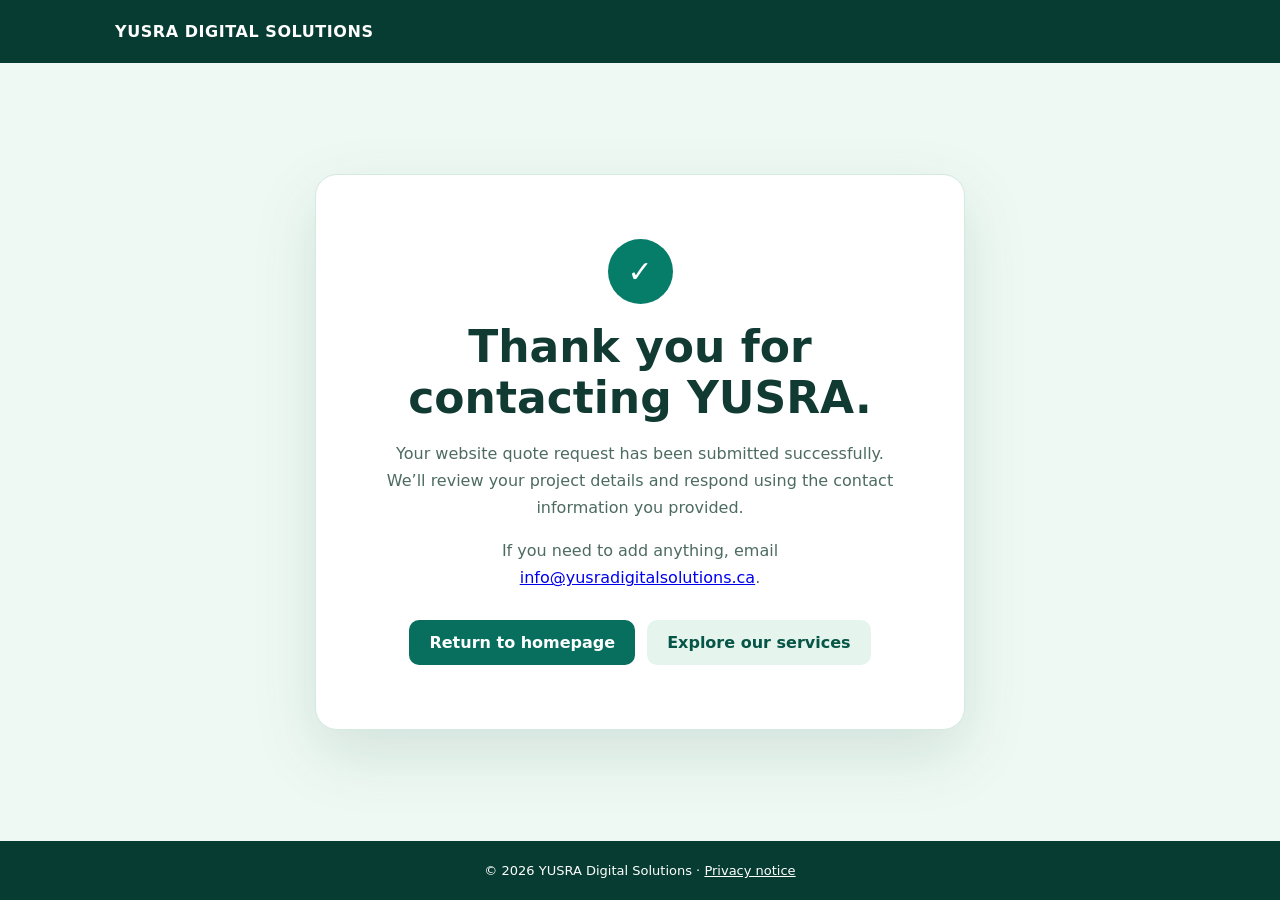
<file: thank-you.html>
<!DOCTYPE html>
<html lang="en"><head><meta charset="utf-8"><meta name="viewport" content="width=device-width,initial-scale=1"><meta name="theme-color" content="#064438"><meta name="robots" content="noindex,follow"><title>Thank You | YUSRA Digital Solutions</title><meta name="description" content="Thank you for contacting YUSRA Digital Solutions. Your website inquiry has been submitted."><style>
:root{font-family:system-ui,-apple-system,Segoe UI,sans-serif;color:#113a32;background:#eff9f4}*{box-sizing:border-box}body{margin:0;min-height:100vh;display:flex;flex-direction:column}header,footer{padding:22px max(20px,calc((100vw - 1050px)/2));background:#073c32;color:white}header a,footer a{color:white}header a{font-weight:800;text-decoration:none;letter-spacing:.035em}main{flex:1;display:grid;place-items:center;padding:60px 20px}.card{max-width:650px;width:100%;text-align:center;background:white;border:1px solid #d3eae0;padding:clamp(26px,6vw,64px);border-radius:22px;box-shadow:0 24px 65px #124e3421}.check{display:grid;place-items:center;margin:0 auto 18px;width:65px;height:65px;border-radius:50%;font-size:30px;color:#fff;background:#067d69}h1{font-size:clamp(30px,5vw,44px);line-height:1.15;margin:14px 0}p{line-height:1.7;color:#4d6b62}.buttons{display:flex;justify-content:center;gap:12px;flex-wrap:wrap;margin-top:28px}.button{display:inline-block;border-radius:10px;padding:13px 20px;text-decoration:none;font-weight:750;background:#086e5d;color:white}.button.secondary{background:#e5f5ee;color:#075546}a:focus-visible{outline:3px solid #0ac6a1;outline-offset:3px}footer{text-align:center;font-size:13px}
</style></head><body><header><a href="index.html">YUSRA DIGITAL SOLUTIONS</a></header><main id="main"><section class="card" aria-labelledby="thanks"><div class="check" aria-hidden="true">✓</div><h1 id="thanks">Thank you for contacting YUSRA.</h1><p>Your website quote request has been submitted successfully. We’ll review your project details and respond using the contact information you provided.</p><p>If you need to add anything, email <a href="mailto:info@yusradigitalsolutions.ca">info@yusradigitalsolutions.ca</a>.</p><div class="buttons"><a class="button" href="index.html">Return to homepage</a><a class="button secondary" href="services.html">Explore our services</a></div></section></main><footer>© 2026 YUSRA Digital Solutions · <a href="privacy.html">Privacy notice</a></footer></body></html>
</file>
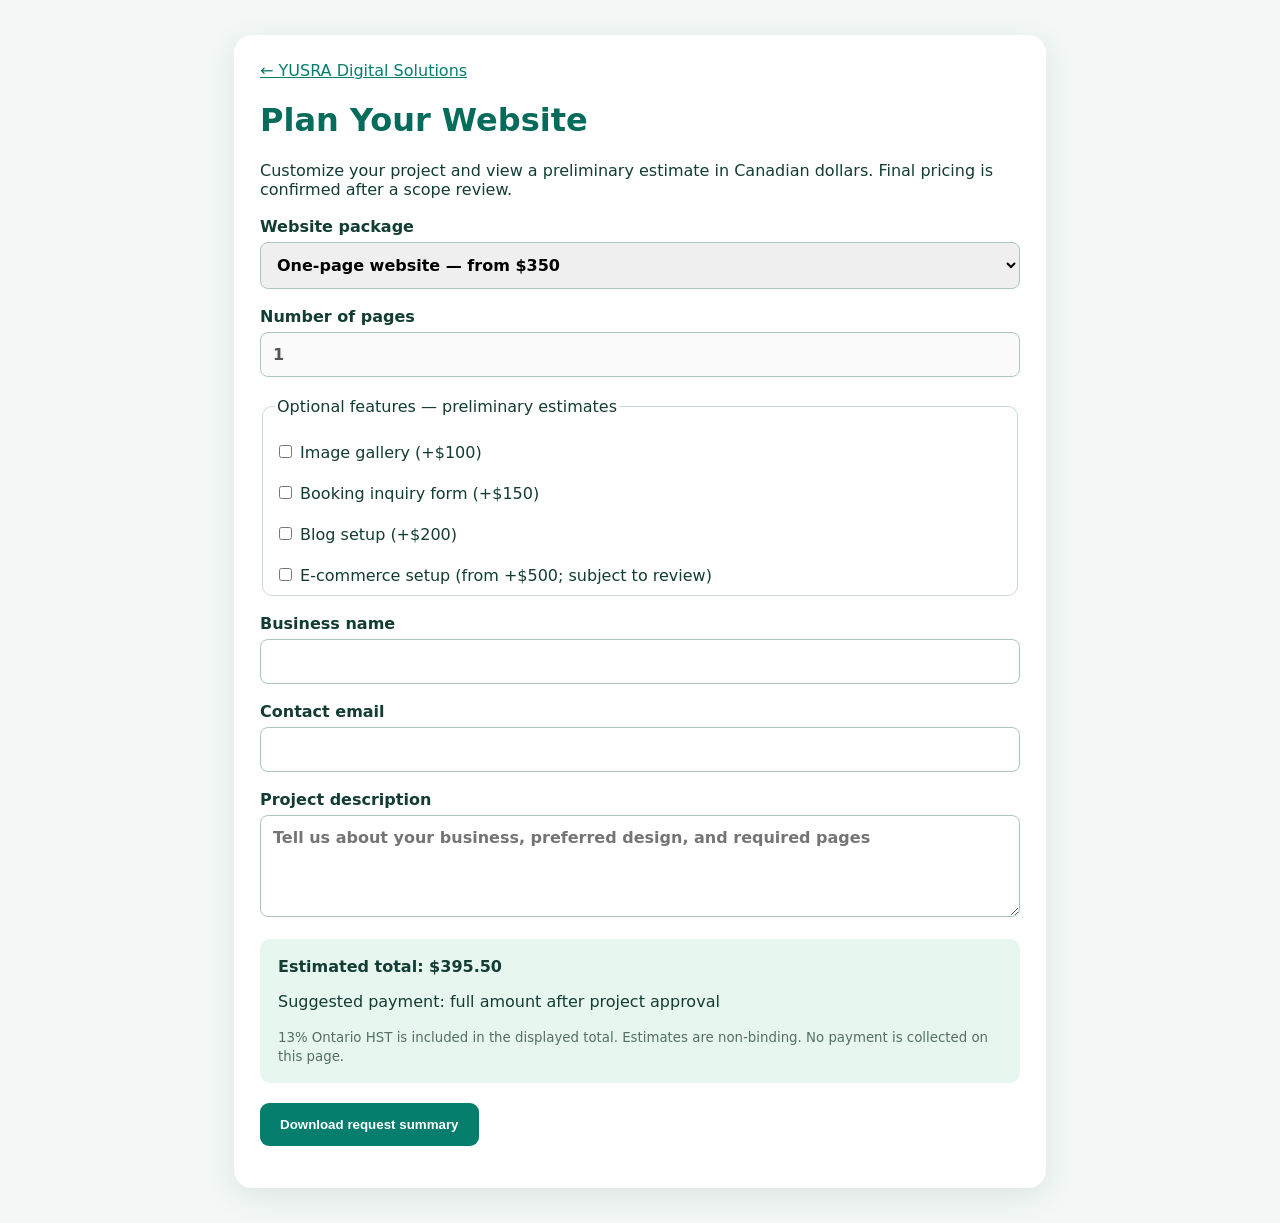
<file: website-builder.html>
<!doctype html><html lang="en"><head><meta charset="utf-8"><meta name="viewport" content="width=device-width,initial-scale=1"><title>Website Quote Builder | YUSRA Digital Solutions</title><style>body{font:16px system-ui;background:#f3f8f6;color:#123c34;margin:0}main{max-width:760px;margin:35px auto;padding:26px;background:white;border-radius:18px;box-shadow:0 8px 30px #123c341a}h1{color:#056b5b}label{display:block;font-weight:650;margin-top:18px}input,select,textarea{display:block;width:100%;box-sizing:border-box;padding:12px;margin-top:6px;border:1px solid #aac5bb;border-radius:8px;font:inherit}fieldset{border:1px solid #c5ddd3;border-radius:10px;margin-top:20px}fieldset label{font-weight:400}fieldset input{display:inline;width:auto}button{background:#067e6e;color:white;border:0;padding:14px 20px;border-radius:9px;font-weight:700;margin-top:20px;cursor:pointer}.total{background:#e7f7ef;padding:18px;border-radius:10px;margin-top:22px}small{color:#536f66}a{color:#067e6e}</style></head><body><main><a href="./index.html">← YUSRA Digital Solutions</a><h1>Plan Your Website</h1><p>Customize your project and view a preliminary estimate in Canadian dollars. Final pricing is confirmed after a scope review.</p><form id="quote"><label>Website package<select id="package"><option value="350">One-page website — from $350</option><option value="500">Multi-page website — from $500</option></select></label><label>Number of pages<input id="pages" type="number" min="1" max="30" value="1" required></label><fieldset><legend>Optional features — preliminary estimates</legend><label><input type="checkbox" value="100" data-feature="Image gallery"> Image gallery (+$100)</label><label><input type="checkbox" value="150" data-feature="Booking inquiry form"> Booking inquiry form (+$150)</label><label><input type="checkbox" value="200" data-feature="Blog setup"> Blog setup (+$200)</label><label><input type="checkbox" value="500" data-feature="E-commerce consultation/setup"> E-commerce setup (from +$500; subject to review)</label></fieldset><label>Business name<input id="business" maxlength="120" required></label><label>Contact email<input id="email" type="email" required></label><label>Project description<textarea id="details" rows="4" maxlength="3000" placeholder="Tell us about your business, preferred design, and required pages"></textarea></label><div class="total" aria-live="polite"><strong id="estimate"></strong><p id="payment"></p><small>13% Ontario HST is included in the displayed total. Estimates are non-binding. No payment is collected on this page.</small></div><button type="submit">Download request summary</button><p id="notice" role="status"></p></form></main><script>const $=id=>document.getElementById(id);function calculate(){const multi=$('package').value==='500';let pages=Math.max(1,Math.min(30,Number($('pages').value)||1));if(!multi){pages=1;$('pages').value=1;$('pages').disabled=true}else{$('pages').disabled=false}const extras=[...document.querySelectorAll('input[type=checkbox]:checked')];const subtotal=Number($('package').value)+(multi?Math.max(0,pages-5)*100:0)+extras.reduce((s,e)=>s+Number(e.value),0);const total=Math.round(subtotal*1.13*100)/100;const due=multi?total/2:total;$('estimate').textContent='Estimated total: '+total.toLocaleString('en-CA',{style:'currency',currency:'CAD'});$('payment').textContent=multi?'Suggested 50% deposit: '+due.toLocaleString('en-CA',{style:'currency',currency:'CAD'}):'Suggested payment: full amount after project approval';return {pages,extras:extras.map(e=>e.dataset.feature),subtotal,total}}document.querySelectorAll('select,input[type=number],input[type=checkbox]').forEach(e=>e.addEventListener('change',calculate));$('quote').addEventListener('submit',e=>{e.preventDefault();const q=calculate();const data={business:$('business').value,email:$('email').value,description:$('details').value,package:$('package').selectedOptions[0].textContent,...q,notice:'Estimate only. No payment or request transmission occurred.'};const blob=new Blob([JSON.stringify(data,null,2)],{type:'application/json'});const url=URL.createObjectURL(blob);const a=document.createElement('a');a.href=url;a.download='yusra-project-request.json';a.click();setTimeout(()=>URL.revokeObjectURL(url),1000);$('notice').textContent='Your summary was downloaded. This demo has not submitted your request to YUSRA.'});calculate();</script></body></html>
</file>
<file: assets/typography-v18.css>
/* YUSRA — Version 18: restrained, consistent editorial typography. */
@import url('https://fonts.googleapis.com/css2?family=Instrument+Serif:ital@0;1&family=Manrope:wght@400;500;600;700;800&display=swap');
:root{
  --ys-ink:#123b31;
  --ys-text:#365f53;
  --ys-green:#075f4c;
  --ys-green-strong:#034e3e;
  --ys-mint:#c6f8df;
  --ys-offwhite:#f8fff9;
  --ys-font:'Manrope','Segoe UI',Arial,sans-serif;
  --ys-italic:'Instrument Serif',Georgia,'Times New Roman',serif;
  --ys-soft-depth:0 5px 17px rgba(7,59,46,.105);
  --ys-dark-depth:0 5px 17px rgba(0,26,21,.21);
}
html{font-synthesis:weight; -webkit-text-size-adjust:100%; text-size-adjust:100%}
body,button,input,select,textarea,a,.btn,.button,.cta,.nav a,.site-navigation a,.brand{font-family:var(--ys-font)!important;}
body{color:var(--ys-ink);font-size:16px;line-height:1.72;font-weight:400;letter-spacing:-.008em;-webkit-font-smoothing:antialiased}
/* One sans-serif for every functional element, only selected words italic. */
h1,h2,h3,h4,h5,h6,.card h3,.service-card h3,.project-tile strong,.work strong,.estimate strong,.brand{
  font-family:var(--ys-font)!important;font-style:normal;font-synthesis:weight;
  font-kerning:normal;letter-spacing:-.033em;
}
h1{font-weight:800!important;line-height:1.13!important;letter-spacing:-.048em!important;text-wrap:balance}
h2{font-weight:750!important;line-height:1.2!important;letter-spacing:-.036em!important;text-wrap:balance}
h3,.card h3,.service-card h3,.work strong,.project-tile strong{font-weight:700!important;line-height:1.28;letter-spacing:-.025em!important}
/* Prevent dark / black text from feeling harsh on mint panels. */
.intro h1,.section-title h2,.section-heading h2,.portfolio-layout h2,.section.mint h2,.section.pale h2,
.card h3,.service-card h3,.panel h3,.work strong,.project-tile:not(.dark) strong{color:var(--ys-ink)!important}
/* Crisp white on dark emerald backgrounds, with just enough depth. */
.network-hero h1,.emerald-copy h2,.final-cta h2,.section.dark h2,.dark-band h2{color:var(--ys-offwhite)!important}
.network-hero h1,.emerald-copy h2,.final-cta h2,.section.dark h2,.dark-band h2{
  text-shadow:var(--ys-dark-depth)!important;
}
/* Shadow is limited to prominent headings; no bevel, outlines or 3D extrusion. */
.intro h1,.section-title h2,.section-heading h2,.portfolio-layout h2,.section.mint h2,.section.pale h2{
  text-shadow:var(--ys-soft-depth)!important;
}
.project-tile.dark strong,.section.dark h3,.section.dark .step h3{color:#f8fff9!important;text-shadow:none!important}
/* Elegant italic words: a deliberate accent, not an entire italic website. */
h1 .v13-headline-accent,h1 .editorial-accent,h2 .editorial-accent,
.editorial-accent,.editorial-copy em{
  font-family:var(--ys-italic)!important;font-style:italic!important;font-weight:400!important;
  font-synthesis:none;letter-spacing:-.014em!important;line-height:1.02;
  text-decoration:none!important;box-shadow:none!important;
  text-shadow:0 3px 11px rgba(6,79,61,.13)!important;
}
.intro h1 .v13-headline-accent,.intro h1 .editorial-accent,
.section-title h2 .editorial-accent,.section-heading h2 .editorial-accent,
.portfolio-layout h2 .editorial-accent,.section.mint h2 .editorial-accent,.section.pale h2 .editorial-accent{
  color:var(--ys-green)!important;
}
.network-hero h1 .v13-headline-accent,.network-hero h1 .editorial-accent,
.emerald-copy h2 .editorial-accent,.section.dark h2 .editorial-accent,
.final-cta h2 .editorial-accent,.dark-band h2 .editorial-accent{
  color:var(--ys-mint)!important;text-shadow:0 4px 14px rgba(0,26,20,.20)!important;
}
h1 .v13-headline-accent::after{display:none!important}
/* Unify giant headline treatment and keep decorative type readable. */
h1 .v13-headline-lead,h1 .v13-headline-flow{font-family:var(--ys-font)!important;font-weight:800!important;letter-spacing:-.046em!important;line-height:1.14!important}
h1 .v13-headline-flow{font-weight:500!important}
.intro h1{font-size:clamp(2.65rem,4.9vw,4.75rem);max-width:610px;line-height:1.12!important}
.network-hero h1{font-size:clamp(2.6rem,4.8vw,4.65rem);max-width:850px}
.section-title h2,.section-heading h2,.emerald-copy h2,.portfolio-layout h2,.final-cta h2,.contact-layout h2{line-height:1.17!important}
/* Descriptions, metadata, nav, prices and labels remain shadow-free. */
p,li,small,label,input,textarea,select,summary,.nav a,.site-navigation a,.price,.service-price,
.card .price,.estimate strong,.brand,.eyebrow,.v13-kicker,.service-tag,.disclaimer,.form-note,.status,.note{
  text-shadow:none!important;
}
.section:not(.dark) p,.card p,.panel p,.work p,.section-title p,.section-heading p,.intro p,.service-card p{
  color:var(--ys-text)!important;
}
.network-hero p,.section.dark p,.dark-band p,.emerald-copy p,.final-cta p{color:#e5f8ef!important}
.section-title p,.section-heading p,.intro p,.network-hero p{line-height:1.72;letter-spacing:-.005em}
.eyebrow,.v13-kicker,.service-tag{
  font-family:var(--ys-font)!important;letter-spacing:.145em!important;font-weight:800!important;
}
.brand{font-weight:800!important;letter-spacing:.06em!important}
.nav a,.site-navigation a{font-weight:650!important;letter-spacing:0!important}
.button,.btn,.cta,.action{font-weight:750!important;letter-spacing:0!important;text-shadow:none!important}
.card .price,.service-card .service-price,.estimate strong{color:var(--ys-green-strong)!important;font-variant-numeric:tabular-nums}
.form-note,.note,.status{font-size:.87rem}
.section-title h2::after,.section-heading h2::after{
  width:43px!important;height:2px!important;background:linear-gradient(90deg,#0b9276,#b4f0d5)!important
}
@media (max-width:780px){
  .intro h1,.network-hero h1{font-size:clamp(2.4rem,7.8vw,3.45rem)!important;letter-spacing:-.038em!important}
  h1 .v13-headline-lead,h1 .v13-headline-flow{letter-spacing:-.038em!important}
  .section-title h2,.section-heading h2,.emerald-copy h2,.portfolio-layout h2,.contact-layout h2{line-height:1.2!important}
}
@media (max-width:440px){
  .intro h1,.network-hero h1{font-size:clamp(2.3rem,9vw,2.9rem)!important;line-height:1.13!important;overflow-wrap:break-word}
  .section-title h2,.section-heading h2,.emerald-copy h2,.portfolio-layout h2,.contact-layout h2{font-size:clamp(1.95rem,7.1vw,2.5rem)!important;letter-spacing:-.031em!important}
  .eyebrow,.v13-kicker{letter-spacing:.11em!important}
}
@media(prefers-reduced-motion:reduce){h1 .v13-headline-accent,.editorial-accent{animation:none!important}}
</file>
<file: assets/yusra-production-v18.css>
/* YUSRA production polish (adapted from approved Version 18 review) */
:root{--y-green:#075f4c;--y-muted:#365f53;--y-accent:#0d8d6e}
.production-area-label{font:800 11px/1.4 Manrope,'Segoe UI',sans-serif;letter-spacing:.12em;text-align:center;padding:9px 14px;background:#063b30;color:#d2f7e5}
body>header>span{font:800 10px/1.5 Manrope,'Segoe UI',sans-serif;letter-spacing:.11em;color:#236a59;max-width:250px;text-align:right}
.window .mock{border-radius:24px 24px 0 0}
.service-card,.card,.panel{transition:box-shadow .22s ease, transform .22s ease}
.service-card:hover,.card:hover{box-shadow:0 18px 42px rgba(3,77,59,.14);transform:translateY(-2px)}
/* no heavy text depth or black drop shadows */
h1,h2{font-feature-settings:'kern';}
.form-note a{color:#086f58;text-decoration:underline}
#contact-form .form-grid{grid-template-columns:repeat(2,minmax(0,1fr))}
#contact-form .btn-row{display:flex;flex-wrap:wrap;gap:10px}
#contact-form .button-line{background:rgba(240,255,249,.83)}
#contact-form input:focus-visible,#contact-form textarea:focus-visible,#contact-form select:focus-visible{outline:3px solid #0ba584;outline-offset:2px}
@media(max-width:900px){body>header>span{max-width:none;text-align:center}.production-area-label{font-size:10px}}
@media(max-width:570px){#contact-form .form-grid{grid-template-columns:1fr}.production-area-label{font-size:9px;letter-spacing:.075em}}
@media(prefers-reduced-motion:reduce){.service-card,.card{transition:none!important}}
</file>
<file: assets/site-v13.css>
@import url('https://fonts.googleapis.com/css2?family=DM+Sans:wght@400;500;600;700;800&family=Space+Grotesk:wght@400;500;600;700&display=swap');

:root{--ink:#103831;--deep:#053d34;--deep2:#08705c;--emerald:#06816b;--mint:#baf9dc;--tint:#e8f9ee;--card:#fcfffd;--muted:#4e7368;--line:#c3e7d8;--radius:20px}
*{box-sizing:border-box}html{scroll-behavior:smooth;overflow-x:clip}body{margin:0;background:#e9f8ee;color:var(--ink);font:16px/1.7 Inter,ui-sans-serif,system-ui,-apple-system,'Segoe UI',sans-serif;overflow-x:clip;-webkit-font-smoothing:antialiased}
a{color:inherit}button,input,select,textarea{font:inherit}img,svg{max-width:100%}button{cursor:pointer}a:focus-visible,button:focus-visible,textarea:focus-visible,input:focus-visible,select:focus-visible,summary:focus-visible{outline:3px solid #1dcba5;outline-offset:3px}h1,h2,h3,p{margin-top:0}h1,h2,h3{line-height:1.15;letter-spacing:-.04em}h1{font-size:clamp(2.6rem,5vw,4.7rem)}h2{font-size:clamp(2rem,3.8vw,3.1rem)}h3{font-size:1.3rem}p{color:var(--muted)}
.preview-strip{background:#dff9eb;color:#006451;text-align:center;font-size:11px;font-weight:800;letter-spacing:.06em;padding:9px 14px}.skip-link{position:absolute;left:10px;top:-100px;background:#fff;color:#074435;padding:10px;z-index:90}.skip-link:focus{top:10px}.container{width:min(1130px,calc(100% - 42px));margin-inline:auto}.site-header{background:#f2fff8;border-bottom:1px solid #cbe9dc;position:sticky;top:0;z-index:15}.headrow{display:flex;align-items:center;justify-content:space-between;gap:20px;min-height:76px}.brand{color:#006e59;text-decoration:none;font-weight:900;font-size:1.05rem;letter-spacing:.08em;white-space:nowrap}.brand small{display:block;font-size:.62rem;letter-spacing:.14em;margin-top:-5px;color:#288c75}.nav{display:flex;align-items:center;flex-wrap:wrap;gap:5px}.nav a{font-size:.86rem;text-decoration:none;color:#2a6559;border-radius:7px;padding:8px 10px;font-weight:750}.nav a:hover,.nav a[aria-current="page"]{background:#dff8e9;color:#006754}.nav a.contact-nav{background:#007c66;color:white;margin-left:10px}
.network-hero{background:linear-gradient(116deg,#064438,#0b7e68);position:relative;isolation:isolate;color:white;overflow:hidden}.network-hero .net-backdrop{position:absolute;inset:-10% -4%;width:108%;height:120%;opacity:.33;z-index:-1;pointer-events:none}.network-hero .net-backdrop svg{width:100%;height:100%}.network-hero .container{padding:78px 0 84px;position:relative;z-index:1}.eyebrow{display:inline-block;color:#008e72;font-weight:900;letter-spacing:.16em;font-size:.76rem;margin-bottom:12px}.network-hero .eyebrow{color:#aafadc}.network-hero h1{max-width:780px;margin:10px 0 20px}.network-hero p{max-width:670px;color:#d4f7e8;font-size:1.1rem}.hero-links,.btn-row{display:flex;flex-wrap:wrap;gap:12px;margin-top:24px}.button{border:1px solid transparent;border-radius:11px;display:inline-flex;align-items:center;justify-content:center;padding:12px 20px;text-decoration:none;font-size:.94rem;font-weight:850;transition:transform .18s}.button:hover{transform:translateY(-2px)}.button-light{background:#fff;color:#006d56}.button-emerald{background:#00775f;color:#fff}.button-line{border-color:#b5e8d2;color:#045742;background:rgba(255,255,255,.6)}.button-outline-light{border-color:#c8efe0;color:#fff}
.section{padding:83px 0;position:relative;isolation:isolate}.section.mint{background:linear-gradient(130deg,#dff4e7,#f0fcf5 65%,#d5efdf)}.section.pale{background:linear-gradient(130deg,#eafbef,#d7f3e3)}.section.dark{background:linear-gradient(110deg,#044a3e,#05705c);color:#fff}.section.dark p{color:#d4f5e5}.section::before{content:"";position:absolute;inset:0;background:url('network-field.svg') center/1000px auto repeat;opacity:.07;z-index:-1;pointer-events:none}.section.dark::before{opacity:.14}.section.no-mesh::before{display:none}.section-heading{max-width:800px;margin-bottom:35px}.section-heading p{max-width:740px}.card-grid{display:grid;grid-template-columns:repeat(3,minmax(0,1fr));gap:19px}.card{background:rgba(255,255,255,.94);border-radius:var(--radius);border:1px solid #cde9db;padding:29px;box-shadow:0 14px 32px rgba(1,75,55,.06);min-width:0}.card p{font-size:.96rem}.card .symbol{width:48px;height:48px;background:#ddf9ea;color:#007a60;border-radius:12px;display:grid;place-items:center;font-size:24px}.card h3{margin:18px 0 12px}.card .price{font-weight:900;color:#00775e;font-size:1.1rem;margin-top:15px}.card .button{margin-top:8px}.note{font-size:.8rem;color:#53796a}.dark .eyebrow{color:#b0f8da}.dark .card{color:var(--ink)}.bullets{padding-left:23px;color:#436e61}.bullets li{margin:8px 0}.two-col{display:grid;grid-template-columns:1fr 1fr;gap:55px;align-items:start}.panel{border-radius:18px;background:rgba(255,255,255,.9);border:1px solid #cae9d9;padding:30px}.panel h3{margin-bottom:12px}.work-grid{display:grid;grid-template-columns:repeat(2,minmax(0,1fr));gap:17px}.work{border:1px solid #a7d9c6;background:rgba(255,255,255,.87);min-height:210px;border-radius:18px;padding:28px;display:flex;flex-direction:column;justify-content:space-between}.work strong{font-size:1.35rem}.work small{font-weight:850;color:#00816a;letter-spacing:.13em;font-size:.7rem}.work p{margin:9px 0}.work a{color:#00694f;font-weight:850}.dark-band{background:#044a3e;color:white;padding:62px 0}.dark-band p{color:#d0efe3}.dark-band .container{display:flex;justify-content:space-between;align-items:center;gap:24px}.faq details{background:rgba(255,255,255,.94);border:1px solid #c6e6d6;border-radius:12px;margin:12px 0;padding:17px 22px}.faq summary{font-weight:800;cursor:pointer}.faq p{margin:12px 0 0}.steps{display:grid;grid-template-columns:repeat(3,minmax(0,1fr));gap:18px}.step{border-radius:16px;background:rgba(3,52,41,.22);border:1px solid #ffffff39;padding:28px}.step span{font-size:1.6rem;font-weight:900;color:#b6ffe2}.step h3{margin:12px 0}.step p{color:#d2f3e4}
.form-grid{display:grid;grid-template-columns:repeat(2,minmax(0,1fr));gap:15px}.field{display:grid;gap:6px;font-size:.88rem;font-weight:800;color:#16564a}.field input,.field select,.field textarea{width:100%;border:1px solid #bbdacb;border-radius:10px;padding:13px 14px;color:#153e35;background:#fff}.field textarea{min-height:140px;resize:vertical}.field.wide{grid-column:1/-1}.calculator{max-width:760px}.estimate{border:1px solid #8bdfc0;background:#dff8e8;padding:23px;border-radius:15px;margin-top:23px}.estimate strong{font-size:2rem;color:#006a56}.estimate ul{list-style:none;padding:0;margin:15px 0}.estimate li{display:flex;justify-content:space-between;gap:16px;border-top:1px solid #b6dfcb;padding:10px 0}.estimate li span:last-child{font-weight:850}.form-note,.status{font-size:.83rem;color:#4b7468}.status{font-weight:800;min-height:28px}.preview-safety{border-left:3px solid #15a687;background:#e0f7e9;padding:14px 18px;border-radius:0 12px 12px 0;font-size:.85rem}.checkline{display:flex;align-items:center;gap:9px;color:#214b41;font-size:.9rem;margin:12px 0}.checkline input{accent-color:#007961}.contact-side{display:grid;gap:13px}.contact-side .panel{padding:20px 22px}.contact-side a{word-break:break-word;color:#00735f;font-weight:800}.footer{background:#04382f;color:#e8fff2;padding:35px 0}.footer p{color:#b9decb;font-size:.85rem}.footer-flex{display:flex;justify-content:space-between;flex-wrap:wrap;gap:25px}.footer a{color:#b9f1d9}.footer ul{padding:0;list-style:none;display:flex;flex-wrap:wrap;gap:16px;font-size:.85rem}.copyright{border-top:1px solid #ffffff26;padding-top:15px;margin-top:28px;font-size:.77rem;color:#b5dfca}.motion-dot{display:inline-block;width:7px;height:7px;border-radius:50%;background:#9efad8;box-shadow:0 0 10px #92ffe5;animation:pulse 4s ease-in-out infinite}.motion-dot:nth-child(2){animation-delay:1.3s}.motion-dot:nth-child(3){animation-delay:2.6s}@keyframes pulse{0%,100%{opacity:.42}50%{opacity:1}}.pattern-lights{display:flex;gap:20px;position:absolute;right:6%;bottom:14%;pointer-events:none}
@media(max-width:1000px){.nav a{padding:6px;font-size:.78rem}.card{padding:22px}}
@media(max-width:780px){.headrow{flex-direction:column;padding:12px 0;gap:10px}.nav{justify-content:center}.nav a.contact-nav{margin-left:0}.network-hero .container{padding:55px 0}.two-col{grid-template-columns:1fr;gap:28px}.card-grid{grid-template-columns:1fr}.work-grid{grid-template-columns:1fr}.steps{grid-template-columns:1fr}.dark-band .container{flex-direction:column;align-items:flex-start}.section{padding:60px 0}.pattern-lights{display:none}}
@media(max-width:460px){.container{width:calc(100% - 32px)}.nav{gap:0 4px}.nav a{font-size:.72rem;padding:5px 7px}.form-grid{grid-template-columns:1fr}.field.wide{grid-column:auto}.card{padding:23px}.section-heading h2{font-size:2rem}}
@media(prefers-reduced-motion:reduce){*,*::before,*::after{animation-duration:.01ms!important;animation-iteration-count:1!important;scroll-behavior:auto!important}}

/* Subtle version-10-style motion, limited to prominent emerald page banners */
.network-hero .network-nodes circle{animation:net-twinkle 5s ease-in-out infinite}
.network-hero .network-nodes circle:nth-child(2n){animation-delay:1.6s}
.network-hero .network-nodes circle:nth-child(3n){animation-delay:3.2s}
.network-hero .signal-lines path{stroke-dasharray:3 30;animation:net-travel 22s linear infinite}
.network-hero .signal-lines path:nth-child(even){animation-duration:27s;animation-direction:reverse}
.network-hero .node-halos circle{transform-box:fill-box;transform-origin:center;animation:net-halo 6s ease-out infinite}
.network-hero .node-halos circle:nth-child(2){animation-delay:2s}
.network-hero .node-halos circle:nth-child(3){animation-delay:4s}
@keyframes net-travel{to{stroke-dashoffset:-264}}
@keyframes net-twinkle{0%,100%{opacity:.45}50%{opacity:.95}}
@keyframes net-halo{0%{opacity:.7;transform:scale(.5)}65%,100%{opacity:0;transform:scale(1.7)}}
@media(prefers-reduced-motion:reduce){.network-hero .network-nodes circle,.network-hero .signal-lines path,.network-hero .node-halos circle{animation:none!important}}


/* YUSRA Typography Concept 13: display hierarchy and restrained graphic accents.
   Text remains selectable/accessible; no headings are flattened into images. */
:root{--v13-display:'Space Grotesk','Trebuchet MS','Segoe UI',sans-serif;--v13-body:'DM Sans','Segoe UI',Arial,sans-serif}
body{font-family:var(--v13-body);font-optical-sizing:auto}
h1,h2,h3,.brand,.cta,.button,.button-outline,.button-light{font-family:var(--v13-display)}
h1,h2{font-weight:700;letter-spacing:-.055em;text-wrap:balance}
h1{line-height:1.06}
h2{line-height:1.12}
h3{font-weight:650;letter-spacing:-.027em}
.v13-kicker{position:relative;letter-spacing:.24em!important;font-family:var(--v13-display);font-size:.74rem!important;font-weight:700!important}
.v13-kicker::before{content:'';display:inline-block;width:23px;height:2px;vertical-align:middle;margin:0 10px 3px 0;background:currentColor;border-radius:1px;opacity:.8}
h1 .v13-headline-lead,h1 .v13-headline-flow{display:block}
h1 .v13-headline-lead{font-weight:700}
h1 .v13-headline-flow{font-weight:500}
h1 .v13-headline-accent{font-style:normal;font-weight:700;position:relative;display:inline;box-decoration-break:clone;-webkit-box-decoration-break:clone;color:#baffdc}
h1 .v13-headline-accent::after{content:'';height:.065em;border-radius:999px;background:linear-gradient(90deg,#7effce,#d2ffe8 70%,transparent);position:absolute;bottom:-.075em;left:0;right:4%;opacity:.85}
.network-hero h1{max-width:900px;letter-spacing:-.06em}
.network-hero h1 .v13-headline-flow{color:#f4fff9}
.network-hero h1 .v13-headline-accent{color:#b9ffe4}
.section-heading h2,.section-title h2{position:relative;padding-bottom:17px}
.section-heading h2::after,.section-title h2::after{content:'';position:absolute;bottom:0;left:0;width:55px;height:4px;background:linear-gradient(90deg,#009b79,#9cf7cb);border-radius:4px}
.section-heading h2{max-width:800px}
.section-heading p{font-size:1.03rem;line-height:1.75}
.card h3,.service-card h3{letter-spacing:-.03em}
.button,.cta,.nav a{letter-spacing:.005em}
@media(max-width:760px){.network-hero h1{font-size:clamp(2.3rem,8vw,3.5rem);letter-spacing:-.055em}.v13-kicker{letter-spacing:.17em!important}}
@media(max-width:420px){h1 .v13-headline-lead,h1 .v13-headline-flow{overflow-wrap:normal}h1 .v13-headline-accent::after{opacity:.7}}
@media(prefers-reduced-motion:reduce){h1 .v13-headline-accent{animation:none!important}}
</file>
<file: styles.css>
:root{--ink:#103b36;--muted:#5b837d;--navy:#072e29;--navy2:#10564c;--blue:#21e3dd;--blue2:#32fce2;--sky:#95ffdb;--white:#fff;--bg:#f5f8fd;--line:#dcf2ef;--radius:20px;--shadow:0 18px 50px rgba(13,35,70,.09)}
*{box-sizing:border-box}html{scroll-behavior:smooth}body{margin:0;color:var(--ink);background:#fff;font-family:Inter,system-ui,-apple-system,BlinkMacSystemFont,"Segoe UI",sans-serif;line-height:1.65;-webkit-font-smoothing:antialiased}a{color:inherit}img{max-width:100%}a:focus-visible,button:focus-visible,input:focus-visible,select:focus-visible,textarea:focus-visible,summary:focus-visible{outline:3px solid #6effdd;outline-offset:4px}.skip-link{position:absolute;left:14px;top:-80px;z-index:20;background:#fff;padding:9px 15px}.skip-link:focus{top:12px}.container{width:min(1140px,calc(100% - 42px));margin-inline:auto}.eyebrow{text-transform:uppercase;font-size:.77rem;font-weight:800;letter-spacing:.17em;color:#20c5ba}.tiny{font-size:.85rem}.muted{color:var(--muted)}.topline{background:#072e29;color:#d1fbf7;text-align:center;padding:8px 16px;font-size:.78rem}.site-header{position:sticky;top:0;z-index:10;background:rgba(255,255,255,.97);border-bottom:1px solid var(--line);backdrop-filter:blur(12px)}.navrow{display:flex;align-items:center;justify-content:space-between;min-height:80px;gap:22px}.brand{display:inline-flex;align-items:center;gap:10px;text-decoration:none;font-weight:900;letter-spacing:-.035em;font-size:1.23rem;white-space:nowrap}.brandmark{width:35px;height:35px;background:linear-gradient(140deg,#128e89,#2dffe3);color:#fff;border-radius:11px;display:inline-grid;place-items:center;font-weight:900;font-size:22px;box-shadow:0 7px 18px rgba(19,77,186,.25)}.brand span:last-child{color:#22cdc6}.navlinks{display:flex;gap:25px;align-items:center}.navlinks>a:not(.btn){text-decoration:none;font-size:.91rem;font-weight:650;color:#406862}.navlinks>a:not(.btn)[aria-current="page"],.navlinks>a:not(.btn):hover{color:#12cbbd}.mobile-menu{display:none}.btn{display:inline-flex;align-items:center;justify-content:center;gap:11px;padding:12px 21px;border-radius:10px;border:1px solid transparent;font:inherit;font-size:.93rem;font-weight:800;text-decoration:none;cursor:pointer;transition:transform .2s ease,box-shadow .2s ease}.btn:hover{transform:translateY(-2px)}.btn-primary{background:linear-gradient(135deg,#19d1ca,#32efd4);color:#fff;box-shadow:0 10px 25px rgba(38,100,224,.23)}.btn-outline{border-color:#c3e7e2;background:#fff;color:#166054}.btn-light{background:#fff;color:#0b574c}.hero{background:radial-gradient(circle at 78% 30%,rgba(69,141,255,.24),transparent 36%),linear-gradient(120deg,#072e29 0%,#0b4840 62%,#127062 100%);color:#fff;overflow:hidden}.hero-inner{display:grid;grid-template-columns:1.08fr .92fr;align-items:center;gap:55px;padding:92px 0 100px}.hero .eyebrow{color:#8effd5}.hero h1{font-size:clamp(2.55rem,5.4vw,4.6rem);line-height:1.09;letter-spacing:-.055em;margin:15px 0 20px;max-width:720px}.hero p{color:#d4f3ef;max-width:580px;font-size:1.06rem}.hero-actions{display:flex;gap:12px;flex-wrap:wrap;margin-top:28px}.hero-checks{display:flex;flex-wrap:wrap;gap:11px;margin-top:35px}.hero-checks span{font-size:.81rem;background:rgba(255,255,255,.09);border:1px solid rgba(255,255,255,.14);border-radius:100px;padding:8px 12px;color:#ecfffb}.preview{position:relative;background:#fff;color:var(--ink);border-radius:18px;box-shadow:0 40px 90px rgba(0,0,0,.25);overflow:hidden;transform:rotate(1deg)}.preview-top{height:32px;background:#eefbfa;padding:12px;display:flex;gap:6px}.preview-top i{display:block;width:8px;height:8px;border-radius:50%;background:#b6dcd8}.preview-body{padding:30px}.preview-pill{display:inline-block;background:#e5fffc;color:#17aba5;border-radius:100px;padding:5px 9px;font-size:.68rem;font-weight:800}.preview-title{font-weight:900;font-size:2.15rem;letter-spacing:-.04em;line-height:1.1;margin:15px 0}.preview-desc{color:#618e89;font-size:.84rem;max-width:260px}.preview-button{background:#28ecde;border-radius:7px;height:27px;width:132px;margin:18px 0 20px}.preview-tiles{display:grid;grid-template-columns:repeat(3,1fr);gap:9px}.preview-tile{background:linear-gradient(145deg,#dffffb,#f4fffe);border:1px solid #dcfaf7;border-radius:7px;min-height:65px}.float-tag{position:absolute;bottom:25px;right:-12px;background:#fff;color:#16ae9c;border-radius:11px;padding:12px 16px;box-shadow:0 11px 28px rgba(10,35,73,.18);font-weight:800;font-size:.8rem}.section{padding:84px 0}.section-soft{background:var(--bg)}.section-head{text-align:center;max-width:720px;margin:0 auto 40px}.section-head h2,.split h2,.page-intro h1{font-size:clamp(2rem,3.7vw,3.15rem);letter-spacing:-.048em;line-height:1.15;margin:12px 0 16px}.section-head p,.page-intro p{color:var(--muted);margin:0;font-size:1.03rem}.cards{display:grid;grid-template-columns:repeat(3,minmax(0,1fr));gap:22px}.card{background:#fff;border:1px solid #e0f3f0;border-radius:var(--radius);box-shadow:var(--shadow);padding:31px}.card h3{font-size:1.22rem;line-height:1.27;letter-spacing:-.02em;margin:14px 0 10px}.card p{color:var(--muted);margin:0 0 19px}.card .icon{width:49px;height:49px;border-radius:13px;display:grid;place-items:center;color:#20c6bf;background:#e9fffd;font-size:24px}.price{font-weight:900;color:#16a89c;font-size:.95rem}.text-link{text-decoration:none;font-weight:800;color:#17cabc}.text-link:hover{text-decoration:underline}.mini-list{padding:0;margin:16px 0 24px;list-style:none}.mini-list li{padding:7px 0;color:#527a75}.mini-list li:before{content:"✓";color:#25dac8;font-weight:900;margin-right:10px}.split{display:grid;grid-template-columns:1fr 1fr;gap:65px;align-items:center}.split p{color:var(--muted)}.process{display:grid;grid-template-columns:repeat(3,minmax(0,1fr));gap:27px}.process article{border-top:2px solid #c7f5f1;padding:24px 6px}.process strong{color:#22d6c4;font-size:1.4rem}.process h3{margin:12px 0}.process p{color:var(--muted)}.panel{background:linear-gradient(130deg,#104e47,#189b87);padding:34px;border-radius:20px;color:#fff;box-shadow:var(--shadow)}.panel p{color:#d2f9f5}.panel ul{padding-left:21px;margin-bottom:0}.panel li{margin:10px 0}.demo-grid{display:grid;grid-template-columns:repeat(2,minmax(0,1fr));gap:25px}.demo-card{background:#fff;border-radius:18px;overflow:hidden;border:1px solid #def1ee;box-shadow:var(--shadow)}.demo-visual{min-height:178px;padding:25px;display:flex;align-items:flex-end;color:#fff;background:linear-gradient(130deg,#0e5543,#2f9d7b)}.demo-visual.renovation{background:linear-gradient(125deg,#071414,#177269)}.demo-visual h3{font-size:2rem;line-height:1.15;letter-spacing:-.03em;max-width:280px;margin:0}.demo-info{padding:24px 28px 30px}.demo-info p{color:var(--muted)}.demo-note{display:inline-block;color:#318c86;background:#eafffe;border-radius:99px;padding:5px 10px;font-size:.73rem;font-weight:800}.cta-band{background:linear-gradient(112deg,#073a34,#12a18b);color:#fff;padding:60px 0}.cta-row{display:flex;justify-content:space-between;align-items:center;gap:35px}.cta-row h2{margin:0 0 10px;letter-spacing:-.04em;font-size:clamp(1.8rem,3.5vw,2.7rem);line-height:1.2}.cta-row p{margin:0;color:#d4fcf6}.page-intro{background:linear-gradient(120deg,#f5fffe,#eafffd);padding:76px 0 73px;border-bottom:1px solid #dcf5f1}.page-intro .container{max-width:900px}.page-intro h1{max-width:800px;margin-top:10px}.page-intro p{max-width:740px}.feature-band{display:grid;grid-template-columns:repeat(3,1fr);gap:20px}.feature-band div{padding:24px;border-radius:15px;border:1px solid #e1f2f0;background:#fff}.feature-band strong{display:block;font-size:1.05rem}.feature-band p{margin:7px 0 0;color:var(--muted)}.faq{max-width:860px;margin:auto}.faq details{border-bottom:1px solid #d9f0ed;padding:20px 0}.faq summary{font-weight:800;cursor:pointer}.faq details p{color:var(--muted);margin-bottom:0}.contact-layout{display:grid;grid-template-columns:.78fr 1.22fr;gap:40px;align-items:start}.contact-card{background:#fff;border:1px solid #dff4f2;border-radius:20px;padding:33px;box-shadow:var(--shadow)}.contact-card h2{margin:0 0 14px}.contact-card p{color:var(--muted)}.contact-card a{color:#1dbbac;overflow-wrap:anywhere}.contact-form label{display:block;font-weight:800;margin:17px 0 7px}.contact-form input,.contact-form select,.contact-form textarea{width:100%;border:1px solid #bde0dc;background:#fff;border-radius:10px;padding:13px 14px;font:inherit;color:var(--ink)}.contact-form textarea{min-height:155px;resize:vertical}.contact-form .btn{margin-top:18px}.form-note{font-size:.83rem;color:var(--muted)}.site-footer{background:#072e29;color:#d0efec;padding:53px 0 23px}.footer-cols{display:grid;grid-template-columns:1.7fr 1fr 1fr;gap:42px}.site-footer a{text-decoration:none;color:#d0efec}.site-footer a:hover{text-decoration:underline}.footer-cols h3{margin:0 0 15px;color:#fff;font-size:1rem}.footer-cols p{max-width:400px;color:#bde2dd}.footer-cols ul{padding:0;list-style:none;margin:0}.footer-cols li{margin:9px 0}.foot-bottom{border-top:1px solid #265b55;margin-top:36px;padding-top:18px;font-size:.8rem;color:#9fc9c4}.notice{background:#eafffc;border:1px solid #d7faf6;border-radius:12px;padding:15px 18px;color:#267b6c;font-size:.91rem}
@media(max-width:960px){.navlinks{gap:14px}.navlinks a:not(.btn){font-size:.82rem}.hero-inner{gap:28px}.float-tag{right:0}}
@media(max-width:760px){.container{width:min(100% - 34px,1140px)}.topline{font-size:.7rem}.navrow{min-height:69px}.navlinks{display:none}.mobile-menu{display:block;position:relative}.mobile-menu summary{list-style:none;cursor:pointer;border:1px solid #cceeea;border-radius:10px;padding:8px 13px;font-weight:800}.mobile-menu summary::-webkit-details-marker{display:none}.mobile-items{position:absolute;right:0;top:47px;background:#fff;border:1px solid #d5f2ed;border-radius:14px;box-shadow:var(--shadow);padding:13px;display:flex;flex-direction:column;gap:7px;min-width:200px}.mobile-items a{padding:8px;text-decoration:none;font-weight:700}.hero-inner,.split,.contact-layout{grid-template-columns:1fr}.hero-inner{padding:69px 0 75px}.hero h1{font-size:clamp(2.55rem,10vw,3.7rem)}.preview{max-width:480px;margin:auto}.cards,.process,.feature-band{grid-template-columns:1fr}.section{padding:62px 0}.demo-grid{grid-template-columns:1fr}.cta-row{flex-direction:column;align-items:flex-start}.footer-cols{grid-template-columns:1fr 1fr;gap:25px}.footer-cols>div:first-child{grid-column:1/-1}.page-intro{padding:56px 0}}
@media(max-width:440px){.brand{font-size:1.05rem}.brandmark{width:32px;height:32px}.footer-cols{grid-template-columns:1fr}.footer-cols>div:first-child{grid-column:auto}.card{padding:25px}.hero-actions .btn{width:100%}}
@media(prefers-reduced-motion:reduce){html{scroll-behavior:auto}.btn{transition:none}}


/* Interactive website pricing calculator */
.estimator-layout{display:grid;grid-template-columns:minmax(0,1.18fr) minmax(310px,.85fr);gap:26px;align-items:start}
.pricing-form{padding:35px!important}.pricing-form h2{font-size:clamp(1.6rem,2.8vw,2.1rem);margin:8px 0 13px}.pricing-form .field{margin:24px 0}
.pricing-form label:not(.checkbox-line){font-weight:750;display:block;margin-bottom:9px}
.pricing-form select,.pricing-form input[type=number]{width:100%;background:#fff;border:1px solid #b7ded9;border-radius:10px;min-height:48px;padding:12px 13px;font:inherit;color:#103b36}
.pricing-form select:focus-visible,.pricing-form input:focus-visible{outline:3px solid #94ffec;outline-offset:2px}
.pricing-form small{display:block;color:#537f77;font-size:.85rem;margin-top:6px}
.pricing-form fieldset{border:0;padding:0;margin:25px 0}.pricing-form legend{font-weight:750;padding:0 0 10px}
.checkbox-group{display:grid;gap:11px}
.checkbox-line{display:flex;align-items:start;gap:13px;cursor:pointer;border:1px solid #ddf4f1;border-radius:12px;background:#f6ffff;padding:14px}
.checkbox-line:hover{background:#eafffc}.checkbox-line input{accent-color:#25ebe5;margin:7px 0 0;flex:0 0 auto;width:18px;height:18px}
.checkbox-line span{display:block}.checkbox-line strong{font-weight:750}.checkbox-line small{line-height:1.4;margin:4px 0 0}
.price-disclaimer{font-size:.83rem;color:#457f75;line-height:1.6;background:#f2fcfb;border-left:4px solid #27d9cd;padding:14px 17px;border-radius:0 9px 9px 0}
.estimate-card{position:sticky;top:112px;padding:34px;background:linear-gradient(145deg,#082f2b,#177469);color:#fff;border:1px solid #35ac9b;border-radius:20px;box-shadow:0 20px 55px rgba(8,23,47,.2)}
.estimate-card .eyebrow{color:#93ffec}.estimate-card .estimate-caption{color:#bfebe4;margin:4px 0 12px}
.estimate-total{font-size:clamp(2.7rem,4vw,4rem);font-weight:900;letter-spacing:-.04em;line-height:1.1;margin:4px 0 12px}
.estimate-card hr{border:0;border-top:1px solid #ffffff40;margin:24px 0}
.estimate-card h3{color:#fff;margin:0 0 12px}.estimate-breakdown{list-style:none;padding:0;margin:0}
.estimate-breakdown li{display:flex;justify-content:space-between;gap:15px;padding:10px 0;border-bottom:1px solid #ffffff2c;font-size:.9rem}.estimate-breakdown li span{flex:1}.estimate-breakdown strong{white-space:nowrap}
.estimate-monthly{color:#b8fcf2;margin:15px 0}.estimate-footnote{color:#caf1eb;font-size:.8rem;line-height:1.55;margin:13px 0 0}
.estimate-card .btn{width:100%;display:flex;justify-content:center}
.pricing-faq{max-width:850px;margin:auto}.pricing-faq details{border:1px solid #d7f0ec;border-radius:12px;background:#fff;padding:19px 23px;margin:12px 0}.pricing-faq summary{cursor:pointer;font-weight:750}.pricing-faq details p{color:#527d77;margin:14px 0 0}
.estimator-layout [hidden]{display:none!important}
@media(max-width:850px){.estimator-layout{grid-template-columns:1fr}.estimate-card{position:static}.pricing-form{padding:25px!important}}

.demo-visual.cleaning{background:linear-gradient(130deg,#183e38,#478971)}.demo-visual.cafe{background:linear-gradient(130deg,#38241c,#b56b4c)}


/* YUSRA Digital Solutions: studio art direction, refined navigation and portfolio previews */
:root{--ink:#143935;--muted:#59827c;--navy:#082e29;--navy2:#125f52;--blue:#27dbcd;--blue2:#65f4de;--sky:#a9ffea;--bg:#f6f8fc;--line:#e1f1ef;--radius:18px;--shadow:0 16px 44px rgba(10,36,75,.075)}
body{letter-spacing:-.008em}
.brand{letter-spacing:-.045em;gap:11px;font-size:1.27rem}
.brandmark{border-radius:12px;display:inline-flex;align-items:center;justify-content:center;flex:none;width:38px;height:38px;background:transparent;box-shadow:none;overflow:hidden}
.brandmark img{display:block;width:38px;height:38px;object-fit:contain}
.site-header{box-shadow:0 5px 28px rgba(10,30,60,.035)}
.navlinks>a:not(.btn){font-weight:700;transition:color .2s ease}
.navlinks>a[aria-current="page"]{color:#1cb8a8!important}
.hero{background:radial-gradient(circle at 92% 11%,#31bb9a46,transparent 36%),radial-gradient(circle at 45% 100%,#1775647d,transparent 48%),linear-gradient(120deg,#07221e,#0b3d36 64%,#125a4d)}
.hero-inner{gap:68px;padding:105px 0 112px}
.hero h1{font-weight:850;letter-spacing:-.06em;max-width:760px}
.hero h1 span{color:#9bffed}
.hero p{line-height:1.72}
.hero .eyebrow{color:#8dffe6;letter-spacing:.16em;font-size:.75rem}
.hero-checks span{border-radius:9px;background:#ffffff0b}
.hero .btn-primary{background:#3ceedf;color:#fff}
.hero .btn-light{background:#fff;color:#15594d}
.studio-stage{position:relative;padding:20px 8px 26px;min-width:0}
.studio-stage:before{content:"";position:absolute;inset:0 2% 9% 8%;background:linear-gradient(140deg,#3ab79b2b,#93fde90a);border:1px solid #c9fff221;border-radius:28px;transform:rotate(-5deg)}
.studio-browser{position:relative;background:#fff;border:1px solid #e2f5f2;border-radius:16px;box-shadow:0 24px 70px #02171680;overflow:hidden;transform:rotate(2deg)}
.studio-top{display:flex;align-items:center;gap:7px;background:#f4f7fc;border-bottom:1px solid #ddf3ef;padding:13px 17px}
.studio-dot{width:8px;height:8px;border-radius:50%;background:#bde2da}
.studio-address{margin-left:auto;background:#e7f8f6;color:#679d92;border-radius:5px;padding:2px 15px;font-size:10px;letter-spacing:.06em}
.studio-screen{padding:30px;background:linear-gradient(150deg,#fff,#f2fffe);color:#143935}
.studio-sitenav{display:flex;align-items:center;justify-content:space-between;gap:10px;padding-bottom:28px}
.studio-icon{font-size:13px;font-weight:900;color:#199d91}
.studio-navlines{font-size:9px;letter-spacing:.12em;color:#87b0ab}
.studio-content{display:grid;grid-template-columns:1.12fr .88fr;gap:19px;align-items:center}
.studio-kicker{font-size:10px;letter-spacing:.15em;color:#2cc5b5;font-weight:800}
.studio-headline{font-size:clamp(25px,3vw,36px);font-weight:900;letter-spacing:-.05em;line-height:1.13;margin:11px 0}
.studio-description{font-size:11px;color:#739a96;line-height:1.6;max-width:230px}
.studio-cta{display:inline-block;height:24px;width:110px;border-radius:6px;background:#27dbcd;margin-top:15px}
.studio-art{height:186px;position:relative;border-radius:120px 120px 18px 18px;background:radial-gradient(circle at 48% 32%,#d2fff4,#8ce1d7 45%,#197767);overflow:hidden}
.studio-art:before{content:"";position:absolute;width:80%;height:51%;border-radius:16px 16px 6px 6px;background:#f6ffff;left:10%;bottom:0;transform:perspective(80px) rotateX(13deg);box-shadow:0 -8px 25px #11645270}
.studio-art:after{content:"";position:absolute;width:45%;height:20%;background:#7ec8bd;border-radius:50%;left:28%;bottom:43%;box-shadow:0 0 0 9px #c6eee7}
.studio-footcards{display:grid;grid-template-columns:repeat(3,minmax(0,1fr));gap:9px;margin-top:27px}
.studio-footcards span{height:56px;border:1px solid #e1f6f3;background:#fff;border-radius:9px;display:flex;align-items:center;justify-content:center;gap:8px;font-size:10px;font-weight:800;color:#368c7e}
.studio-footcards span:before{content:"◆";color:#37d7ba}
.studio-float{position:absolute;right:-10px;bottom:0;background:#fff;border:1px solid #defbf6;color:#175c51;box-shadow:0 14px 40px #02262750;border-radius:13px;padding:13px 19px;font-size:12px;font-weight:800}
.studio-float b{color:#23d9c8}
.section{padding-top:91px;padding-bottom:91px}
.section-head{margin-bottom:43px}
.section-head h2{font-weight:850}
.cards .card,.demo-card,.contact-card{box-shadow:0 16px 44px #094a410c}
.card,.demo-card,.feature-band>div{border-color:#e3f5f2}
.demo-card{transition:transform .2s ease,box-shadow .2s ease}
.demo-card:hover{transform:translateY(-3px);box-shadow:0 23px 52px #0b54491a}
.demo-visual{height:240px;min-height:0;display:block;position:relative;padding:15px;overflow:hidden;background:linear-gradient(130deg,#114e45,#2d9f88)}
.demo-visual .browser-frame{position:relative;height:100%;border-radius:10px;background:#fff;overflow:hidden;border:4px solid #ffffffcf;box-shadow:0 12px 35px #0004}
.browser-frame-top{height:20px;background:#edfaf9;border-bottom:1px solid #d6eeeb;display:flex;align-items:center;gap:4px;padding:0 10px}
.browser-frame-top i{width:5px;height:5px;border-radius:50%;background:#a7d7d1}
.browser-viewport{height:calc(100% - 20px);position:relative;overflow:hidden;background:#f5f8fd}
.browser-viewport iframe{width:1250px;height:790px;display:block;border:0;transform:scale(.414);transform-origin:0 0;pointer-events:none;background:#fff}
.demo-visual.cleaning{background:linear-gradient(135deg,#1d4b3e,#77ae93)}
.demo-visual.cafe{background:linear-gradient(135deg,#493026,#bc8064)}
.demo-info{padding:28px}
.demo-info h2{font-weight:800}
.demo-info .btn,.demo-info .text-link{margin-top:5px}
.demo-note{background:#eafffd;color:#289585}
.portfolio-trust{max-width:850px;margin:30px auto 0;text-align:center;color:#50847a;font-size:.91rem}
:where(.btn,.text-link):focus-visible{outline:3px solid #66ffd6;outline-offset:4px}
@media(max-width:980px){.hero-inner{gap:36px;padding:86px 0 94px}.studio-screen{padding:22px}.studio-content{gap:12px}.studio-art{height:150px}.studio-description{font-size:10px}.studio-footcards span{height:45px;font-size:9px}.browser-viewport iframe{transform:scale(.34)}}
@media(max-width:750px){.brand{font-size:1.1rem}.brandmark,.brandmark img{width:34px;height:34px}.hero-inner{padding:72px 0 80px}.studio-stage{max-width:520px;margin:15px auto 0}.studio-screen{padding:25px}.studio-art{height:170px}.studio-footcards span{height:54px}.demo-visual{height:225px}.browser-viewport iframe{transform:scale(.38)}}
@media(max-width:440px){.studio-screen{padding:16px}.studio-footcards{gap:5px;margin-top:16px}.studio-footcards span{font-size:8px;height:43px}.studio-headline{font-size:24px}.studio-art{height:129px}.studio-float{right:0;padding:9px 11px;font-size:10px}.demo-visual{height:205px}.browser-viewport iframe{transform:scale(.28)}}
@media(prefers-reduced-motion:reduce){.demo-card,.navlinks>a:not(.btn){transition:none}}

/* YUSRA Digital Solutions — emerald, silver and teal */
:root{--ink:#102d29;--muted:#566f69;--navy:#031c17;--navy2:#084a3e;--blue:#078a73;--blue2:#08b99f;--sky:#9df8e3;--bg:#f3faf7;--line:#daeae4;--shadow:0 18px 50px rgba(4,41,33,.09)}
body{color:var(--ink)}
.site-header{background:rgba(255,255,255,.975);border-bottom-color:#dceae6}
.topline{background:#031e19;color:#baf5e8}
.brand{gap:11px;font-size:inherit;white-space:normal;min-width:0;text-decoration:none}
.brandmark,.brandmark img{width:47px;height:47px;flex-shrink:0;border-radius:12px}
.brandmark{background:transparent;box-shadow:none;overflow:visible}
.brand-words,.brand span:last-child.brand-words{display:flex;flex-direction:column;align-items:flex-start;gap:2px;letter-spacing:normal;line-height:1.05}
.brand-words strong{font-size:1.32rem;letter-spacing:.06em;font-weight:900;color:#08372f}
.brand-words small{font-size:.58rem;font-weight:850;letter-spacing:.12em;color:#078f78;white-space:nowrap}
.site-footer .brand-words strong{color:#fff}
.site-footer .brand-words small{color:#75efcf}
.navlinks>a:not(.btn):hover,.navlinks>a:not(.btn)[aria-current="page"]{color:#007d69}
.btn-primary,.hero .btn-primary{background:linear-gradient(125deg,#057a66,#0ab89b);color:#fff;box-shadow:0 10px 28px rgba(0,135,107,.23)}
.btn-primary:hover{box-shadow:0 13px 30px rgba(0,135,107,.3)}
.btn-outline{color:#075747;border-color:#a9d4c9}
.btn-light{color:#065447}
.eyebrow,.text-link{color:#078a73}
.hero{background:radial-gradient(circle at 92% 11%,rgba(3,218,173,.2),transparent 40%),radial-gradient(circle at 26% 100%,rgba(3,97,78,.5),transparent 45%),linear-gradient(115deg,#011913 0%,#043b31 68%,#065d4e 100%)}
.hero .eyebrow{color:#85f2d8}
.hero h1 span{color:#a5f5de}
.hero p{color:#d2e9e3}
.hero-brandline{display:inline-block;margin-top:8px;color:#b1f5e1;font-size:.92rem;font-style:italic;letter-spacing:.015em;border-bottom:1px solid rgba(137,245,209,.38);padding-bottom:8px}
.hero-checks span{color:#e6fcf4;border-color:#3b887a77}
.studio-stage:before{border-color:#74edcc44;background:linear-gradient(145deg,#0bb99a35,#a8ffed11)}
.studio-browser{border-color:#bde9db}
.studio-icon,.studio-kicker,.studio-float b{color:#007f6d}
.studio-cta{background:linear-gradient(100deg,#047766,#0dccaa)}
.studio-art{background:radial-gradient(circle at 49% 30%,#c9fff0,#72bdaa 48%,#055444)}
.card,.demo-card,.contact-card,.feature-band>div{border-color:#ddece7}
.demo-note{background:#e1f7ef;color:#126f59}
input:focus-visible,textarea:focus-visible,select:focus-visible{outline-color:#1bbda1}
.site-footer{background:#031f1a}
@media(max-width:750px){.brandmark,.brandmark img{width:41px;height:41px}.brand-words strong{font-size:1.15rem}.brand-words small{font-size:.51rem}}
@media(max-width:440px){.brandmark,.brandmark img{width:37px;height:37px}.brand-words strong{font-size:1.06rem}.brand-words small{font-size:.45rem;letter-spacing:.1em}}


/* Homepage interactive demo showcase - draft preview */
.showcase-stage:before{transform:rotate(-2deg)}
.showcase-card{position:relative;background:#f6fffc;border:1px solid #b5ebdc;border-radius:19px;padding:14px;box-shadow:0 24px 70px #02171680;animation:showcase-appear .65s ease both}
.showcase-heading,.showcase-bottom{display:flex;align-items:center;justify-content:space-between;gap:10px;color:#174f43;font-size:12px;font-weight:800;padding:6px 4px 13px}
.showcase-live-dot{display:inline-block;background:#10b99b;width:9px;height:9px;border-radius:50%;box-shadow:0 0 0 4px #10b99b22;flex-shrink:0}
.showcase-heading>span:nth-child(2){margin-right:auto}
.showcase-count{color:#537a72}
.showcase-browser{overflow:hidden;border-radius:12px;border:1px solid #cbdfd8;background:#fff}
.showcase-browser-bar{height:29px;background:#e8f4ef;display:flex;align-items:center;justify-content:space-between;padding:0 12px;color:#388c79;font-size:10px}
.showcase-browser-bar span:first-child{letter-spacing:2px;color:#80bdac}
.showcase-window{height:260px;overflow:hidden;position:relative;background:#fff}
.showcase-window iframe{display:block;width:1200px;height:820px;border:0;transform:scale(.46);transform-origin:top left;pointer-events:none}
.showcase-controls{display:grid;grid-template-columns:repeat(4,minmax(0,1fr));gap:6px;margin-top:12px}
.showcase-choice{border:1px solid #c7e2d8;background:#fff;border-radius:9px;color:#235a50;font:inherit;font-size:11px;font-weight:800;padding:11px 3px;cursor:pointer;transition:background .2s ease,transform .2s ease}
.showcase-choice.active,.showcase-choice:hover{background:#087d69;color:#fff;border-color:#087d69}
.showcase-choice:hover{transform:translateY(-2px)}
.showcase-choice:focus-visible,.showcase-open:focus-visible{outline:3px solid #13d3ae;outline-offset:3px}
.showcase-bottom{padding:13px 3px 2px;flex-wrap:wrap;color:#55796f;font-weight:600}
.showcase-open{color:#087967;font-weight:900;text-decoration:underline;text-underline-offset:3px}
@keyframes showcase-appear{from{opacity:0;transform:translateY(10px)}to{opacity:1;transform:translateY(0)}}
@media(max-width:980px){.showcase-window{height:225px}.showcase-window iframe{transform:scale(.4)}}
@media(max-width:440px){.showcase-card{padding:9px}.showcase-window{height:190px}.showcase-window iframe{transform:scale(.32)}.showcase-choice{font-size:9px;padding:10px 2px}.showcase-bottom{font-size:11px}}
@media(prefers-reduced-motion:reduce){.showcase-card{animation:none}.showcase-choice{transition:none}}
</file>
